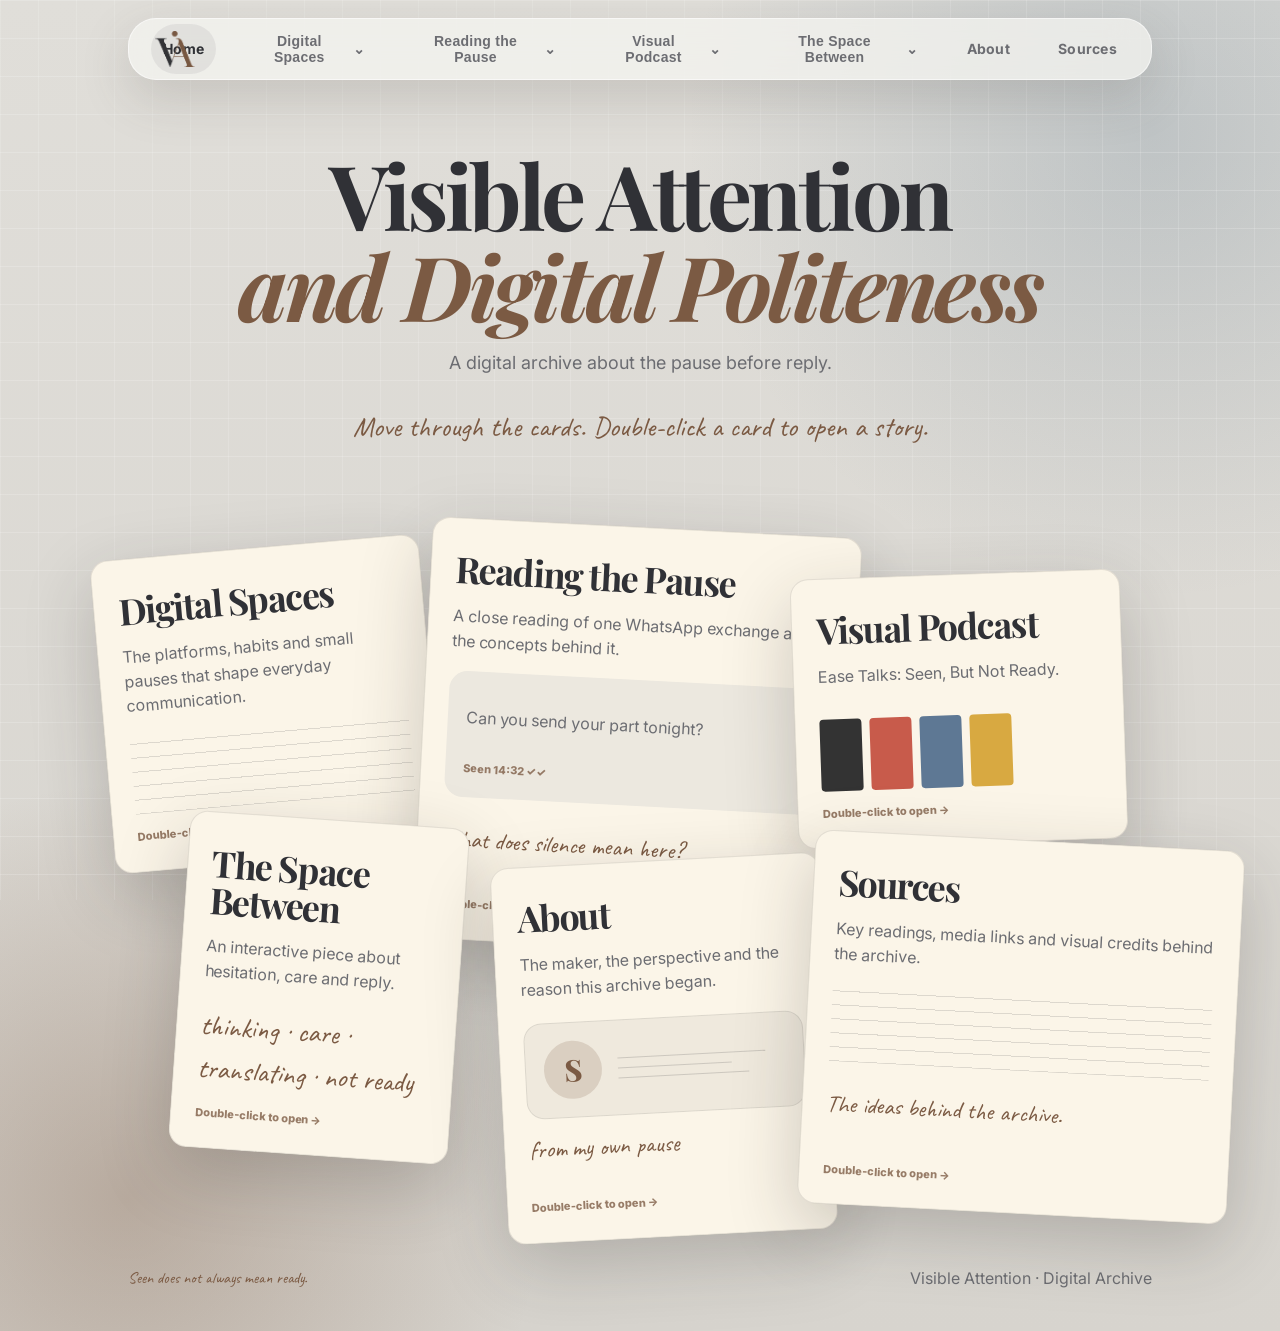
<file: index.html>
<!doctype html>
<html lang="en">
<head>
  <meta charset="utf-8" />
  <meta name="viewport" content="width=device-width, initial-scale=1" />
  <title>Home | Visible Attention</title>
  <link rel="preconnect" href="https://fonts.googleapis.com">
  <link rel="preconnect" href="https://fonts.gstatic.com" crossorigin>
  <link href="https://fonts.googleapis.com/css2?family=Caveat:wght@400;600;700&family=Inter:wght@300;400;500;600;700;800&family=Playfair+Display:ital,wght@0,600;0,700;1,600;1,700&display=swap" rel="stylesheet">
  <link rel="stylesheet" href="assets/css/styles.css" />
</head>
<body data-page="index.html">
  <header class="site-header">
    <nav class="capsule-nav" aria-label="Main navigation">
      <a class="mini-brand" href="index.html" aria-label="Visible Attention home"><img src="assets/img/va-logo.png" alt="Visible Attention logo"></a>
      <a class="nav-parent active" href="index.html">Home</a>
<div class="nav-group ">
                <button class="nav-parent" type="button" aria-expanded="false">Digital Spaces<span>⌄</span></button>
                <div class="dropdown"><a href="personal-map.html" class="drop-item ">Digital Map</a><a href="personal-logs.html" class="drop-item ">Everyday Moments</a><a href="personal-noticed.html" class="drop-item ">Lingering Thoughts</a></div>
              </div>
<div class="nav-group ">
                <button class="nav-parent" type="button" aria-expanded="false">Reading the Pause<span>⌄</span></button>
                <div class="dropdown"><a href="concept-analysis.html" class="drop-item ">Close Reading</a><a href="concept-cards.html" class="drop-item ">Concept Cards</a></div>
              </div>
<div class="nav-group ">
                <button class="nav-parent" type="button" aria-expanded="false">Visual Podcast<span>⌄</span></button>
                <div class="dropdown"><a href="group-video.html" class="drop-item ">Watch the Podcast</a><a href="group-process.html" class="drop-item ">Making the Podcast</a><a href="group-reflection.html" class="drop-item ">My Role & Reflection</a></div>
              </div>
<div class="nav-group ">
                <button class="nav-parent" type="button" aria-expanded="false">The Space Between<span>⌄</span></button>
                <div class="dropdown"><a href="interactive-space.html" class="drop-item ">Interactive Piece</a><a href="interactive-feedback.html" class="drop-item ">Leave a Thought</a></div>
              </div>
<a class="nav-parent " href="about.html">About</a>
<a class="nav-parent " href="references.html">Sources</a>
    </nav>
  </header>


<main class="home-desk">
  <section class="archive-hero">
    <h1>Visible Attention<br><em>and Digital Politeness</em></h1>
    <p class="hero-line">A digital archive about the pause before reply.</p>
    <p class="handwritten intro-note">Move through the cards. Double-click a card to open a story.</p>
  </section>

  <section class="postcard-stage home-six-cards" aria-label="Draggable postcard homepage">
    <article class="postcard title-card draggable" style="left: 8%; top: 9%; transform: rotate(-5deg);" data-link="personal-map.html" tabindex="0" role="link" aria-label="Open Digital Spaces">
      <h2>Digital Spaces</h2>
      <p>The platforms, habits and small pauses that shape everyday communication.</p>
      <div class="postcard-image lines"></div>
      <small>Double-click to open →</small>
    </article>

    <article class="postcard large draggable" style="left: 33%; top: 6%; transform: rotate(3deg);" data-link="concept-analysis.html" tabindex="0" role="link" aria-label="Open Reading the Pause">
      <h2>Reading the Pause</h2>
      <p>A close reading of one WhatsApp exchange and the concepts behind it.</p>
      <div class="chat-fragment">
        <p>Can you send your part tonight?</p>
        <small>Seen 14:32 ✓✓</small>
      </div>
      <p class="handwritten card-note">What does silence mean here?</p>
      <small>Double-click to open →</small>
    </article>

    <article class="postcard draggable" style="left: 62%; top: 13%; transform: rotate(-2deg);" data-link="group-video.html" tabindex="0" role="link" aria-label="Open Visual Podcast">
      <h2>Visual Podcast</h2>
      <p>Ease Talks: Seen, But Not Ready.</p>
      <div class="film-strip"><i></i><i></i><i></i><i></i></div>
      <small>Double-click to open →</small>
    </article>

    <article class="postcard small draggable" style="left: 14%; top: 49%; transform: rotate(4deg);" data-link="interactive-space.html" tabindex="0" role="link" aria-label="Open The Space Between">
      <h2>The Space Between</h2>
      <p>An interactive piece about hesitation, care and reply.</p>
      <div class="floating-words">thinking · care · translating · not ready</div>
      <small>Double-click to open →</small>
    </article>

    <article class="postcard draggable about-home-card" style="left: 39%; top: 55%; transform: rotate(-3deg);" data-link="about.html" tabindex="0" role="link" aria-label="Open About">
      <h2>About</h2>
      <p>The maker, the perspective and the reason this archive began.</p>
      <div class="about-sketch-card">
        <div class="about-avatar">S</div>
        <div class="about-lines">
          <i></i><i></i><i></i>
        </div>
      </div>
      <p class="handwritten card-note">from my own pause</p>
      <small>Double-click to open →</small>
    </article>

    <article class="postcard wide draggable" style="left: 63%; top: 52%; transform: rotate(3deg);" data-link="references.html" tabindex="0" role="link" aria-label="Open Sources">
      <h2>Sources</h2>
      <p>Key readings, media links and visual credits behind the archive.</p>
      <div class="reference-lines"></div>
      <p class="handwritten card-note">The ideas behind the archive.</p>
      <small>Double-click to open →</small>
    </article>
  </section>
</main>


  <footer class="site-footer">
    <span class="handwritten">Seen does not always mean ready.</span>
    <span>Visible Attention · Digital Archive</span>
  </footer>
  <script src="assets/js/main.js"></script>
</body>
</html>
</file>
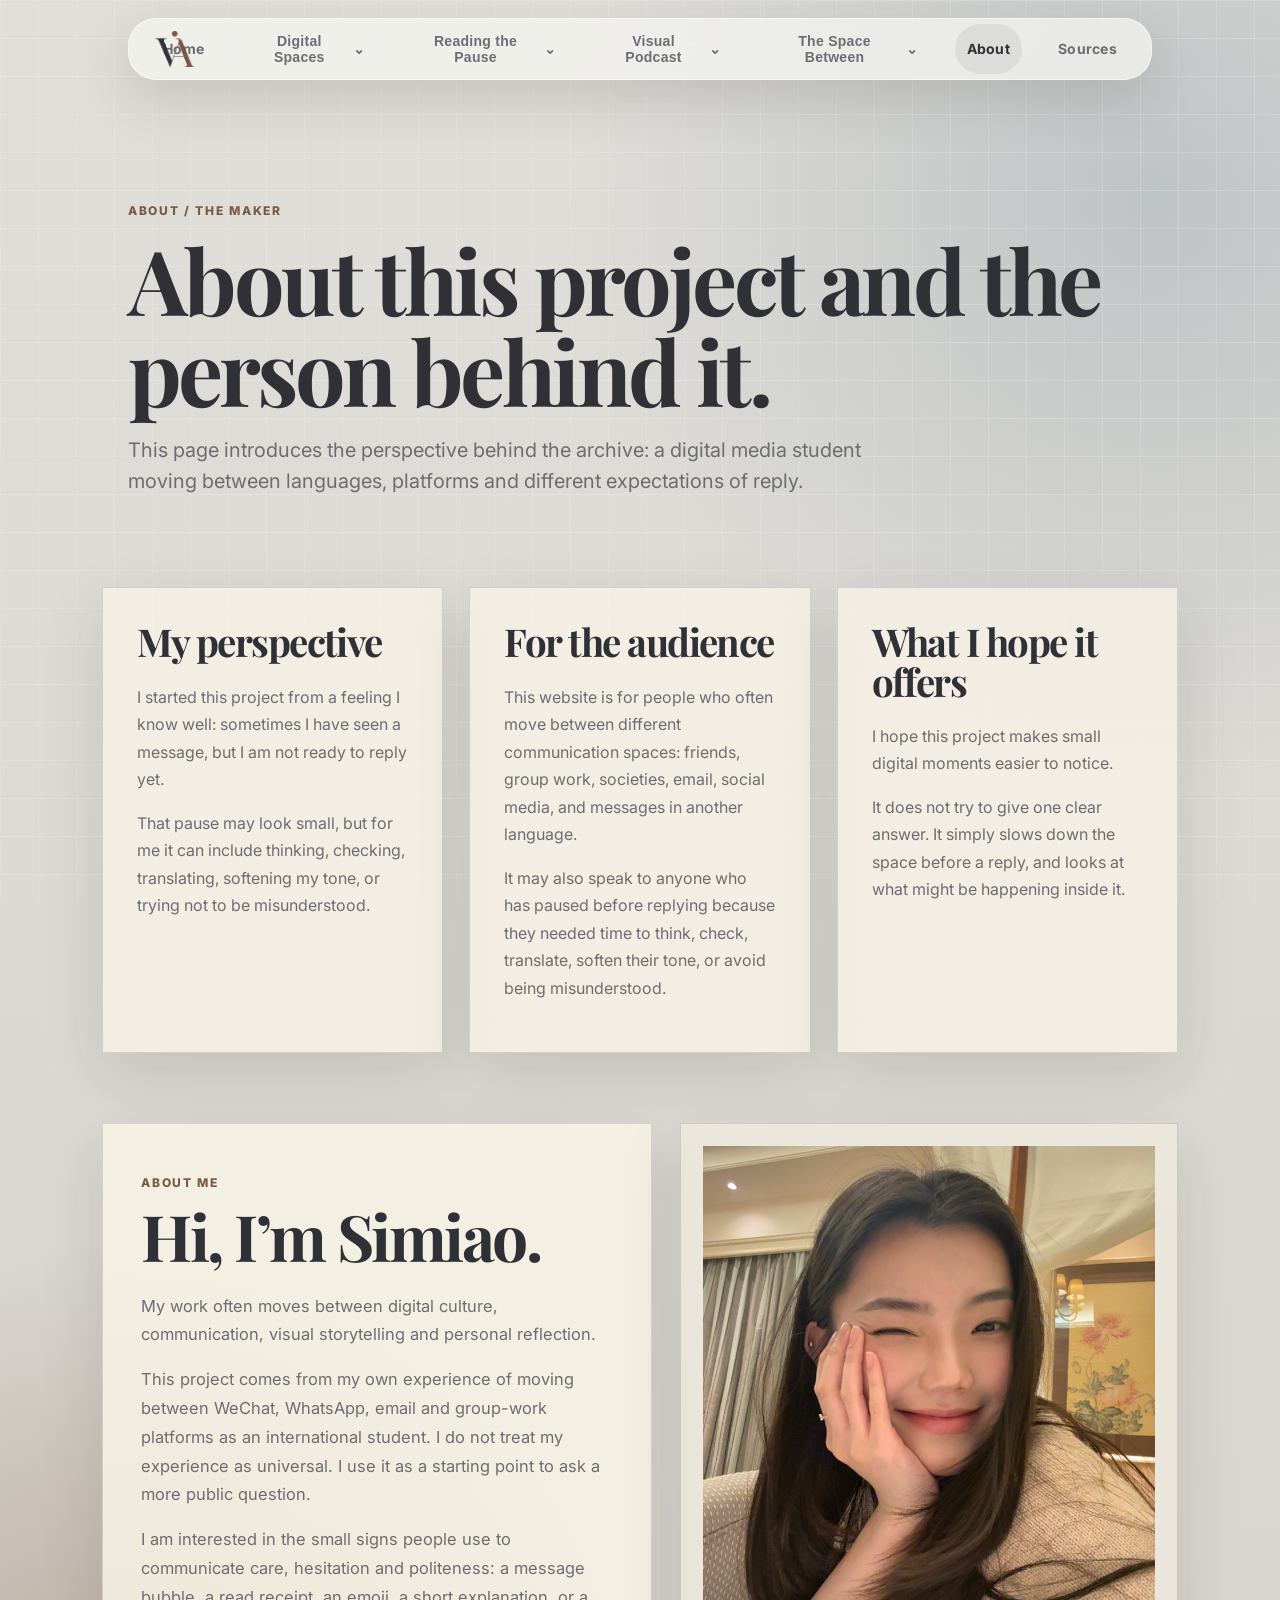
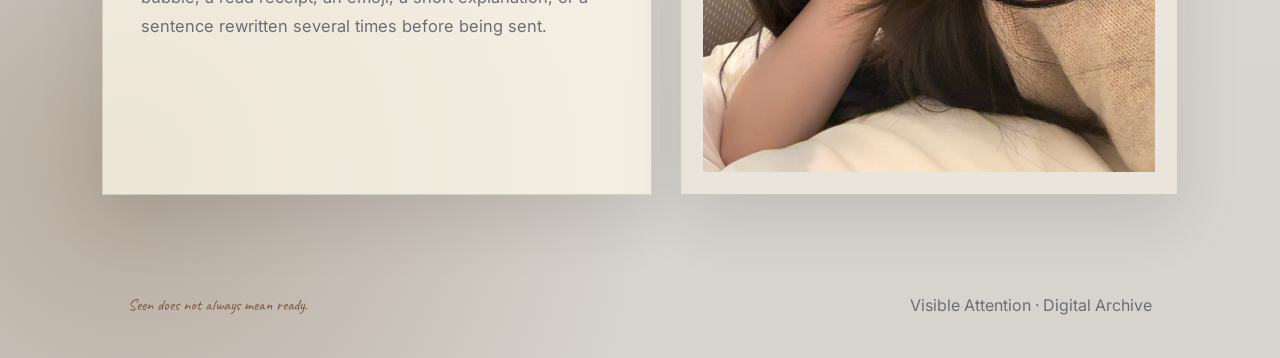
<file: about.html>
<!doctype html>
<html lang="en">
<head>
  <meta charset="utf-8" />
  <meta name="viewport" content="width=device-width, initial-scale=1" />
  <title>About | Visible Attention</title>
  <link rel="preconnect" href="https://fonts.googleapis.com">
  <link rel="preconnect" href="https://fonts.gstatic.com" crossorigin>
  <link href="https://fonts.googleapis.com/css2?family=Caveat:wght@400;600;700&family=Inter:wght@300;400;500;600;700;800&family=Playfair+Display:ital,wght@0,600;0,700;1,600;1,700&display=swap" rel="stylesheet">
  <link rel="stylesheet" href="assets/css/styles.css" />
</head>
<body data-page="references.html">
  <header class="site-header">
    <nav class="capsule-nav" aria-label="Main navigation">
      <a class="mini-brand" href="index.html" aria-label="Visible Attention home"><img src="assets/img/va-logo.png" alt="Visible Attention logo"></a>
      <a class="nav-parent " href="index.html">Home</a>
<div class="nav-group ">
                <button class="nav-parent" type="button" aria-expanded="false">Digital Spaces<span>⌄</span></button>
                <div class="dropdown"><a href="personal-map.html" class="drop-item ">Digital Map</a><a href="personal-logs.html" class="drop-item ">Everyday Moments</a><a href="personal-noticed.html" class="drop-item ">Lingering Thoughts</a></div>
              </div>
<div class="nav-group ">
                <button class="nav-parent" type="button" aria-expanded="false">Reading the Pause<span>⌄</span></button>
                <div class="dropdown"><a href="concept-analysis.html" class="drop-item ">Close Reading</a><a href="concept-cards.html" class="drop-item ">Concept Cards</a></div>
              </div>
<div class="nav-group ">
                <button class="nav-parent" type="button" aria-expanded="false">Visual Podcast<span>⌄</span></button>
                <div class="dropdown"><a href="group-video.html" class="drop-item ">Watch the Podcast</a><a href="group-process.html" class="drop-item ">Making the Podcast</a><a href="group-reflection.html" class="drop-item ">My Role & Reflection</a></div>
              </div>
<div class="nav-group ">
                <button class="nav-parent" type="button" aria-expanded="false">The Space Between<span>⌄</span></button>
                <div class="dropdown"><a href="interactive-space.html" class="drop-item ">Interactive Piece</a><a href="interactive-feedback.html" class="drop-item ">Leave a Thought</a></div>
              </div>
<a class="nav-parent active" href="about.html">About</a>
<a class="nav-parent " href="references.html">Sources</a>
    </nav>
  </header>



<main>
  <section class="subpage-cover about-cover">
    <p class="kicker">About / The Maker</p>
    <h1>About this project and the person behind it.</h1>
    <p class="cover-copy">This page introduces the perspective behind the archive: a digital media student moving between languages, platforms and different expectations of reply.</p>
  </section>

  <section class="about-card-row">
    <article class="about-mini-card">
      <h2>My perspective</h2>
      <p>I started this project from a feeling I know well: sometimes I have seen a message, but I am not ready to reply yet.</p>
      <p>That pause may look small, but for me it can include thinking, checking, translating, softening my tone, or trying not to be misunderstood.</p>
    </article>

    <article class="about-mini-card">
      <h2>For the audience</h2>
      <p>This website is for people who often move between different communication spaces: friends, group work, societies, email, social media, and messages in another language.</p>
      <p>It may also speak to anyone who has paused before replying because they needed time to think, check, translate, soften their tone, or avoid being misunderstood.</p>
    </article>

    <article class="about-mini-card">
      <h2>What I hope it offers</h2>
      <p>I hope this project makes small digital moments easier to notice.</p>
      <p>It does not try to give one clear answer. It simply slows down the space before a reply, and looks at what might be happening inside it.</p>
    </article>
  </section>

  <section class="about-me-feature">
    <article class="about-me-text">
      <p class="kicker">About me</p>
      <h2>Hi, I’m Simiao.</h2>
      <p>My work often moves between digital culture, communication, visual storytelling and personal reflection.</p>
      <p>This project comes from my own experience of moving between WeChat, WhatsApp, email and group-work platforms as an international student. I do not treat my experience as universal. I use it as a starting point to ask a more public question.</p>
      <p>I am interested in the small signs people use to communicate care, hesitation and politeness: a message bubble, a read receipt, an emoji, a short explanation, or a sentence rewritten several times before being sent.</p>
    </article>

<aside class="about-photo-placeholder">
  <img src="assets/img/m.png" alt="Portrait of Simiao" class="about-photo">
</aside>
  </section>

</main>



  <footer class="site-footer">
    <span class="handwritten">Seen does not always mean ready.</span>
    <span>Visible Attention · Digital Archive</span>
  </footer>
  <script src="assets/js/main.js"></script>
</body>
</html>
</file>
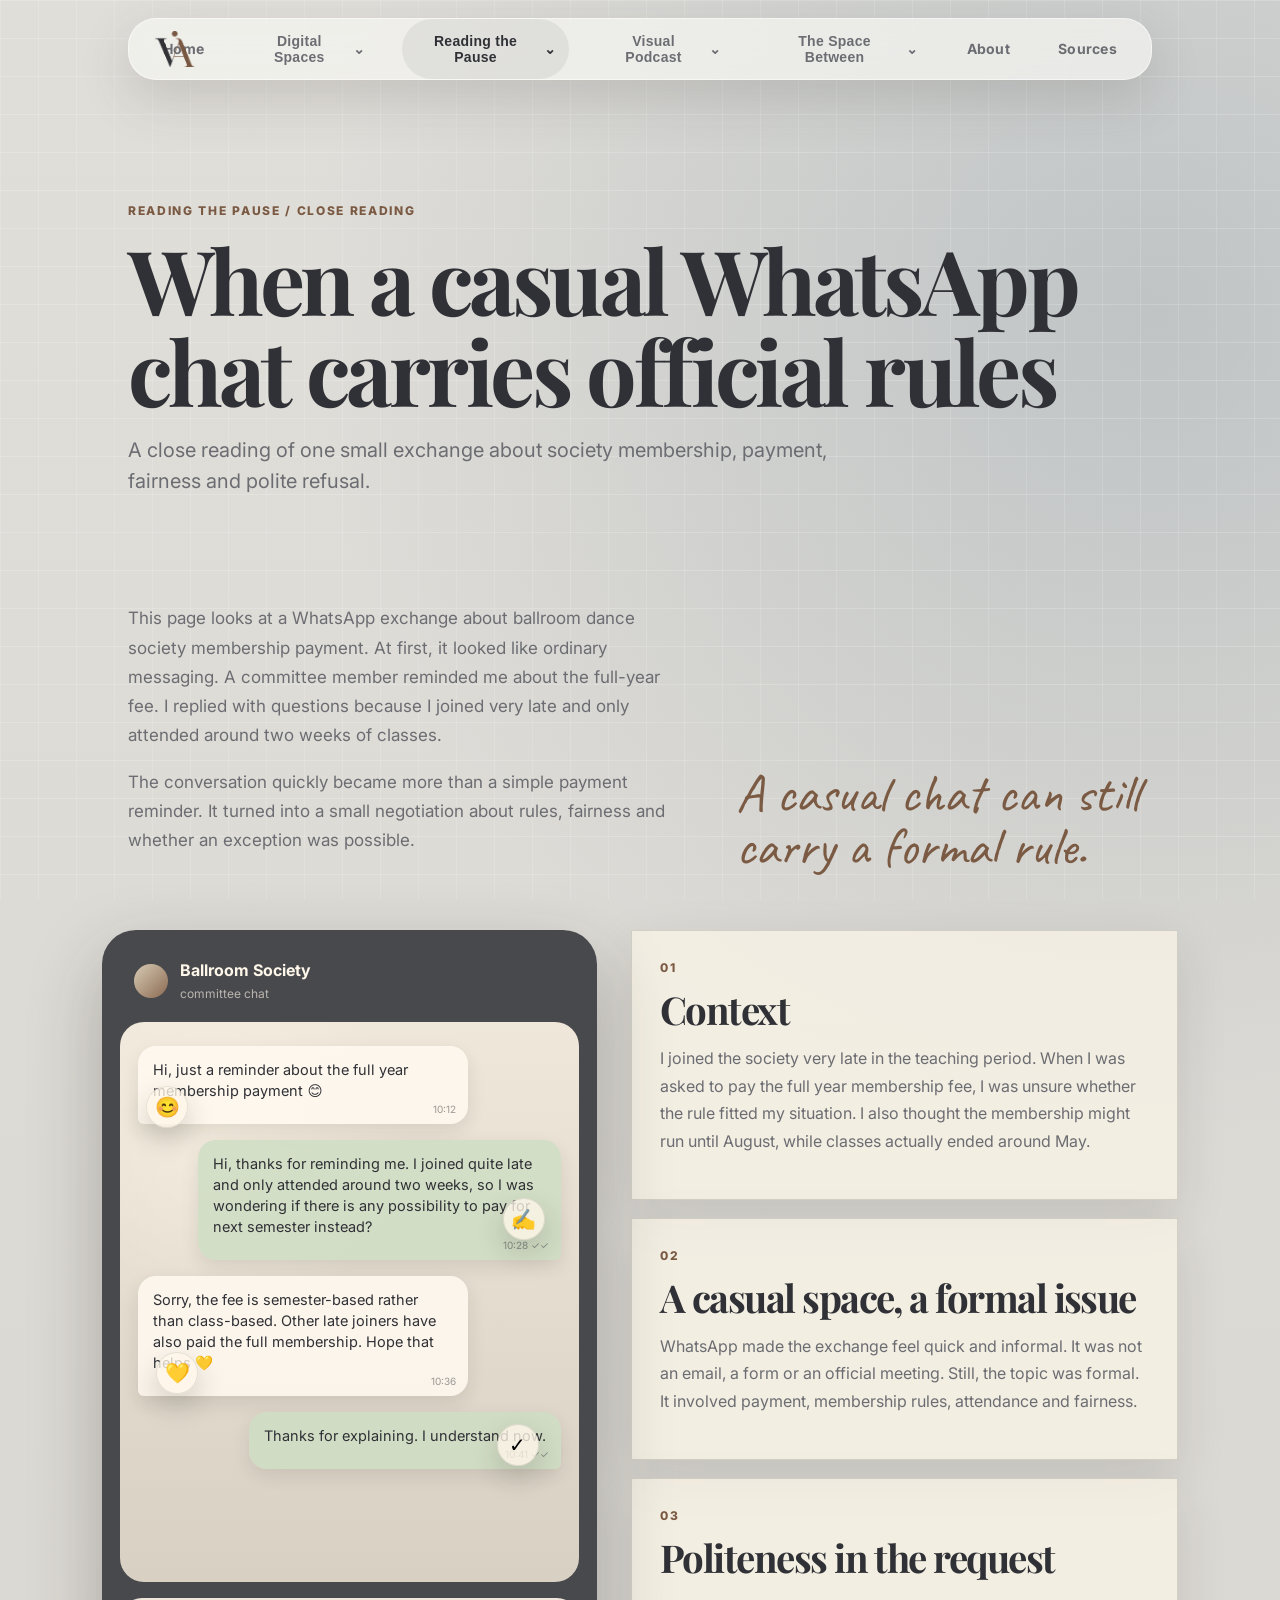
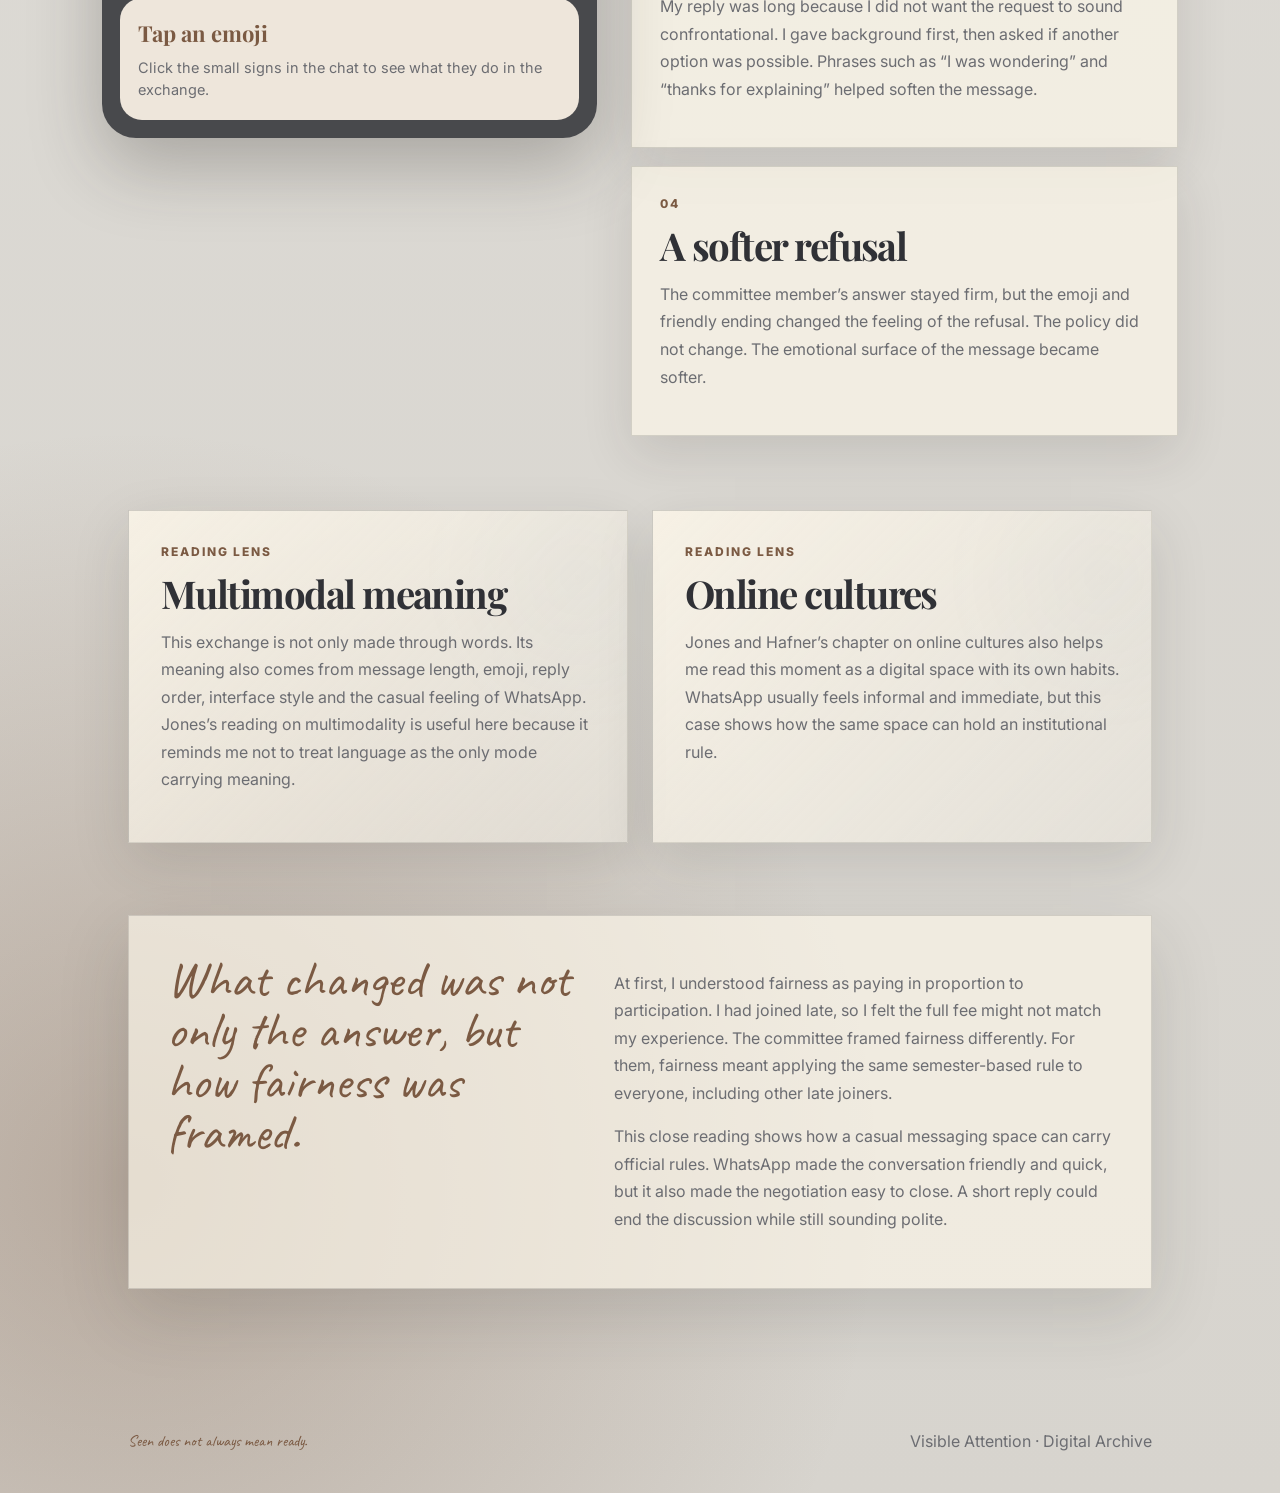
<file: concept-analysis.html>
<!doctype html>
<html lang="en">
<head>
  <meta charset="utf-8" />
  <meta name="viewport" content="width=device-width, initial-scale=1" />
  <title>Close Analysis | Visible Attention</title>
  <link rel="preconnect" href="https://fonts.googleapis.com">
  <link rel="preconnect" href="https://fonts.gstatic.com" crossorigin>
  <link href="https://fonts.googleapis.com/css2?family=Caveat:wght@400;600;700&family=Inter:wght@300;400;500;600;700;800&family=Playfair+Display:ital,wght@0,600;0,700;1,600;1,700&display=swap" rel="stylesheet">
  <link rel="stylesheet" href="assets/css/styles.css" />
</head>
<body data-page="concept-analysis.html">
  <header class="site-header">
    <nav class="capsule-nav" aria-label="Main navigation">
      <a class="mini-brand" href="index.html" aria-label="Visible Attention home"><img src="assets/img/va-logo.png" alt="Visible Attention logo"></a>
      <a class="nav-parent " href="index.html">Home</a>
<div class="nav-group ">
                <button class="nav-parent" type="button" aria-expanded="false">Digital Spaces<span>⌄</span></button>
                <div class="dropdown"><a href="personal-map.html" class="drop-item ">Digital Map</a><a href="personal-logs.html" class="drop-item ">Everyday Moments</a><a href="personal-noticed.html" class="drop-item ">Lingering Thoughts</a></div>
              </div>
<div class="nav-group active">
                <button class="nav-parent" type="button" aria-expanded="false">Reading the Pause<span>⌄</span></button>
                <div class="dropdown"><a href="concept-analysis.html" class="drop-item active">Close Reading</a><a href="concept-cards.html" class="drop-item ">Concept Cards</a></div>
              </div>
<div class="nav-group ">
                <button class="nav-parent" type="button" aria-expanded="false">Visual Podcast<span>⌄</span></button>
                <div class="dropdown"><a href="group-video.html" class="drop-item ">Watch the Podcast</a><a href="group-process.html" class="drop-item ">Making the Podcast</a><a href="group-reflection.html" class="drop-item ">My Role & Reflection</a></div>
              </div>
<div class="nav-group ">
                <button class="nav-parent" type="button" aria-expanded="false">The Space Between<span>⌄</span></button>
                <div class="dropdown"><a href="interactive-space.html" class="drop-item ">Interactive Piece</a><a href="interactive-feedback.html" class="drop-item ">Leave a Thought</a></div>
              </div>
<a class="nav-parent " href="about.html">About</a>
<a class="nav-parent " href="references.html">Sources</a>
    </nav>
  </header>


<main>
  <section class="subpage-cover close-reading-cover">
    <p class="kicker">Reading the Pause / Close Reading</p>
    <h1>When a casual WhatsApp chat carries official rules</h1>
    <p class="cover-copy">A close reading of one small exchange about society membership, payment, fairness and polite refusal.</p>
  </section>

  <section class="close-reading-intro">
    <div>
      <p>This page looks at a WhatsApp exchange about ballroom dance society membership payment. At first, it looked like ordinary messaging. A committee member reminded me about the full-year fee. I replied with questions because I joined very late and only attended around two weeks of classes.</p>
      <p>The conversation quickly became more than a simple payment reminder. It turned into a small negotiation about rules, fairness and whether an exception was possible.</p>
    </div>
    <p class="handwritten">A casual chat can still carry a formal rule.</p>
  </section>

  <section class="whatsapp-reading-board" aria-label="WhatsApp close reading board">
    <div class="phone-frame">
      <div class="phone-top">
        <span class="phone-dot"></span>
        <div>
          <strong>Ballroom Society</strong>
          <small>committee chat</small>
        </div>
      </div>

      <div class="chat-area">
        <div class="bubble other">
          Hi, just a reminder about the full year membership payment 😊
          <span class="bubble-time">10:12</span>
        </div>

        <div class="bubble me long">
          Hi, thanks for reminding me. I joined quite late and only attended around two weeks, so I was wondering if there is any possibility to pay for next semester instead?
          <span class="bubble-time">10:28 ✓✓</span>
        </div>

        <div class="bubble other">
          Sorry, the fee is semester-based rather than class-based. Other late joiners have also paid the full membership. Hope that helps 💛
          <span class="bubble-time">10:36</span>
        </div>

        <div class="bubble me">
          Thanks for explaining. I understand now.
          <span class="bubble-time">10:41 ✓✓</span>
        </div>

        <button class="emoji-pop e1" data-note="The emoji softens the reminder. The message still asks for payment, but the tone feels less cold.">😊</button>
        <button class="emoji-pop e2" data-note="The long reply shows that the request is careful. I give context first, then ask for another option.">✍️</button>
        <button class="emoji-pop e3" data-note="The heart emoji and friendly ending make the refusal feel polite, even though the rule does not change.">💛</button>
        <button class="emoji-pop e4" data-note="The final reply closes the negotiation without making the relationship awkward.">✓</button>
      </div>

      <div class="emoji-note" aria-live="polite">
        <strong>Tap an emoji</strong>
        <p>Click the small signs in the chat to see what they do in the exchange.</p>
      </div>
    </div>

    <aside class="reading-notes">
      <article>
        <span>01</span>
        <h2>Context</h2>
        <p>I joined the society very late in the teaching period. When I was asked to pay the full year membership fee, I was unsure whether the rule fitted my situation. I also thought the membership might run until August, while classes actually ended around May.</p>
      </article>

      <article>
        <span>02</span>
        <h2>A casual space, a formal issue</h2>
        <p>WhatsApp made the exchange feel quick and informal. It was not an email, a form or an official meeting. Still, the topic was formal. It involved payment, membership rules, attendance and fairness.</p>
      </article>

      <article>
        <span>03</span>
        <h2>Politeness in the request</h2>
        <p>My reply was long because I did not want the request to sound confrontational. I gave background first, then asked if another option was possible. Phrases such as “I was wondering” and “thanks for explaining” helped soften the message.</p>
      </article>

      <article>
        <span>04</span>
        <h2>A softer refusal</h2>
        <p>The committee member’s answer stayed firm, but the emoji and friendly ending changed the feeling of the refusal. The policy did not change. The emotional surface of the message became softer.</p>
      </article>
    </aside>
  </section>

  <section class="close-reading-theory">
    <div class="theory-card">
      <span>Reading lens</span>
      <h2>Multimodal meaning</h2>
      <p>This exchange is not only made through words. Its meaning also comes from message length, emoji, reply order, interface style and the casual feeling of WhatsApp. Jones’s reading on multimodality is useful here because it reminds me not to treat language as the only mode carrying meaning.</p>
    </div>

    <div class="theory-card">
      <span>Reading lens</span>
      <h2>Online cultures</h2>
      <p>Jones and Hafner’s chapter on online cultures also helps me read this moment as a digital space with its own habits. WhatsApp usually feels informal and immediate, but this case shows how the same space can hold an institutional rule.</p>
    </div>
  </section>

  <section class="close-reading-ending">
    <p class="handwritten">What changed was not only the answer, but how fairness was framed.</p>
    <div>
      <p>At first, I understood fairness as paying in proportion to participation. I had joined late, so I felt the full fee might not match my experience. The committee framed fairness differently. For them, fairness meant applying the same semester-based rule to everyone, including other late joiners.</p>
      <p>This close reading shows how a casual messaging space can carry official rules. WhatsApp made the conversation friendly and quick, but it also made the negotiation easy to close. A short reply could end the discussion while still sounding polite.</p>
    </div>
  </section>
</main>


  <footer class="site-footer">
    <span class="handwritten">Seen does not always mean ready.</span>
    <span>Visible Attention · Digital Archive</span>
  </footer>
  <script src="assets/js/main.js"></script>
</body>
</html>
</file>
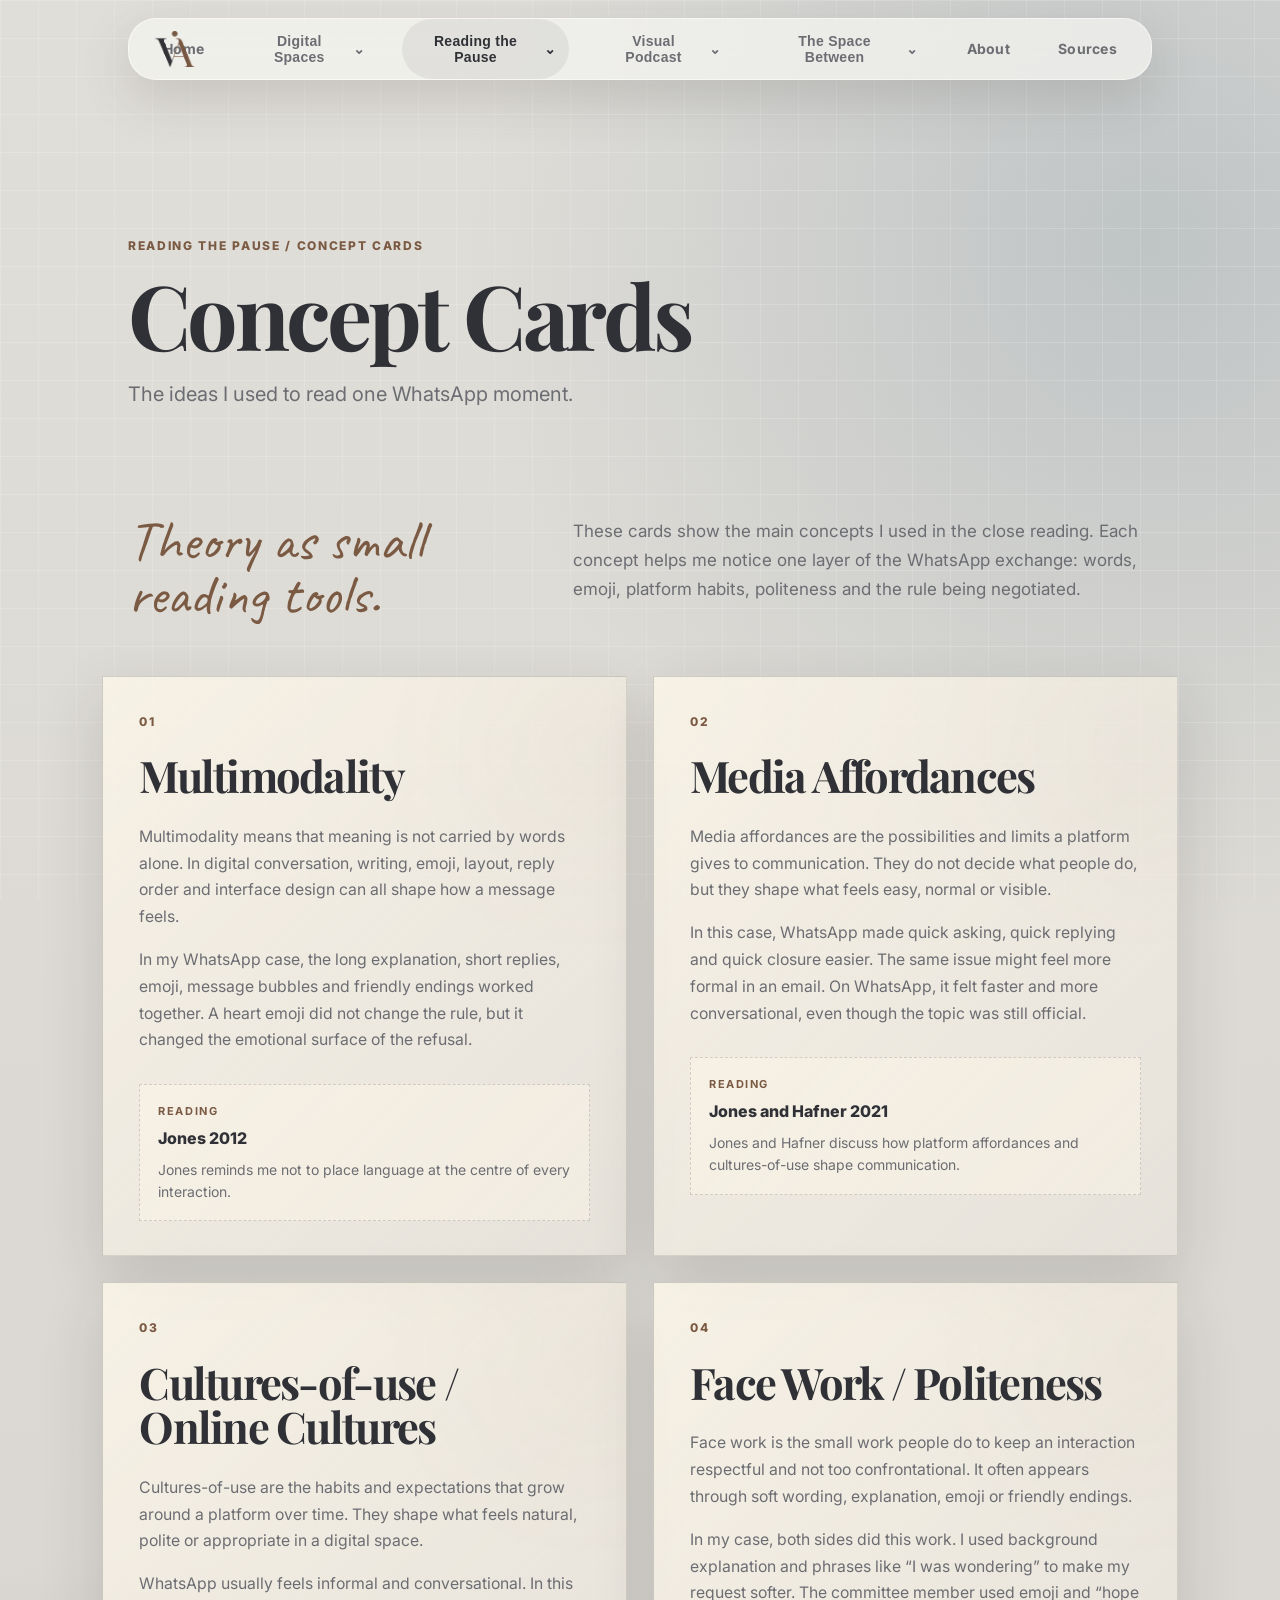
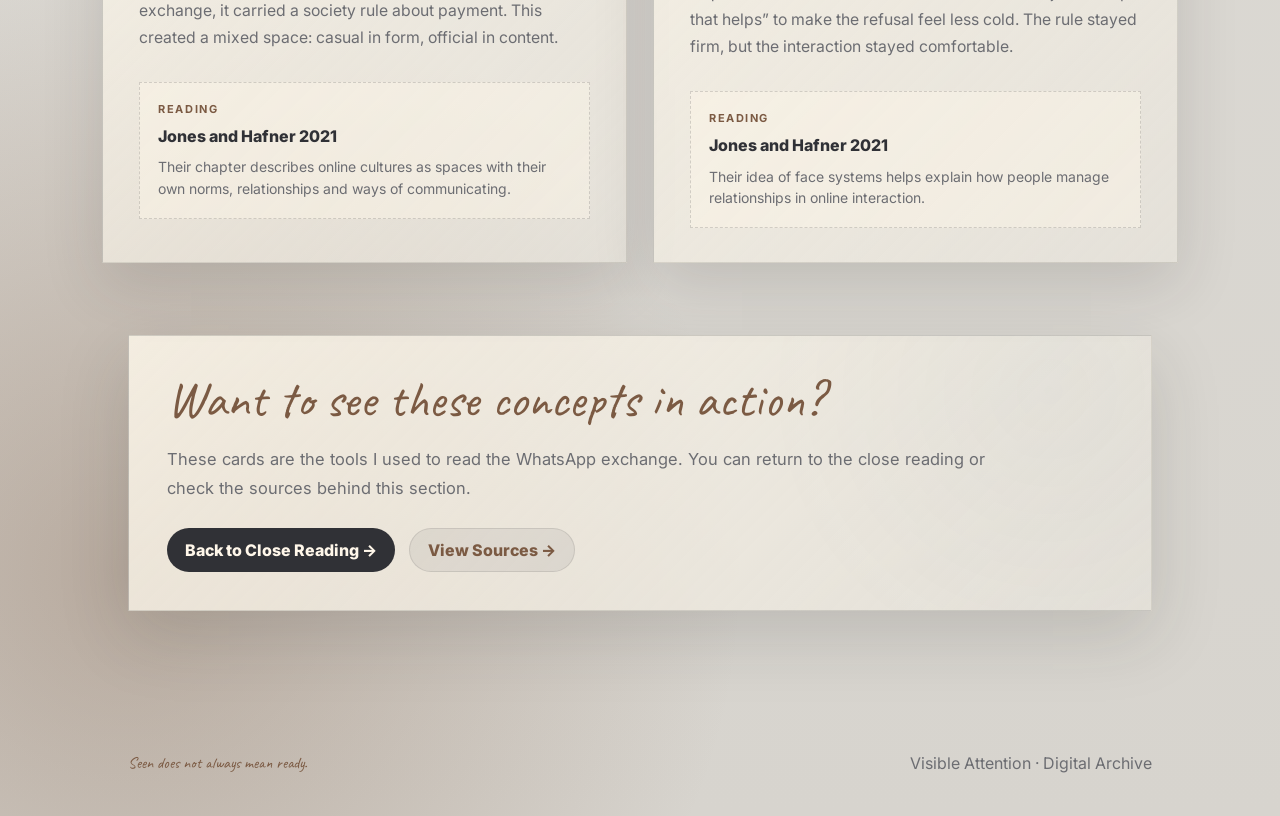
<file: concept-cards.html>
<!doctype html>
<html lang="en">
<head>
  <meta charset="utf-8" />
  <meta name="viewport" content="width=device-width, initial-scale=1" />
  <title>Concept Cards | Visible Attention</title>
  <link rel="preconnect" href="https://fonts.googleapis.com">
  <link rel="preconnect" href="https://fonts.gstatic.com" crossorigin>
  <link href="https://fonts.googleapis.com/css2?family=Caveat:wght@400;600;700&family=Inter:wght@300;400;500;600;700;800&family=Playfair+Display:ital,wght@0,600;0,700;1,600;1,700&display=swap" rel="stylesheet">
  <link rel="stylesheet" href="assets/css/styles.css" />
</head>
<body data-page="concept-cards.html">
  <header class="site-header">
    <nav class="capsule-nav" aria-label="Main navigation">
      <a class="mini-brand" href="index.html" aria-label="Visible Attention home"><img src="assets/img/va-logo.png" alt="Visible Attention logo"></a>
      <a class="nav-parent " href="index.html">Home</a>
<div class="nav-group ">
                <button class="nav-parent" type="button" aria-expanded="false">Digital Spaces<span>⌄</span></button>
                <div class="dropdown"><a href="personal-map.html" class="drop-item ">Digital Map</a><a href="personal-logs.html" class="drop-item ">Everyday Moments</a><a href="personal-noticed.html" class="drop-item ">Lingering Thoughts</a></div>
              </div>
<div class="nav-group active">
                <button class="nav-parent" type="button" aria-expanded="false">Reading the Pause<span>⌄</span></button>
                <div class="dropdown"><a href="concept-analysis.html" class="drop-item ">Close Reading</a><a href="concept-cards.html" class="drop-item active">Concept Cards</a></div>
              </div>
<div class="nav-group ">
                <button class="nav-parent" type="button" aria-expanded="false">Visual Podcast<span>⌄</span></button>
                <div class="dropdown"><a href="group-video.html" class="drop-item ">Watch the Podcast</a><a href="group-process.html" class="drop-item ">Making the Podcast</a><a href="group-reflection.html" class="drop-item ">My Role & Reflection</a></div>
              </div>
<div class="nav-group ">
                <button class="nav-parent" type="button" aria-expanded="false">The Space Between<span>⌄</span></button>
                <div class="dropdown"><a href="interactive-space.html" class="drop-item ">Interactive Piece</a><a href="interactive-feedback.html" class="drop-item ">Leave a Thought</a></div>
              </div>
<a class="nav-parent " href="about.html">About</a>
<a class="nav-parent " href="references.html">Sources</a>
    </nav>
  </header>


<main>
  <section class="subpage-cover concept-cards-cover">
    <p class="kicker">Reading the Pause / Concept Cards</p>
    <h1>Concept Cards</h1>
    <p class="cover-copy">The ideas I used to read one WhatsApp moment.</p>
  </section>

  <section class="cards-intro">
    <p class="handwritten">Theory as small reading tools.</p>
    <p>These cards show the main concepts I used in the close reading. Each concept helps me notice one layer of the WhatsApp exchange: words, emoji, platform habits, politeness and the rule being negotiated.</p>
  </section>

  <section class="concept-card-grid" aria-label="Concept cards">
    <article class="theory-note-card">
      <div class="card-topline">
        <span>01</span>
      </div>
      <h2>Multimodality</h2>
      <p>Multimodality means that meaning is not carried by words alone. In digital conversation, writing, emoji, layout, reply order and interface design can all shape how a message feels.</p>
      <p>In my WhatsApp case, the long explanation, short replies, emoji, message bubbles and friendly endings worked together. A heart emoji did not change the rule, but it changed the emotional surface of the refusal.</p>
      <div class="reading-label">
        <strong>Reading</strong>
        <span>Jones 2012</span>
        <p>Jones reminds me not to place language at the centre of every interaction.</p>
      </div>
    </article>

    <article class="theory-note-card">
      <div class="card-topline">
        <span>02</span>
      </div>
      <h2>Media Affordances</h2>
      <p>Media affordances are the possibilities and limits a platform gives to communication. They do not decide what people do, but they shape what feels easy, normal or visible.</p>
      <p>In this case, WhatsApp made quick asking, quick replying and quick closure easier. The same issue might feel more formal in an email. On WhatsApp, it felt faster and more conversational, even though the topic was still official.</p>
      <div class="reading-label">
        <strong>Reading</strong>
        <span>Jones and Hafner 2021</span>
        <p>Jones and Hafner discuss how platform affordances and cultures-of-use shape communication.</p>
      </div>
    </article>

    <article class="theory-note-card">
      <div class="card-topline">
        <span>03</span>
      </div>
      <h2>Cultures-of-use / Online Cultures</h2>
      <p>Cultures-of-use are the habits and expectations that grow around a platform over time. They shape what feels natural, polite or appropriate in a digital space.</p>
      <p>WhatsApp usually feels informal and conversational. In this exchange, it carried a society rule about payment. This created a mixed space: casual in form, official in content.</p>
      <div class="reading-label">
        <strong>Reading</strong>
        <span>Jones and Hafner 2021</span>
        <p>Their chapter describes online cultures as spaces with their own norms, relationships and ways of communicating.</p>
      </div>
    </article>

    <article class="theory-note-card">
      <div class="card-topline">
        <span>04</span>
      </div>
      <h2>Face Work / Politeness</h2>
      <p>Face work is the small work people do to keep an interaction respectful and not too confrontational. It often appears through soft wording, explanation, emoji or friendly endings.</p>
      <p>In my case, both sides did this work. I used background explanation and phrases like “I was wondering” to make my request softer. The committee member used emoji and “hope that helps” to make the refusal feel less cold. The rule stayed firm, but the interaction stayed comfortable.</p>
      <div class="reading-label">
        <strong>Reading</strong>
        <span>Jones and Hafner 2021</span>
        <p>Their idea of face systems helps explain how people manage relationships in online interaction.</p>
      </div>
    </article>
  </section>

  <section class="concept-next-links">
    <p class="handwritten">Want to see these concepts in action?</p>
    <p>These cards are the tools I used to read the WhatsApp exchange. You can return to the close reading or check the sources behind this section.</p>
    <div class="reading-actions">
      <a class="primary-link" href="concept-analysis.html">Back to Close Reading →</a>
      <a class="secondary-link" href="references.html">View Sources →</a>
    </div>
  </section>
</main>


  <footer class="site-footer">
    <span class="handwritten">Seen does not always mean ready.</span>
    <span>Visible Attention · Digital Archive</span>
  </footer>
  <script src="assets/js/main.js"></script>
</body>
</html>
</file>
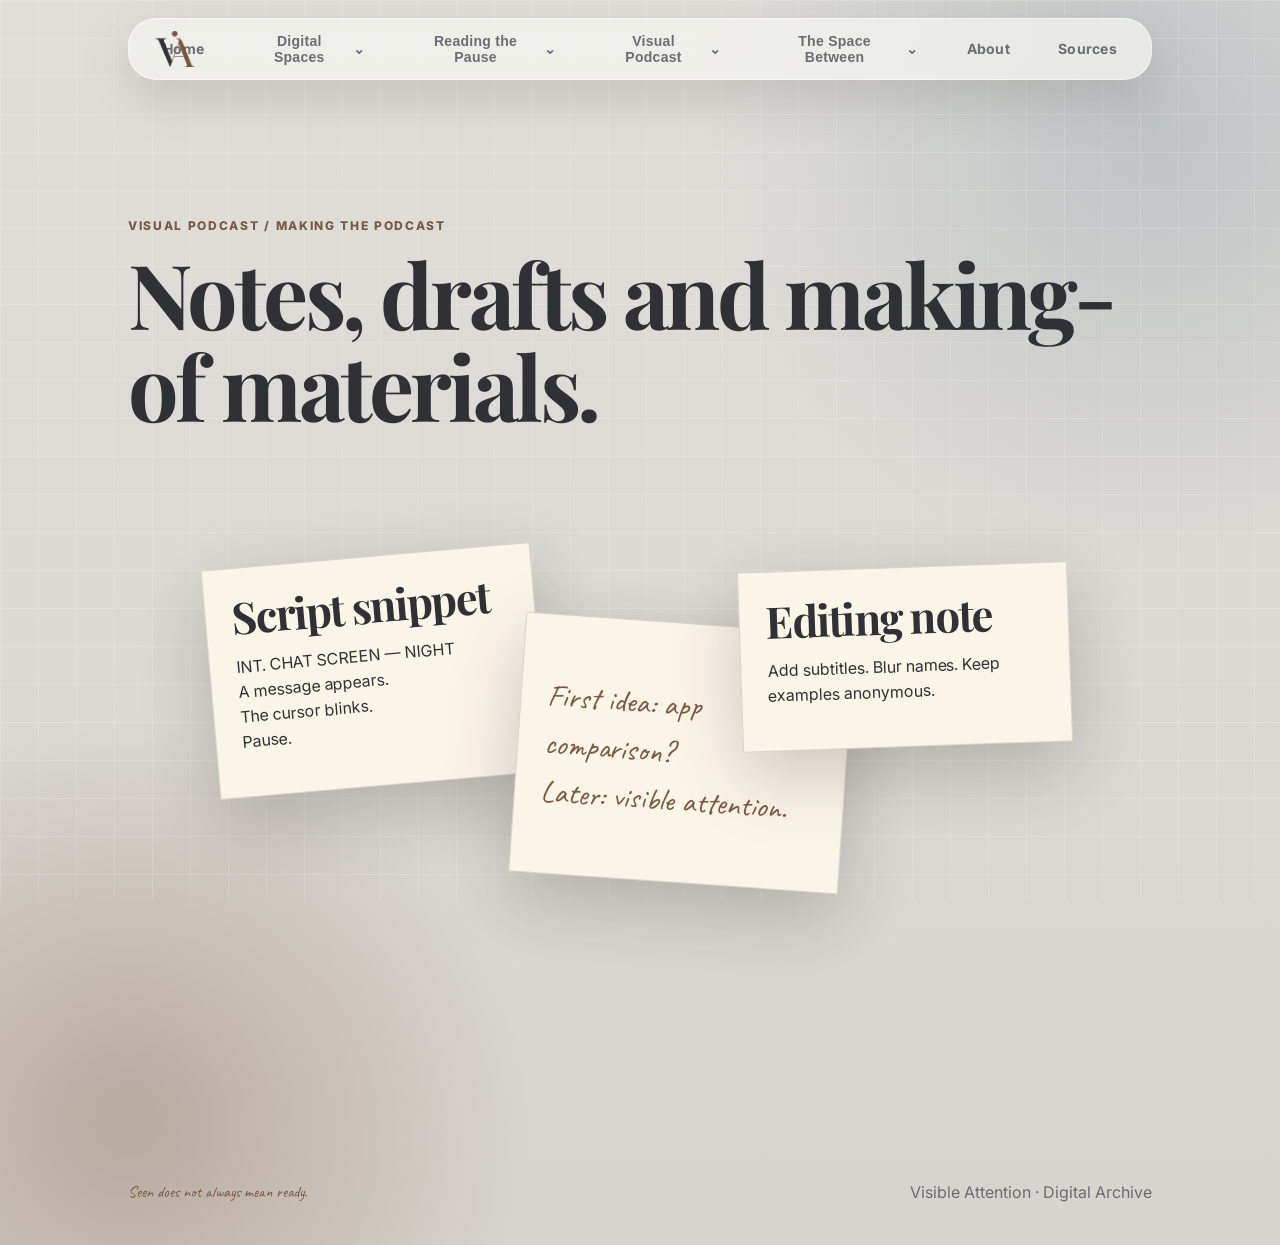
<file: group-behind.html>
<!doctype html>
<html lang="en">
<head>
  <meta charset="utf-8" />
  <meta name="viewport" content="width=device-width, initial-scale=1" />
  <title>Behind the Scenes | Visible Attention</title>
  <link rel="preconnect" href="https://fonts.googleapis.com">
  <link rel="preconnect" href="https://fonts.gstatic.com" crossorigin>
  <link href="https://fonts.googleapis.com/css2?family=Caveat:wght@400;600;700&family=Inter:wght@300;400;500;600;700;800&family=Playfair+Display:ital,wght@0,600;0,700;1,600;1,700&display=swap" rel="stylesheet">
  <link rel="stylesheet" href="assets/css/styles.css" />
</head>
<body data-page="group-behind.html">
  <header class="site-header">
    <nav class="capsule-nav" aria-label="Main navigation">
      <a class="mini-brand" href="index.html" aria-label="Visible Attention home"><img src="assets/img/va-logo.png" alt="Visible Attention logo"></a>
      <a class="nav-parent " href="index.html">Home</a>
<div class="nav-group ">
                <button class="nav-parent" type="button" aria-expanded="false">Digital Spaces<span>⌄</span></button>
                <div class="dropdown"><a href="personal-map.html" class="drop-item ">Digital Map</a><a href="personal-logs.html" class="drop-item ">Everyday Moments</a><a href="personal-noticed.html" class="drop-item ">Lingering Thoughts</a></div>
              </div>
<div class="nav-group ">
                <button class="nav-parent" type="button" aria-expanded="false">Reading the Pause<span>⌄</span></button>
                <div class="dropdown"><a href="concept-analysis.html" class="drop-item ">Close Reading</a><a href="concept-cards.html" class="drop-item ">Concept Cards</a></div>
              </div>
<div class="nav-group ">
                <button class="nav-parent" type="button" aria-expanded="false">Visual Podcast<span>⌄</span></button>
                <div class="dropdown"><a href="group-video.html" class="drop-item ">Watch the Podcast</a><a href="group-process.html" class="drop-item ">Making the Podcast</a><a href="group-reflection.html" class="drop-item ">My Role & Reflection</a></div>
              </div>
<div class="nav-group ">
                <button class="nav-parent" type="button" aria-expanded="false">The Space Between<span>⌄</span></button>
                <div class="dropdown"><a href="interactive-space.html" class="drop-item ">Interactive Piece</a><a href="interactive-feedback.html" class="drop-item ">Leave a Thought</a></div>
              </div>
<a class="nav-parent " href="about.html">About</a>
<a class="nav-parent " href="references.html">Sources</a>
    </nav>
  </header>

<main>
  <section class="subpage-cover">
    <p class="kicker">Visual Podcast / Making the Podcast</p>
    <h1>Notes, drafts and making-of materials.</h1>
  </section>
  <section class="scrap-desk">
    <div class="scrap s-a"><h2>Script snippet</h2><p>INT. CHAT SCREEN — NIGHT<br>A message appears.<br>The cursor blinks.<br>Pause.</p></div>
    <div class="scrap s-b"><p class="handwritten">First idea: app comparison?<br>Later: visible attention.</p></div>
    <div class="scrap s-c"><h2>Editing note</h2><p>Add subtitles. Blur names. Keep examples anonymous.</p></div>
  </section>
</main>

  <footer class="site-footer">
    <span class="handwritten">Seen does not always mean ready.</span>
    <span>Visible Attention · Digital Archive</span>
  </footer>
  <script src="assets/js/main.js"></script>
</body>
</html>
</file>
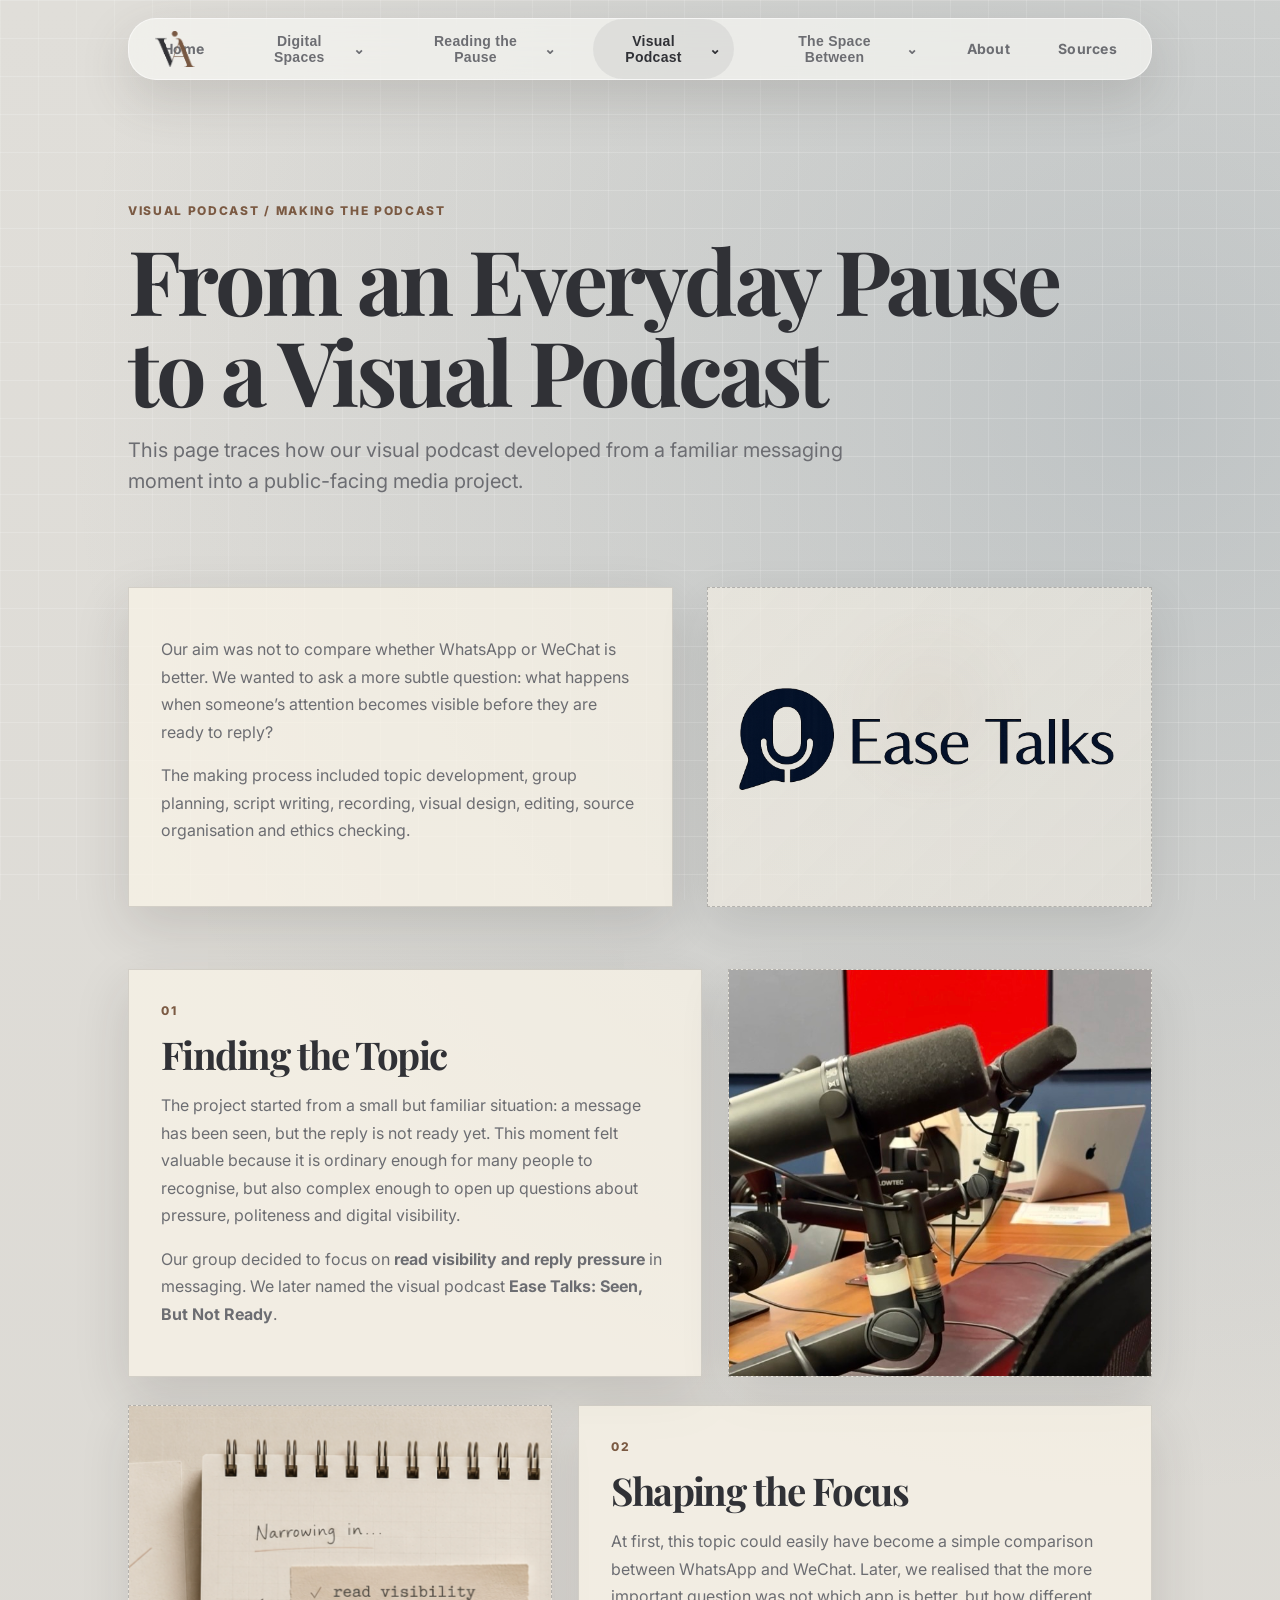
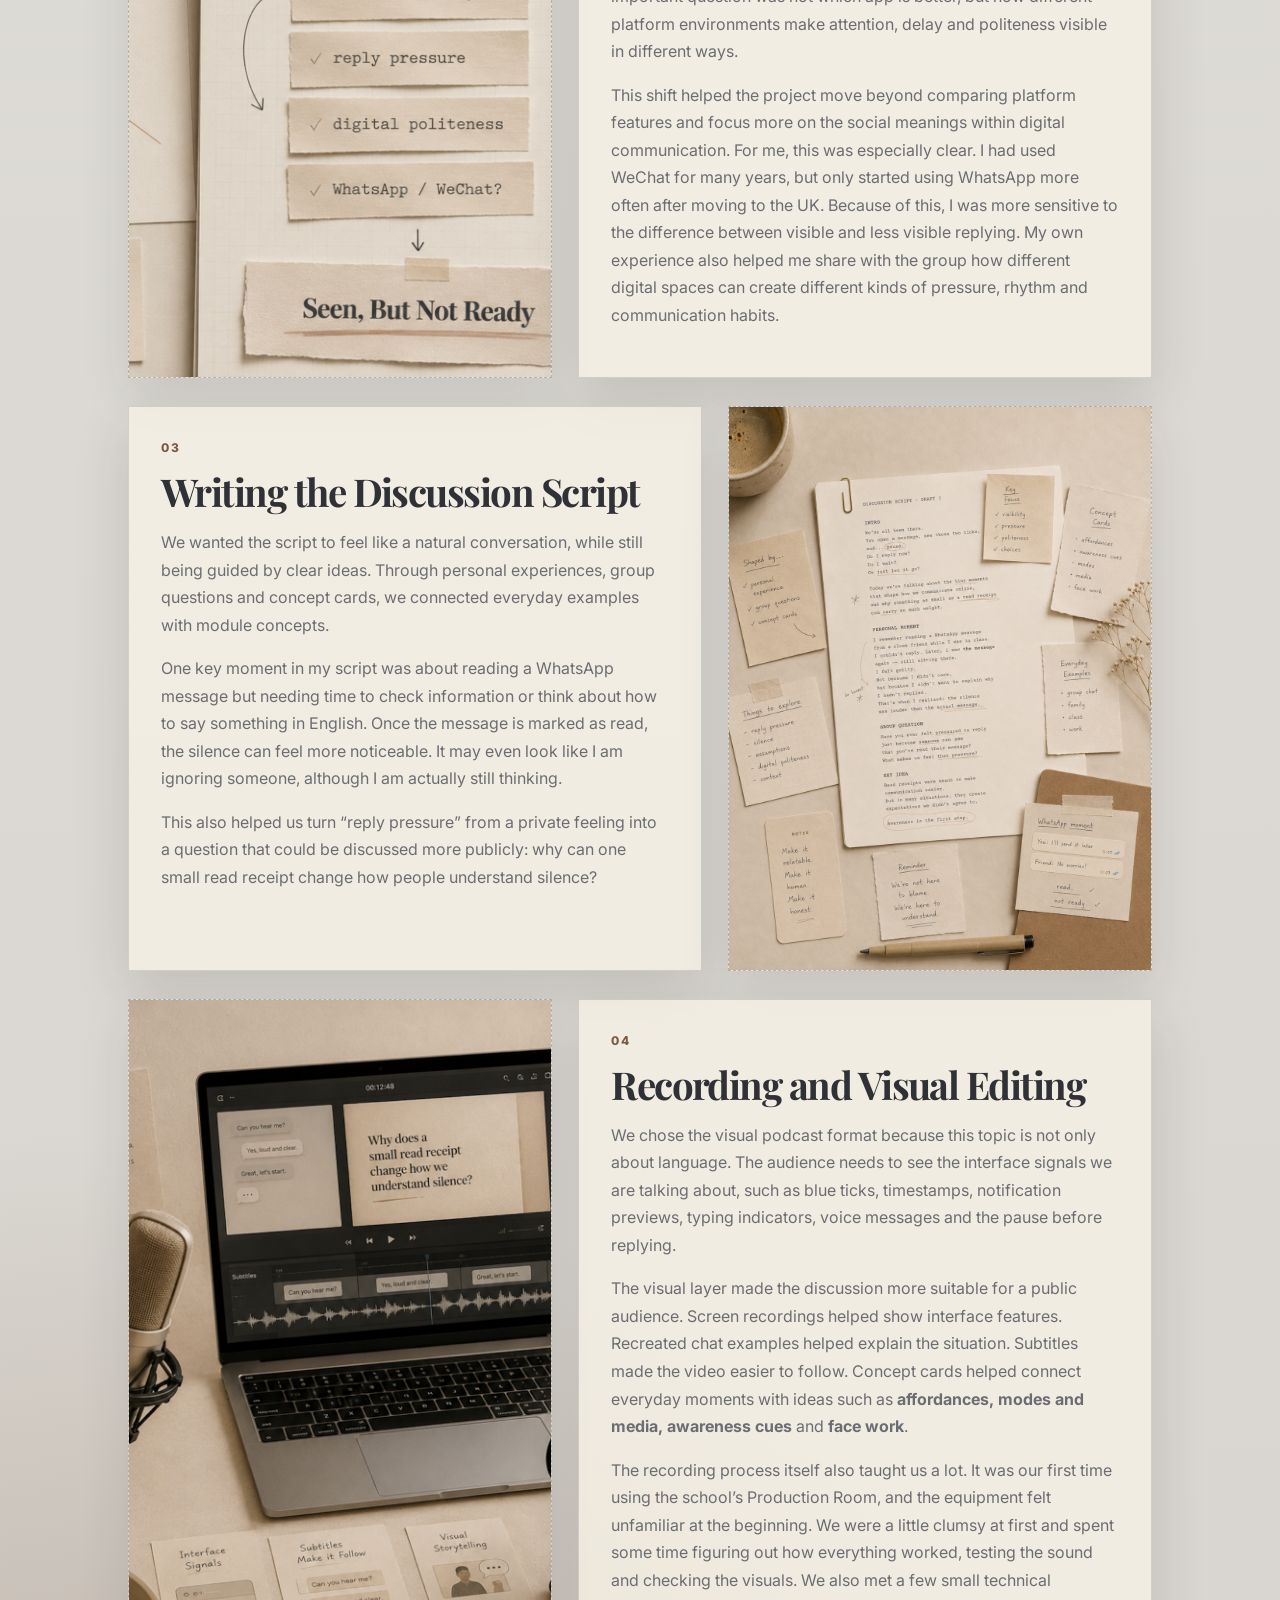
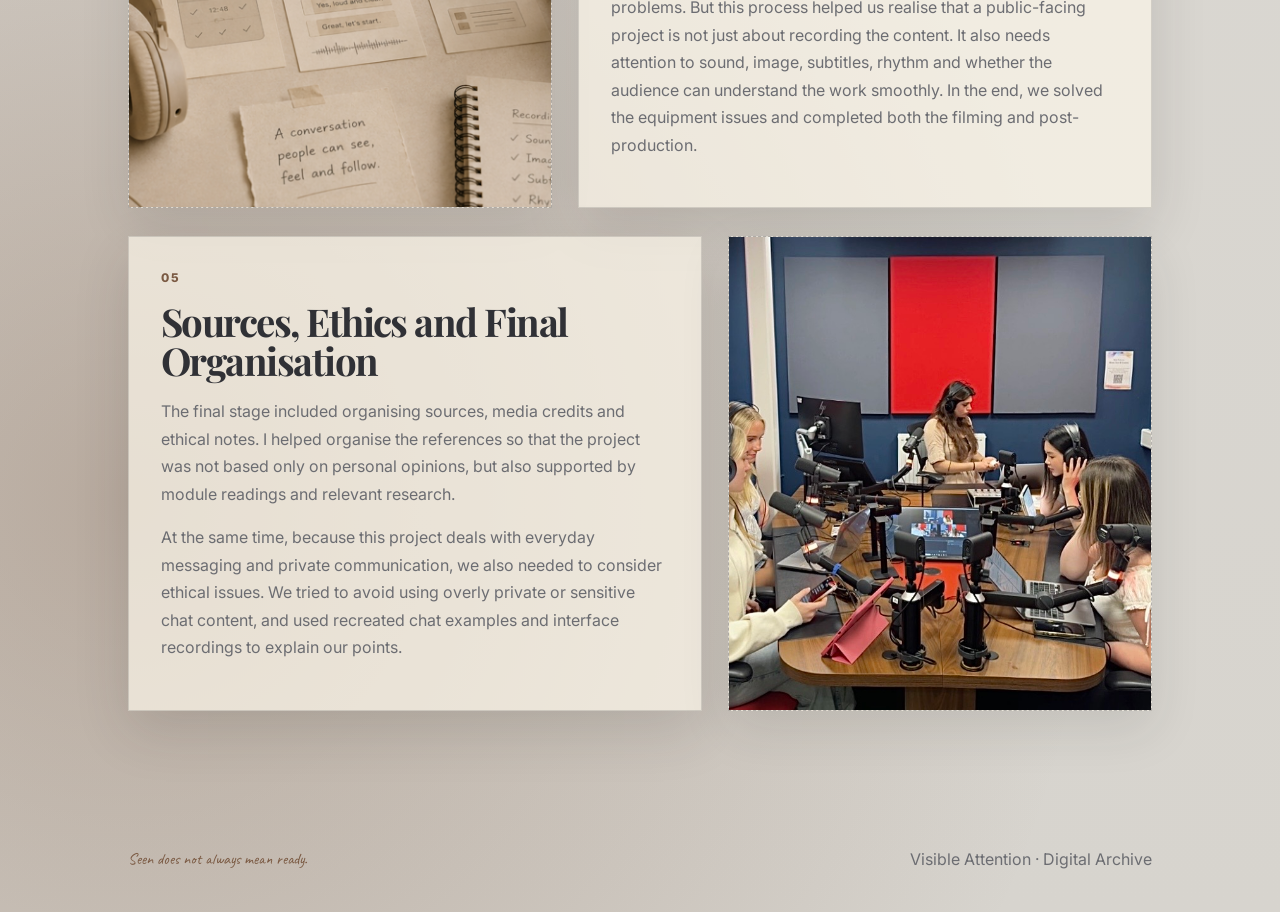
<file: group-process.html>
<!doctype html>
<html lang="en">
<head>
  <meta charset="utf-8" />
  <meta name="viewport" content="width=device-width, initial-scale=1" />
  <title>Process | Visible Attention</title>
  <link rel="preconnect" href="https://fonts.googleapis.com">
  <link rel="preconnect" href="https://fonts.gstatic.com" crossorigin>
  <link href="https://fonts.googleapis.com/css2?family=Caveat:wght@400;600;700&family=Inter:wght@300;400;500;600;700;800&family=Playfair+Display:ital,wght@0,600;0,700;1,600;1,700&display=swap" rel="stylesheet">
  <link rel="stylesheet" href="assets/css/styles.css" />
</head>
<body data-page="group-process.html">
  <header class="site-header">
    <nav class="capsule-nav" aria-label="Main navigation">
      <a class="mini-brand" href="index.html" aria-label="Visible Attention home"><img src="assets/img/va-logo.png" alt="Visible Attention logo"></a>
      <a class="nav-parent " href="index.html">Home</a>
<div class="nav-group ">
                <button class="nav-parent" type="button" aria-expanded="false">Digital Spaces<span>⌄</span></button>
                <div class="dropdown"><a href="personal-map.html" class="drop-item ">Digital Map</a><a href="personal-logs.html" class="drop-item ">Everyday Moments</a><a href="personal-noticed.html" class="drop-item ">Lingering Thoughts</a></div>
              </div>
<div class="nav-group ">
                <button class="nav-parent" type="button" aria-expanded="false">Reading the Pause<span>⌄</span></button>
                <div class="dropdown"><a href="concept-analysis.html" class="drop-item ">Close Reading</a><a href="concept-cards.html" class="drop-item ">Concept Cards</a></div>
              </div>
<div class="nav-group active">
                <button class="nav-parent" type="button" aria-expanded="false">Visual Podcast<span>⌄</span></button>
                <div class="dropdown"><a href="group-video.html" class="drop-item ">Watch the Podcast</a><a href="group-process.html" class="drop-item active">Making the Podcast</a><a href="group-reflection.html" class="drop-item ">My Role & Reflection</a></div>
              </div>
<div class="nav-group ">
                <button class="nav-parent" type="button" aria-expanded="false">The Space Between<span>⌄</span></button>
                <div class="dropdown"><a href="interactive-space.html" class="drop-item ">Interactive Piece</a><a href="interactive-feedback.html" class="drop-item ">Leave a Thought</a></div>
              </div>
<a class="nav-parent " href="about.html">About</a>
<a class="nav-parent " href="references.html">Sources</a>
    </nav>
  </header>


<main>
  <section class="subpage-cover making-cover">
    <p class="kicker">Visual Podcast / Making the Podcast</p>
    <h1>From an Everyday Pause to a Visual Podcast</h1>
    <p class="cover-copy">This page traces how our visual podcast developed from a familiar messaging moment into a public-facing media project.</p>
  </section>

  <section class="making-intro">
    <div>
      <p>Our aim was not to compare whether WhatsApp or WeChat is better. We wanted to ask a more subtle question: what happens when someone’s attention becomes visible before they are ready to reply?</p>
      <p>The making process included topic development, group planning, script writing, recording, visual design, editing, source organisation and ethics checking.</p>
    </div>
<aside class="image-frame filled">
  <img src="assets/img/1.png" alt="Topic planning screenshot">
</aside>
  </section>

  <section class="making-timeline">
    <article class="making-step">
      <div class="step-copy">
        <span class="step-number">01</span>
        <h2>Finding the Topic</h2>
        <p>The project started from a small but familiar situation: a message has been seen, but the reply is not ready yet. This moment felt valuable because it is ordinary enough for many people to recognise, but also complex enough to open up questions about pressure, politeness and digital visibility.</p>
        <p>Our group decided to focus on <strong>read visibility and reply pressure</strong> in messaging. We later named the visual podcast <strong>Ease Talks: Seen, But Not Ready</strong>.</p>
      </div>
<aside class="image-frame filled">
  <img src="assets/img/2.png" alt="Topic planning screenshot">
</aside>
    </article>

    <article class="making-step reverse">
      <div class="step-copy">
        <span class="step-number">02</span>
        <h2>Shaping the Focus</h2>
        <p>At first, this topic could easily have become a simple comparison between WhatsApp and WeChat. Later, we realised that the more important question was not which app is better, but how different platform environments make attention, delay and politeness visible in different ways.</p>
        <p>This shift helped the project move beyond comparing platform features and focus more on the social meanings within digital communication. For me, this was especially clear. I had used WeChat for many years, but only started using WhatsApp more often after moving to the UK. Because of this, I was more sensitive to the difference between visible and less visible replying. My own experience also helped me share with the group how different digital spaces can create different kinds of pressure, rhythm and communication habits.</p>
      </div>
<aside class="image-frame filled">
  <img src="assets/img/3.png" alt="Topic planning screenshot">
</aside>
    </article>

    <article class="making-step">
      <div class="step-copy">
        <span class="step-number">03</span>
        <h2>Writing the Discussion Script</h2>
        <p>We wanted the script to feel like a natural conversation, while still being guided by clear ideas. Through personal experiences, group questions and concept cards, we connected everyday examples with module concepts.</p>
        <p>One key moment in my script was about reading a WhatsApp message but needing time to check information or think about how to say something in English. Once the message is marked as read, the silence can feel more noticeable. It may even look like I am ignoring someone, although I am actually still thinking.</p>
        <p>This also helped us turn “reply pressure” from a private feeling into a question that could be discussed more publicly: why can one small read receipt change how people understand silence?</p>
      </div>
     <aside class="image-frame filled">
     <img src="assets/img/4.png" alt="Topic planning screenshot">
     </aside>
    </article>

    <article class="making-step reverse">
      <div class="step-copy">
        <span class="step-number">04</span>
        <h2>Recording and Visual Editing</h2>
        <p>We chose the visual podcast format because this topic is not only about language. The audience needs to see the interface signals we are talking about, such as blue ticks, timestamps, notification previews, typing indicators, voice messages and the pause before replying.</p>
        <p>The visual layer made the discussion more suitable for a public audience. Screen recordings helped show interface features. Recreated chat examples helped explain the situation. Subtitles made the video easier to follow. Concept cards helped connect everyday moments with ideas such as <strong>affordances, modes and media, awareness cues</strong> and <strong>face work</strong>.</p>
        <p>The recording process itself also taught us a lot. It was our first time using the school’s Production Room, and the equipment felt unfamiliar at the beginning. We were a little clumsy at first and spent some time figuring out how everything worked, testing the sound and checking the visuals. We also met a few small technical problems. But this process helped us realise that a public-facing project is not just about recording the content. It also needs attention to sound, image, subtitles, rhythm and whether the audience can understand the work smoothly. In the end, we solved the equipment issues and completed both the filming and post-production.</p>
      </div>
      <aside class="image-frame filled">
     <img src="assets/img/5.png" alt="Topic planning screenshot">
     </aside>
    </article>

    <article class="making-step">
      <div class="step-copy">
        <span class="step-number">05</span>
        <h2>Sources, Ethics and Final Organisation</h2>
        <p>The final stage included organising sources, media credits and ethical notes. I helped organise the references so that the project was not based only on personal opinions, but also supported by module readings and relevant research.</p>
        <p>At the same time, because this project deals with everyday messaging and private communication, we also needed to consider ethical issues. We tried to avoid using overly private or sensitive chat content, and used recreated chat examples and interface recordings to explain our points.</p>
      </div>
      <aside class="image-frame filled">
     <img src="assets/img/6.png" alt="Topic planning screenshot">
     </aside>
    </article>
  </section>
</main>


  <footer class="site-footer">
    <span class="handwritten">Seen does not always mean ready.</span>
    <span>Visible Attention · Digital Archive</span>
  </footer>
  <script src="assets/js/main.js"></script>
</body>
</html>
</file>
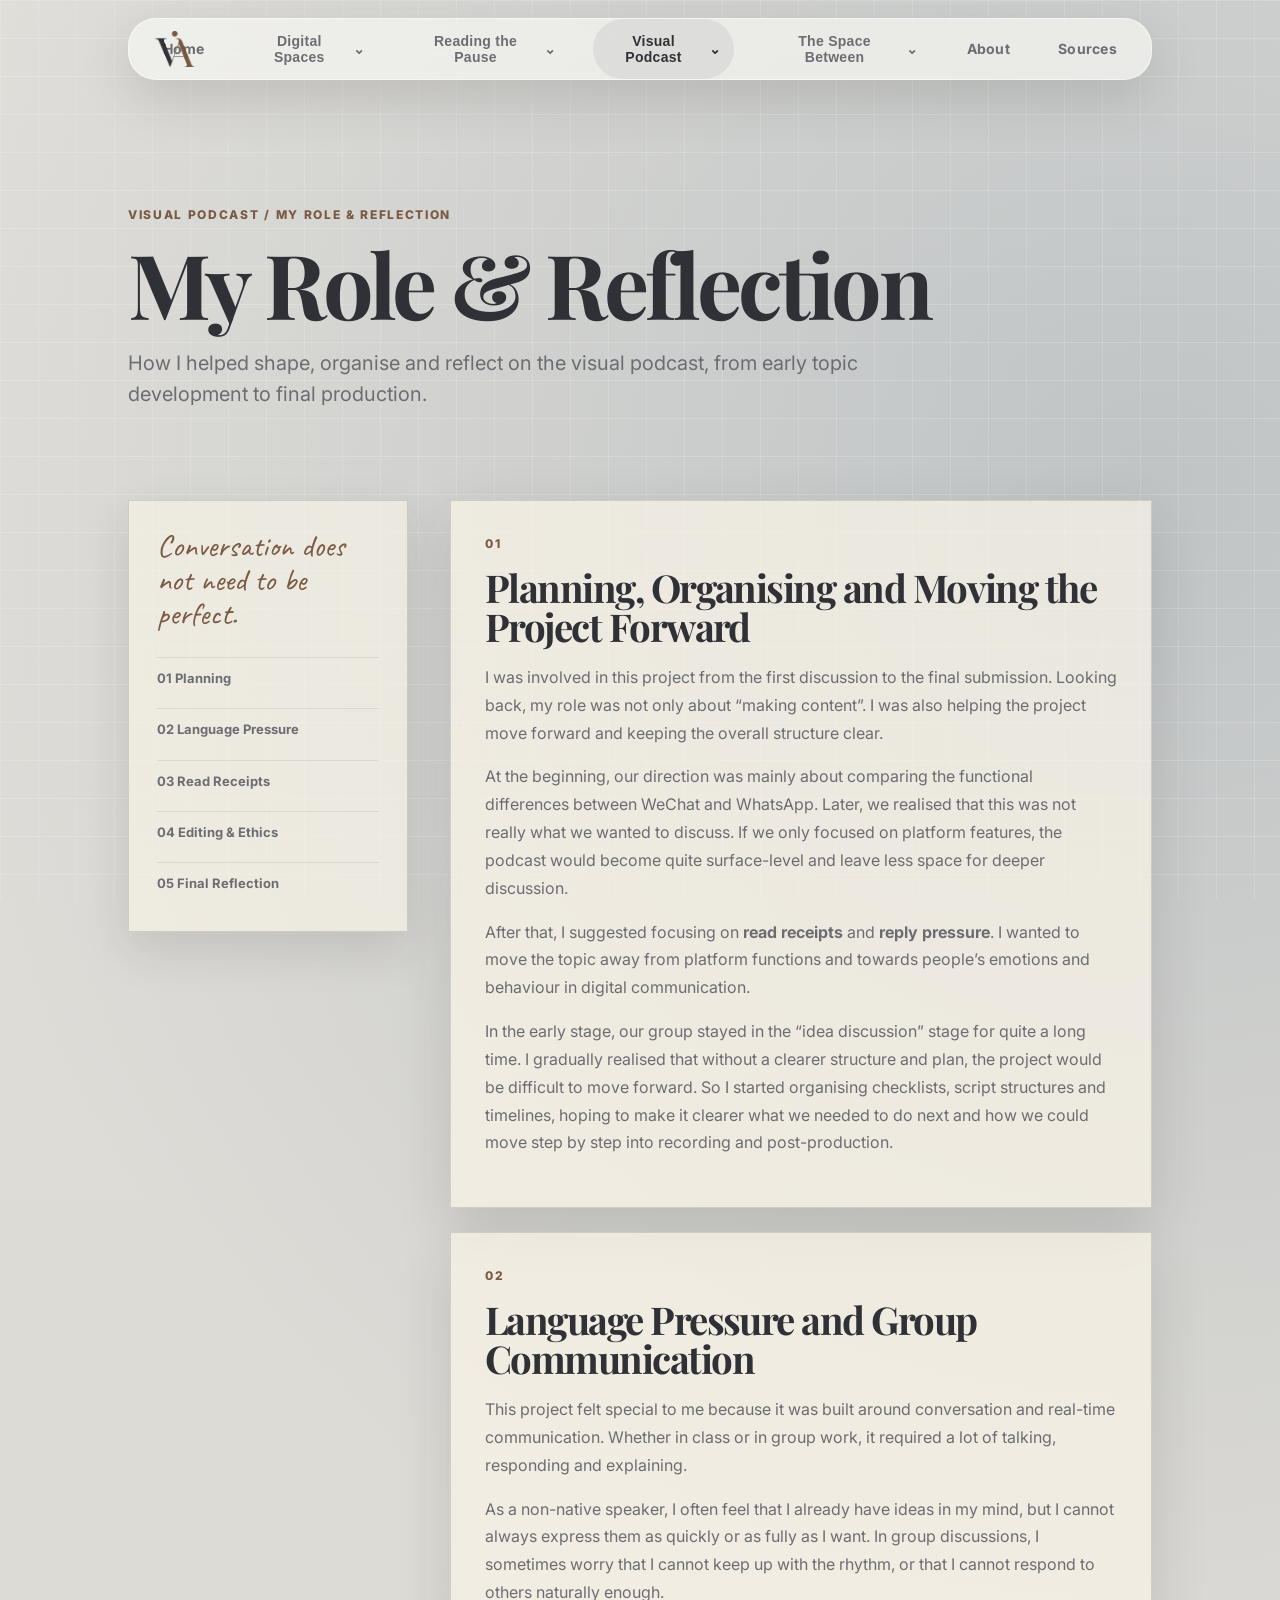
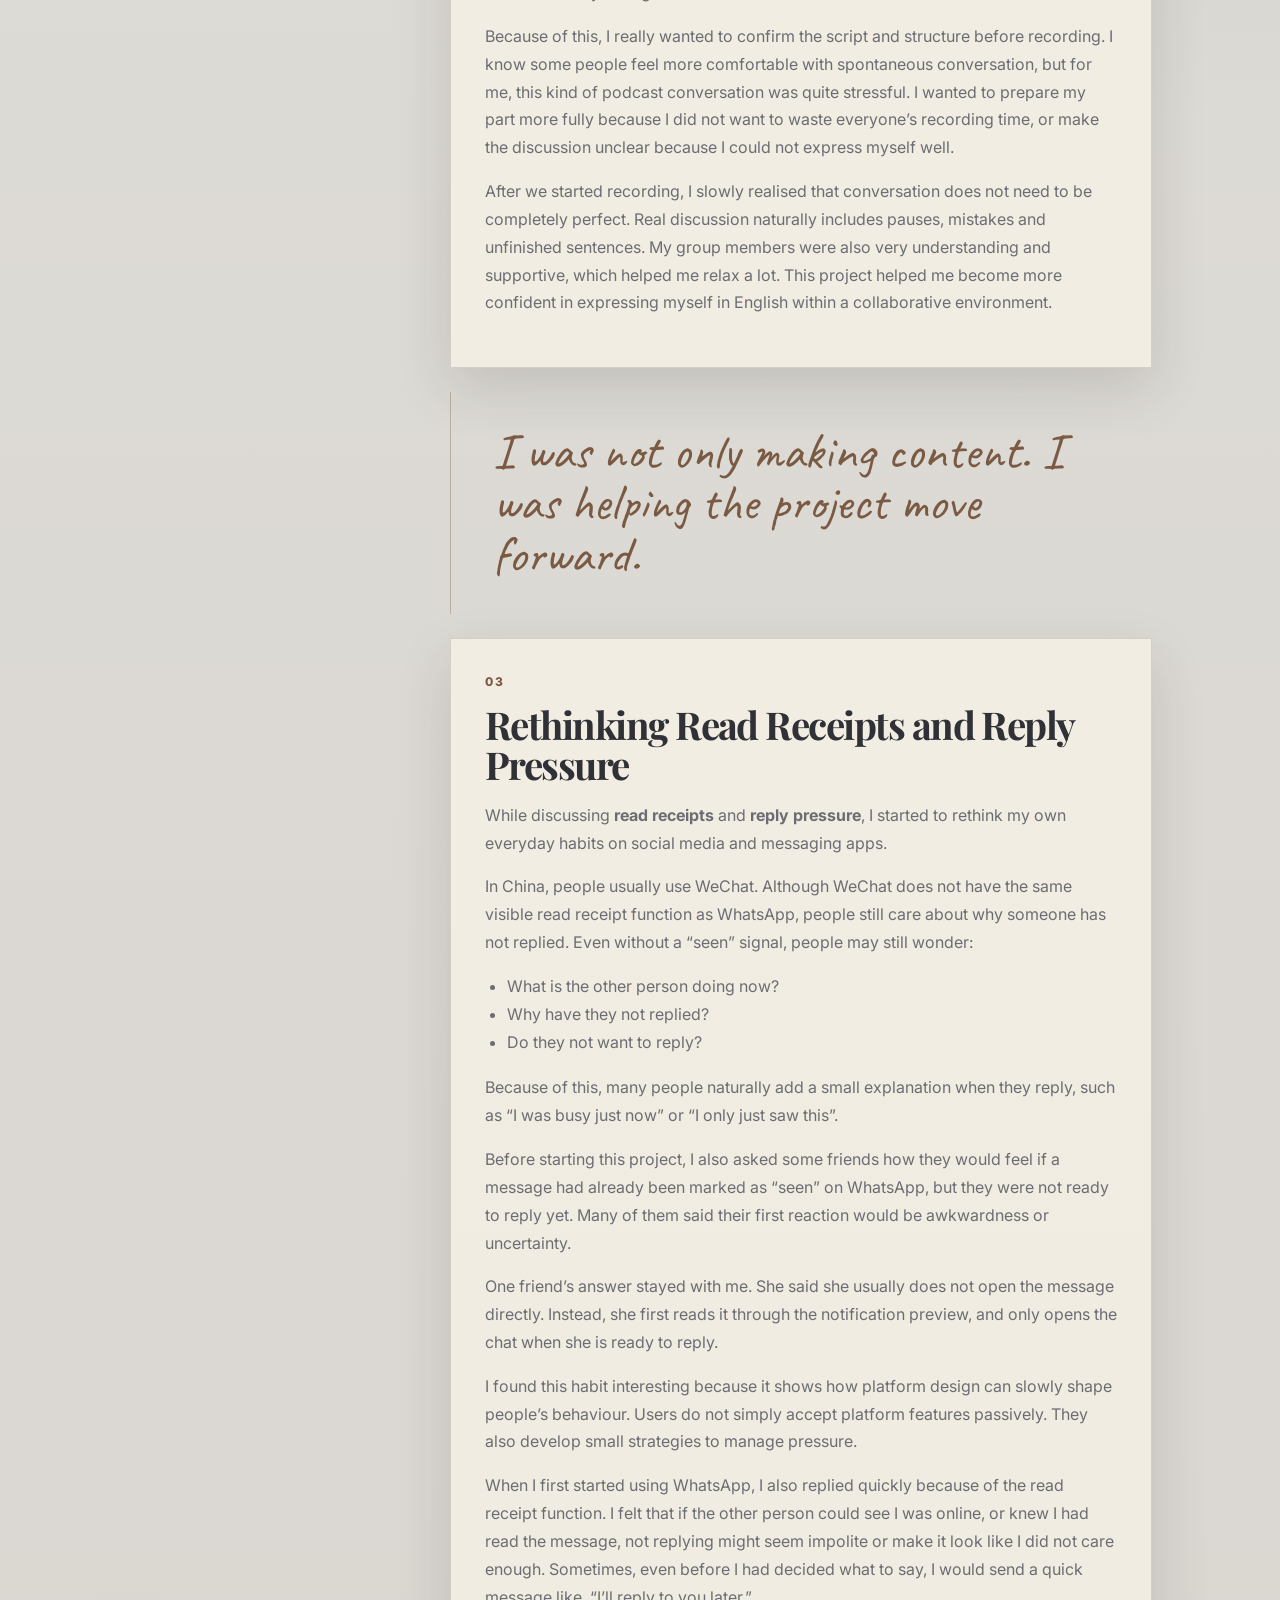
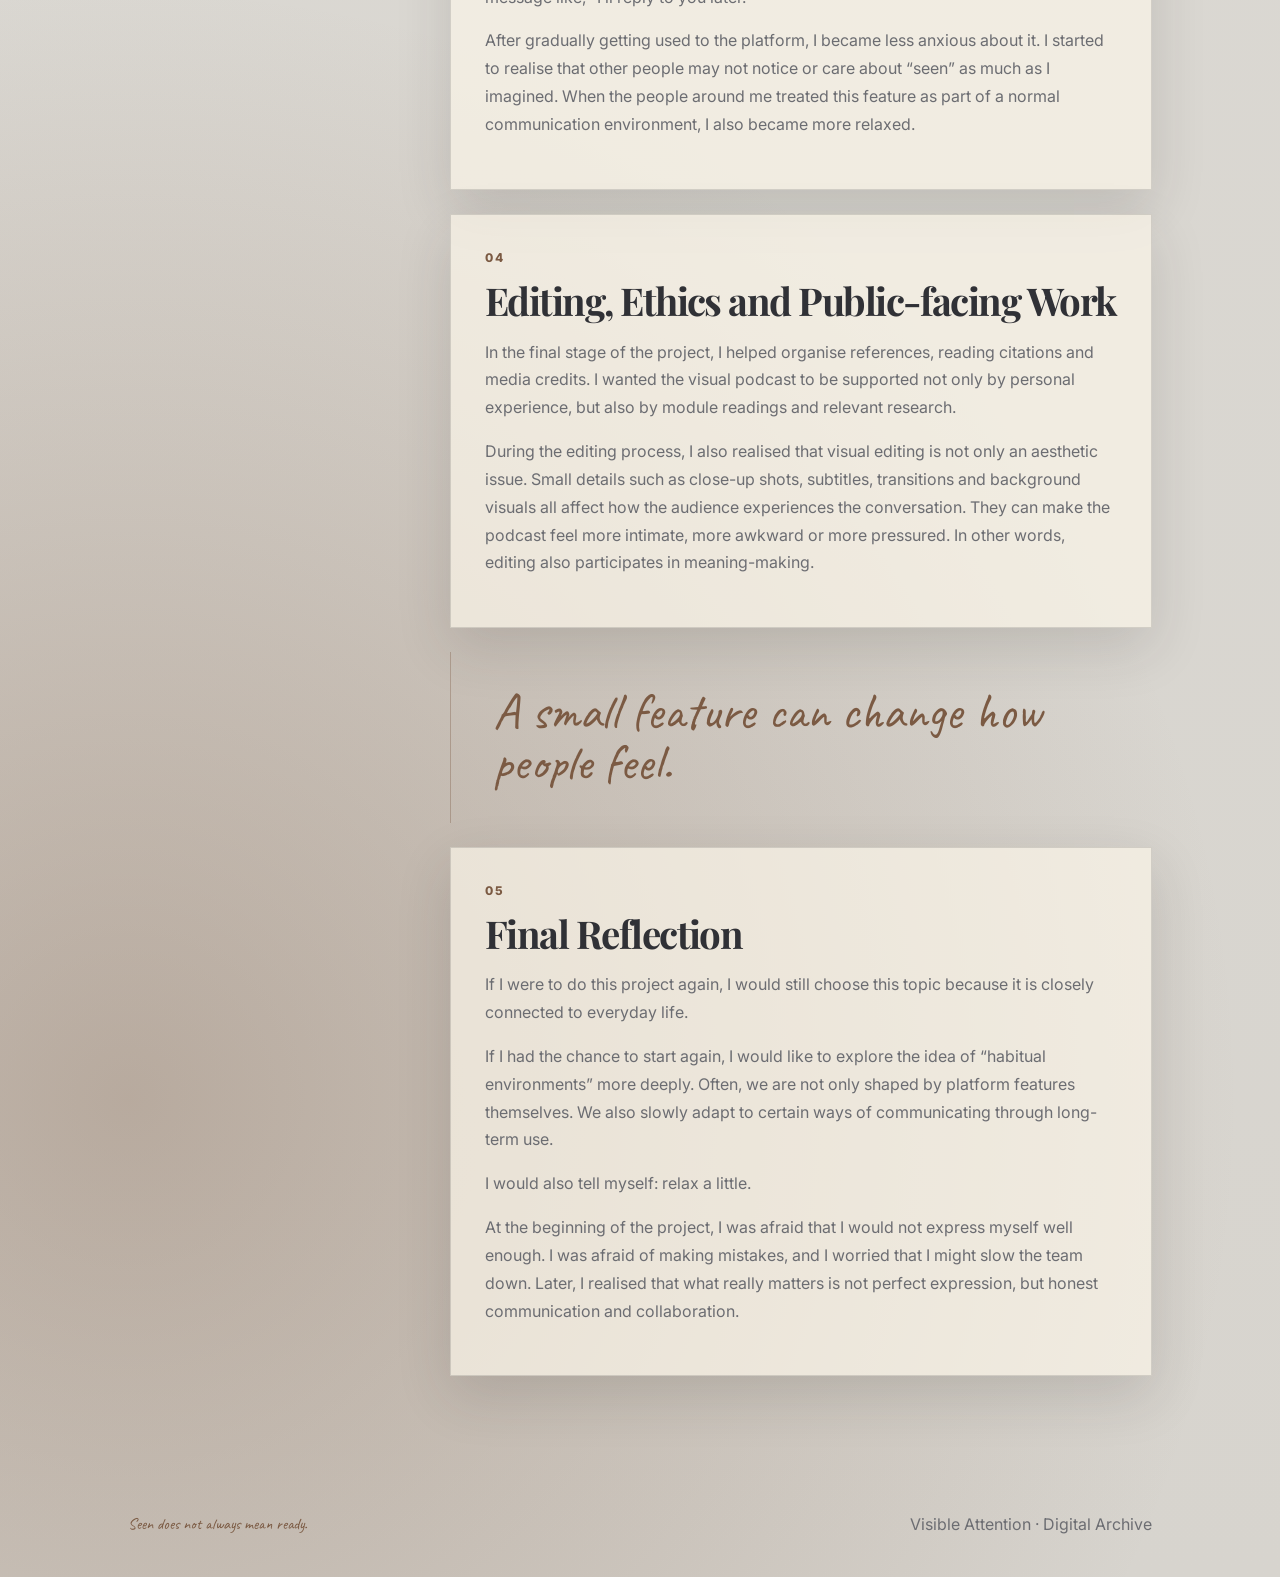
<file: group-reflection.html>
<!doctype html>
<html lang="en">
<head>
  <meta charset="utf-8" />
  <meta name="viewport" content="width=device-width, initial-scale=1" />
  <title>Reflection | Visible Attention</title>
  <link rel="preconnect" href="https://fonts.googleapis.com">
  <link rel="preconnect" href="https://fonts.gstatic.com" crossorigin>
  <link href="https://fonts.googleapis.com/css2?family=Caveat:wght@400;600;700&family=Inter:wght@300;400;500;600;700;800&family=Playfair+Display:ital,wght@0,600;0,700;1,600;1,700&display=swap" rel="stylesheet">
  <link rel="stylesheet" href="assets/css/styles.css" />
</head>
<body data-page="group-reflection.html">
  <header class="site-header">
    <nav class="capsule-nav" aria-label="Main navigation">
      <a class="mini-brand" href="index.html" aria-label="Visible Attention home"><img src="assets/img/va-logo.png" alt="Visible Attention logo"></a>
      <a class="nav-parent " href="index.html">Home</a>
<div class="nav-group ">
                <button class="nav-parent" type="button" aria-expanded="false">Digital Spaces<span>⌄</span></button>
                <div class="dropdown"><a href="personal-map.html" class="drop-item ">Digital Map</a><a href="personal-logs.html" class="drop-item ">Everyday Moments</a><a href="personal-noticed.html" class="drop-item ">Lingering Thoughts</a></div>
              </div>
<div class="nav-group ">
                <button class="nav-parent" type="button" aria-expanded="false">Reading the Pause<span>⌄</span></button>
                <div class="dropdown"><a href="concept-analysis.html" class="drop-item ">Close Reading</a><a href="concept-cards.html" class="drop-item ">Concept Cards</a></div>
              </div>
<div class="nav-group active">
                <button class="nav-parent" type="button" aria-expanded="false">Visual Podcast<span>⌄</span></button>
                <div class="dropdown"><a href="group-video.html" class="drop-item ">Watch the Podcast</a><a href="group-process.html" class="drop-item ">Making the Podcast</a><a href="group-reflection.html" class="drop-item active">My Role & Reflection</a></div>
              </div>
<div class="nav-group ">
                <button class="nav-parent" type="button" aria-expanded="false">The Space Between<span>⌄</span></button>
                <div class="dropdown"><a href="interactive-space.html" class="drop-item ">Interactive Piece</a><a href="interactive-feedback.html" class="drop-item ">Leave a Thought</a></div>
              </div>
<a class="nav-parent " href="about.html">About</a>
<a class="nav-parent " href="references.html">Sources</a>
    </nav>
  </header>


<main>
  <section class="subpage-cover role-cover">
    <p class="kicker">Visual Podcast / My Role & Reflection</p>
    <h1>My Role & Reflection</h1>
    <p class="cover-copy">How I helped shape, organise and reflect on the visual podcast, from early topic development to final production.</p>
  </section>

  <section class="role-reflection-layout">
    <aside class="role-side">
      <p class="handwritten">Conversation does not need to be perfect.</p>
      <nav class="role-section-list" aria-label="Reflection sections">
        <a href="#planning">01 Planning</a>
        <a href="#language">02 Language Pressure</a>
        <a href="#receipts">03 Read Receipts</a>
        <a href="#editing">04 Editing & Ethics</a>
        <a href="#final">05 Final Reflection</a>
      </nav>
    </aside>

    <div class="role-content">
      <article id="planning" class="role-section">
        <span class="step-number">01</span>
        <h2>Planning, Organising and Moving the Project Forward</h2>
        <p>I was involved in this project from the first discussion to the final submission. Looking back, my role was not only about “making content”. I was also helping the project move forward and keeping the overall structure clear.</p>
        <p>At the beginning, our direction was mainly about comparing the functional differences between WeChat and WhatsApp. Later, we realised that this was not really what we wanted to discuss. If we only focused on platform features, the podcast would become quite surface-level and leave less space for deeper discussion.</p>
        <p>After that, I suggested focusing on <strong>read receipts</strong> and <strong>reply pressure</strong>. I wanted to move the topic away from platform functions and towards people’s emotions and behaviour in digital communication.</p>
        <p>In the early stage, our group stayed in the “idea discussion” stage for quite a long time. I gradually realised that without a clearer structure and plan, the project would be difficult to move forward. So I started organising checklists, script structures and timelines, hoping to make it clearer what we needed to do next and how we could move step by step into recording and post-production.</p>
      </article>

      <article id="language" class="role-section">
        <span class="step-number">02</span>
        <h2>Language Pressure and Group Communication</h2>
        <p>This project felt special to me because it was built around conversation and real-time communication. Whether in class or in group work, it required a lot of talking, responding and explaining.</p>
        <p>As a non-native speaker, I often feel that I already have ideas in my mind, but I cannot always express them as quickly or as fully as I want. In group discussions, I sometimes worry that I cannot keep up with the rhythm, or that I cannot respond to others naturally enough.</p>
        <p>Because of this, I really wanted to confirm the script and structure before recording. I know some people feel more comfortable with spontaneous conversation, but for me, this kind of podcast conversation was quite stressful. I wanted to prepare my part more fully because I did not want to waste everyone’s recording time, or make the discussion unclear because I could not express myself well.</p>
        <p>After we started recording, I slowly realised that conversation does not need to be completely perfect. Real discussion naturally includes pauses, mistakes and unfinished sentences. My group members were also very understanding and supportive, which helped me relax a lot. This project helped me become more confident in expressing myself in English within a collaborative environment.</p>
      </article>

      <div class="pull-quote handwritten">I was not only making content. I was helping the project move forward.</div>

      <article id="receipts" class="role-section">
        <span class="step-number">03</span>
        <h2>Rethinking Read Receipts and Reply Pressure</h2>
        <p>While discussing <strong>read receipts</strong> and <strong>reply pressure</strong>, I started to rethink my own everyday habits on social media and messaging apps.</p>
        <p>In China, people usually use WeChat. Although WeChat does not have the same visible read receipt function as WhatsApp, people still care about why someone has not replied. Even without a “seen” signal, people may still wonder:</p>
        <ul>
          <li>What is the other person doing now?</li>
          <li>Why have they not replied?</li>
          <li>Do they not want to reply?</li>
        </ul>
        <p>Because of this, many people naturally add a small explanation when they reply, such as “I was busy just now” or “I only just saw this”.</p>
        <p>Before starting this project, I also asked some friends how they would feel if a message had already been marked as “seen” on WhatsApp, but they were not ready to reply yet. Many of them said their first reaction would be awkwardness or uncertainty.</p>
        <p>One friend’s answer stayed with me. She said she usually does not open the message directly. Instead, she first reads it through the notification preview, and only opens the chat when she is ready to reply.</p>
        <p>I found this habit interesting because it shows how platform design can slowly shape people’s behaviour. Users do not simply accept platform features passively. They also develop small strategies to manage pressure.</p>
        <p>When I first started using WhatsApp, I also replied quickly because of the read receipt function. I felt that if the other person could see I was online, or knew I had read the message, not replying might seem impolite or make it look like I did not care enough. Sometimes, even before I had decided what to say, I would send a quick message like, “I’ll reply to you later.”</p>
        <p>After gradually getting used to the platform, I became less anxious about it. I started to realise that other people may not notice or care about “seen” as much as I imagined. When the people around me treated this feature as part of a normal communication environment, I also became more relaxed.</p>
      </article>

      <article id="editing" class="role-section">
        <span class="step-number">04</span>
        <h2>Editing, Ethics and Public-facing Work</h2>
        <p>In the final stage of the project, I helped organise references, reading citations and media credits. I wanted the visual podcast to be supported not only by personal experience, but also by module readings and relevant research.</p>
        <p>During the editing process, I also realised that visual editing is not only an aesthetic issue. Small details such as close-up shots, subtitles, transitions and background visuals all affect how the audience experiences the conversation. They can make the podcast feel more intimate, more awkward or more pressured. In other words, editing also participates in meaning-making.</p>
      </article>

      <div class="pull-quote handwritten">A small feature can change how people feel.</div>

      <article id="final" class="role-section">
        <span class="step-number">05</span>
        <h2>Final Reflection</h2>
        <p>If I were to do this project again, I would still choose this topic because it is closely connected to everyday life.</p>
        <p>If I had the chance to start again, I would like to explore the idea of “habitual environments” more deeply. Often, we are not only shaped by platform features themselves. We also slowly adapt to certain ways of communicating through long-term use.</p>
        <p>I would also tell myself: relax a little.</p>
        <p>At the beginning of the project, I was afraid that I would not express myself well enough. I was afraid of making mistakes, and I worried that I might slow the team down. Later, I realised that what really matters is not perfect expression, but honest communication and collaboration.</p>
      </article>
    </div>
  </section>
</main>


  <footer class="site-footer">
    <span class="handwritten">Seen does not always mean ready.</span>
    <span>Visible Attention · Digital Archive</span>
  </footer>
  <script src="assets/js/main.js"></script>
</body>
</html>
</file>
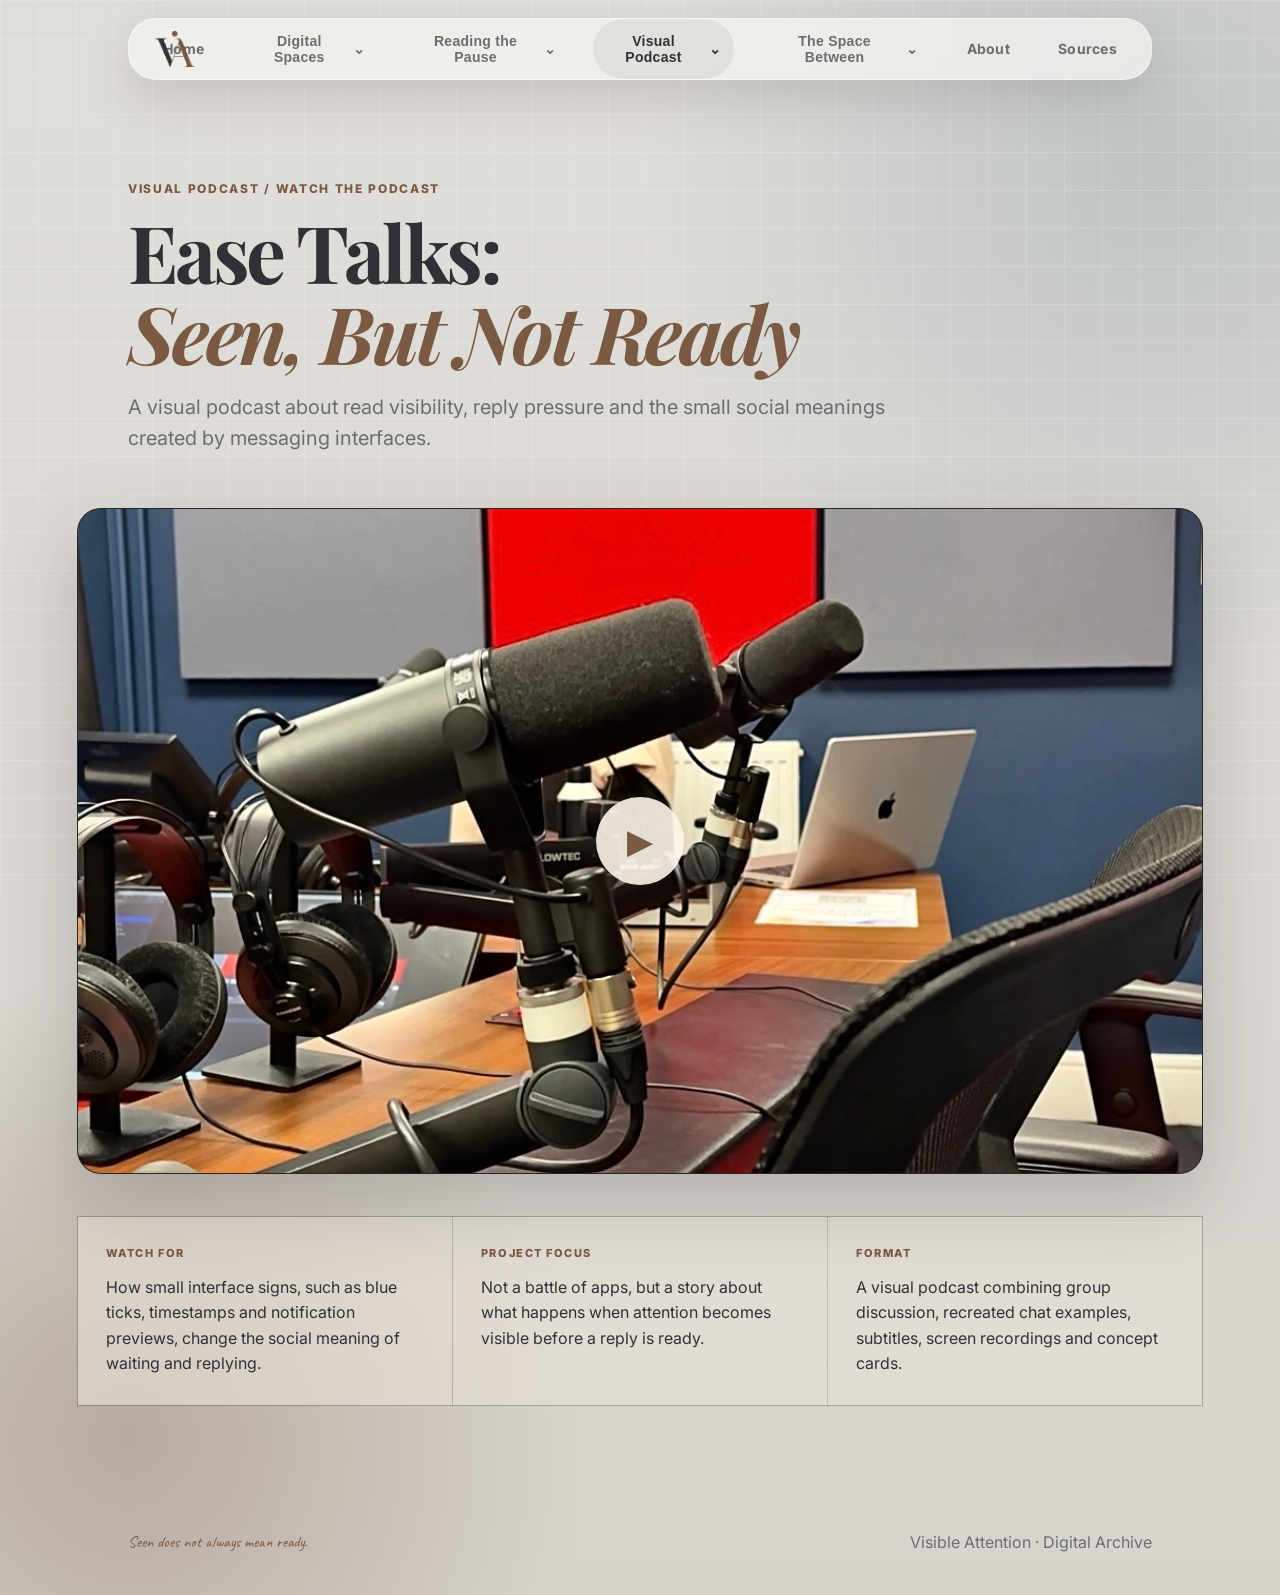
<file: group-video.html>
<!doctype html>
<html lang="en">
<head>
  <meta charset="utf-8" />
  <meta name="viewport" content="width=device-width, initial-scale=1" />
  <title>Final Video | Visible Attention</title>
  <link rel="preconnect" href="https://fonts.googleapis.com">
  <link rel="preconnect" href="https://fonts.gstatic.com" crossorigin>
  <link href="https://fonts.googleapis.com/css2?family=Caveat:wght@400;600;700&family=Inter:wght@300;400;500;600;700;800&family=Playfair+Display:ital,wght@0,600;0,700;1,600;1,700&display=swap" rel="stylesheet">
  <link rel="stylesheet" href="assets/css/styles.css" />
</head>

<body data-page="group-video.html">
  <header class="site-header">
    <nav class="capsule-nav" aria-label="Main navigation">
      <a class="mini-brand" href="index.html" aria-label="Visible Attention home">
        <img src="assets/img/va-logo.png" alt="Visible Attention logo">
      </a>

      <a class="nav-parent " href="index.html">Home</a>

      <div class="nav-group ">
        <button class="nav-parent" type="button" aria-expanded="false">Digital Spaces<span>⌄</span></button>
        <div class="dropdown">
          <a href="personal-map.html" class="drop-item ">Digital Map</a>
          <a href="personal-logs.html" class="drop-item ">Everyday Moments</a>
          <a href="personal-noticed.html" class="drop-item ">Lingering Thoughts</a>
        </div>
      </div>

      <div class="nav-group ">
        <button class="nav-parent" type="button" aria-expanded="false">Reading the Pause<span>⌄</span></button>
        <div class="dropdown">
          <a href="concept-analysis.html" class="drop-item ">Close Reading</a>
          <a href="concept-cards.html" class="drop-item ">Concept Cards</a>
        </div>
      </div>

      <div class="nav-group active">
        <button class="nav-parent" type="button" aria-expanded="false">Visual Podcast<span>⌄</span></button>
        <div class="dropdown">
          <a href="group-video.html" class="drop-item active">Watch the Podcast</a>
          <a href="group-process.html" class="drop-item ">Making the Podcast</a>
          <a href="group-reflection.html" class="drop-item ">My Role & Reflection</a>
        </div>
      </div>

      <div class="nav-group ">
        <button class="nav-parent" type="button" aria-expanded="false">The Space Between<span>⌄</span></button>
        <div class="dropdown">
          <a href="interactive-space.html" class="drop-item ">Interactive Piece</a>
          <a href="interactive-feedback.html" class="drop-item ">Leave a Thought</a>
        </div>
      </div>

      <a class="nav-parent " href="about.html">About</a>
      <a class="nav-parent " href="references.html">Sources</a>
    </nav>
  </header>

  <main class="visual-podcast-page">
    <section class="visual-podcast-cover">
      <p class="kicker">Visual Podcast / Watch the Podcast</p>
      <h1>Ease Talks:<br><em>Seen, But Not Ready</em></h1>
      <p class="cover-copy">
        A visual podcast about read visibility, reply pressure and the small social meanings created by messaging interfaces.
      </p>
    </section>

    <section class="visual-podcast-player">
      <div class="youtube-video-wrap video-cover-wrap" id="videoCover">
        <img src="assets/img/video-cover.png" alt="Ease Talks video cover" class="video-cover-img">

        <button class="video-play-button" type="button" aria-label="Play video">
          ▶
        </button>
      </div>
    </section>

    <section class="watch-note-strip">
      <div>
        <span class="mini-label">Watch for</span>
        <p>
          How small interface signs, such as blue ticks, timestamps and notification previews, change the social meaning of waiting and replying.
        </p>
      </div>

      <div>
        <span class="mini-label">Project focus</span>
        <p>
          Not a battle of apps, but a story about what happens when attention becomes visible before a reply is ready.
        </p>
      </div>

      <div>
        <span class="mini-label">Format</span>
        <p>
          A visual podcast combining group discussion, recreated chat examples, subtitles, screen recordings and concept cards.
        </p>
      </div>
    </section>
  </main>

  <footer class="site-footer">
    <span class="handwritten">Seen does not always mean ready.</span>
    <span>Visible Attention · Digital Archive</span>
  </footer>

  <script src="assets/js/main.js"></script>

  <script>
    const videoCover = document.getElementById("videoCover");

    if (videoCover) {
      videoCover.addEventListener("click", () => {
        videoCover.innerHTML = `
          <iframe
            src="https://www.youtube.com/embed/epCGT0QyqNs?autoplay=1"
            title="Ease Talks: Seen, But Not Ready"
            frameborder="0"
            allow="accelerometer; autoplay; clipboard-write; encrypted-media; gyroscope; picture-in-picture; web-share"
            referrerpolicy="strict-origin-when-cross-origin"
            allowfullscreen>
          </iframe>
        `;
      });
    }
  </script>
</body>
</html>
</file>
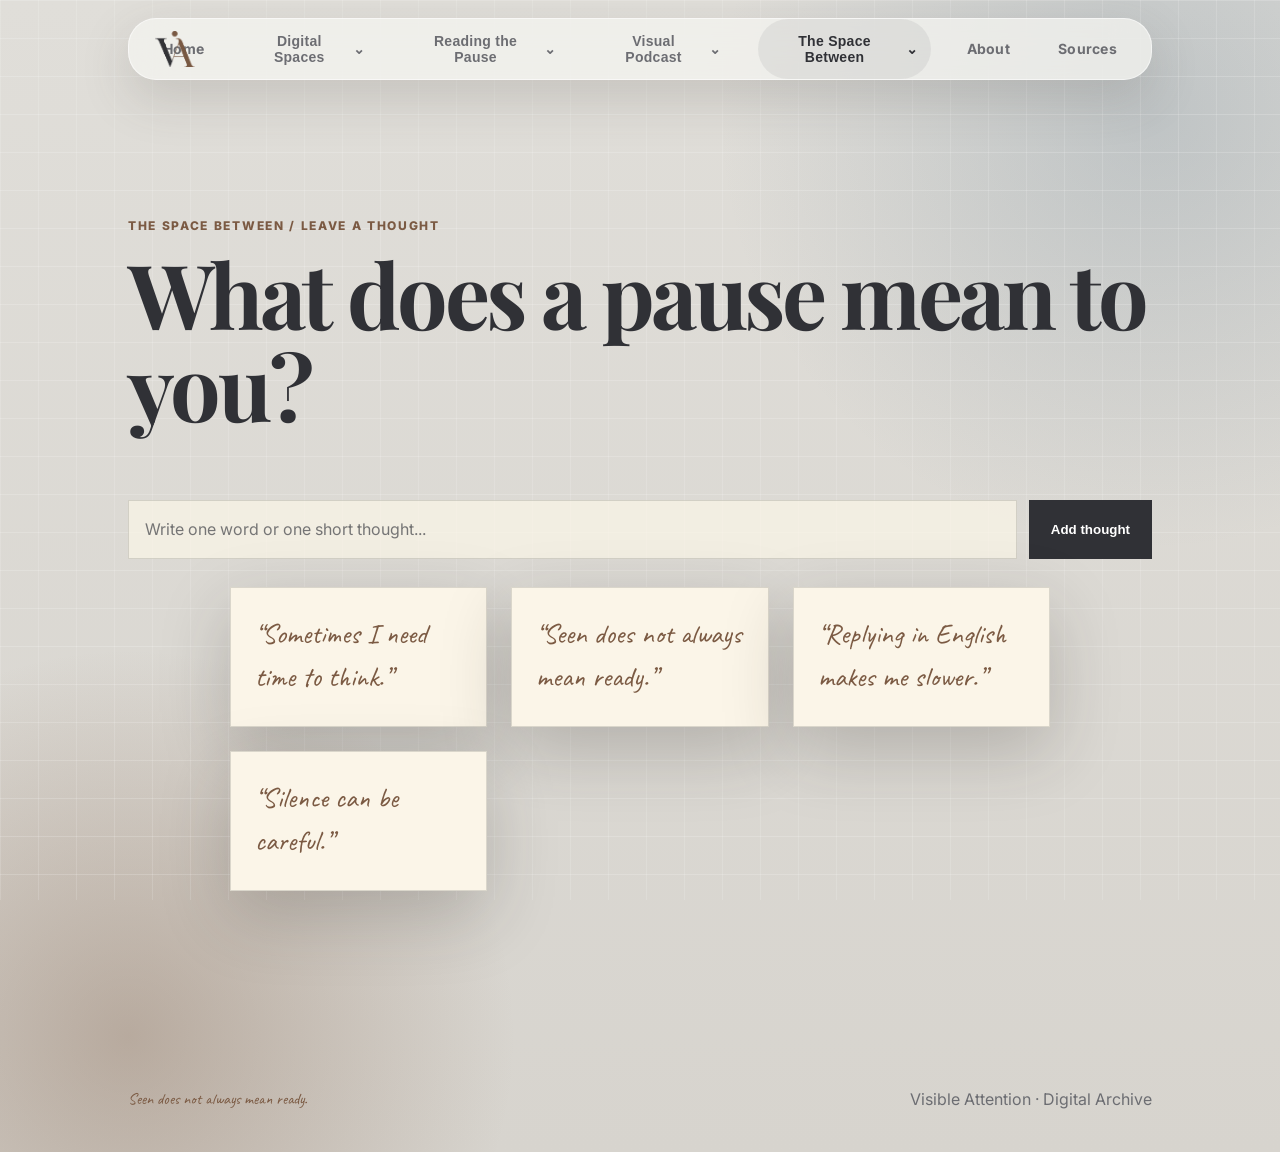
<file: interactive-feedback.html>
<!doctype html>
<html lang="en">
<head>
  <meta charset="utf-8" />
  <meta name="viewport" content="width=device-width, initial-scale=1" />
  <title>Leave a Thought | Visible Attention</title>
  <link rel="preconnect" href="https://fonts.googleapis.com">
  <link rel="preconnect" href="https://fonts.gstatic.com" crossorigin>
  <link href="https://fonts.googleapis.com/css2?family=Caveat:wght@400;600;700&family=Inter:wght@300;400;500;600;700;800&family=Playfair+Display:ital,wght@0,600;0,700;1,600;1,700&display=swap" rel="stylesheet">
  <link rel="stylesheet" href="assets/css/styles.css" />
</head>
<body data-page="interactive-feedback.html">
  <header class="site-header">
    <nav class="capsule-nav" aria-label="Main navigation">
      <a class="mini-brand" href="index.html" aria-label="Visible Attention home"><img src="assets/img/va-logo.png" alt="Visible Attention logo"></a>
      <a class="nav-parent " href="index.html">Home</a>
<div class="nav-group ">
                <button class="nav-parent" type="button" aria-expanded="false">Digital Spaces<span>⌄</span></button>
                <div class="dropdown"><a href="personal-map.html" class="drop-item ">Digital Map</a><a href="personal-logs.html" class="drop-item ">Everyday Moments</a><a href="personal-noticed.html" class="drop-item ">Lingering Thoughts</a></div>
              </div>
<div class="nav-group ">
                <button class="nav-parent" type="button" aria-expanded="false">Reading the Pause<span>⌄</span></button>
                <div class="dropdown"><a href="concept-analysis.html" class="drop-item ">Close Reading</a><a href="concept-cards.html" class="drop-item ">Concept Cards</a></div>
              </div>
<div class="nav-group ">
                <button class="nav-parent" type="button" aria-expanded="false">Visual Podcast<span>⌄</span></button>
                <div class="dropdown"><a href="group-video.html" class="drop-item ">Watch the Podcast</a><a href="group-process.html" class="drop-item ">Making the Podcast</a><a href="group-reflection.html" class="drop-item ">My Role & Reflection</a></div>
              </div>
<div class="nav-group active">
                <button class="nav-parent" type="button" aria-expanded="false">The Space Between<span>⌄</span></button>
                <div class="dropdown"><a href="interactive-space.html" class="drop-item ">Interactive Piece</a><a href="interactive-feedback.html" class="drop-item active">Leave a Thought</a></div>
              </div>
<a class="nav-parent " href="about.html">About</a>
<a class="nav-parent " href="references.html">Sources</a>
    </nav>
  </header>

<main>
  <section class="subpage-cover">
    <p class="kicker">The Space Between / Leave a Thought</p>
    <h1>What does a pause mean to you?</h1>
  </section>
  <section class="feedback-zone">
    <form class="feedback-form"><input type="text" placeholder="Write one word or one short thought..." /><button type="button">Add thought</button></form>
    <div class="thought-wall"><div>“Sometimes I need time to think.”</div><div>“Seen does not always mean ready.”</div><div>“Replying in English makes me slower.”</div><div>“Silence can be careful.”</div></div>
  </section>
</main>

  <footer class="site-footer">
    <span class="handwritten">Seen does not always mean ready.</span>
    <span>Visible Attention · Digital Archive</span>
  </footer>
  <script src="assets/js/main.js"></script>
</body>
</html>
</file>
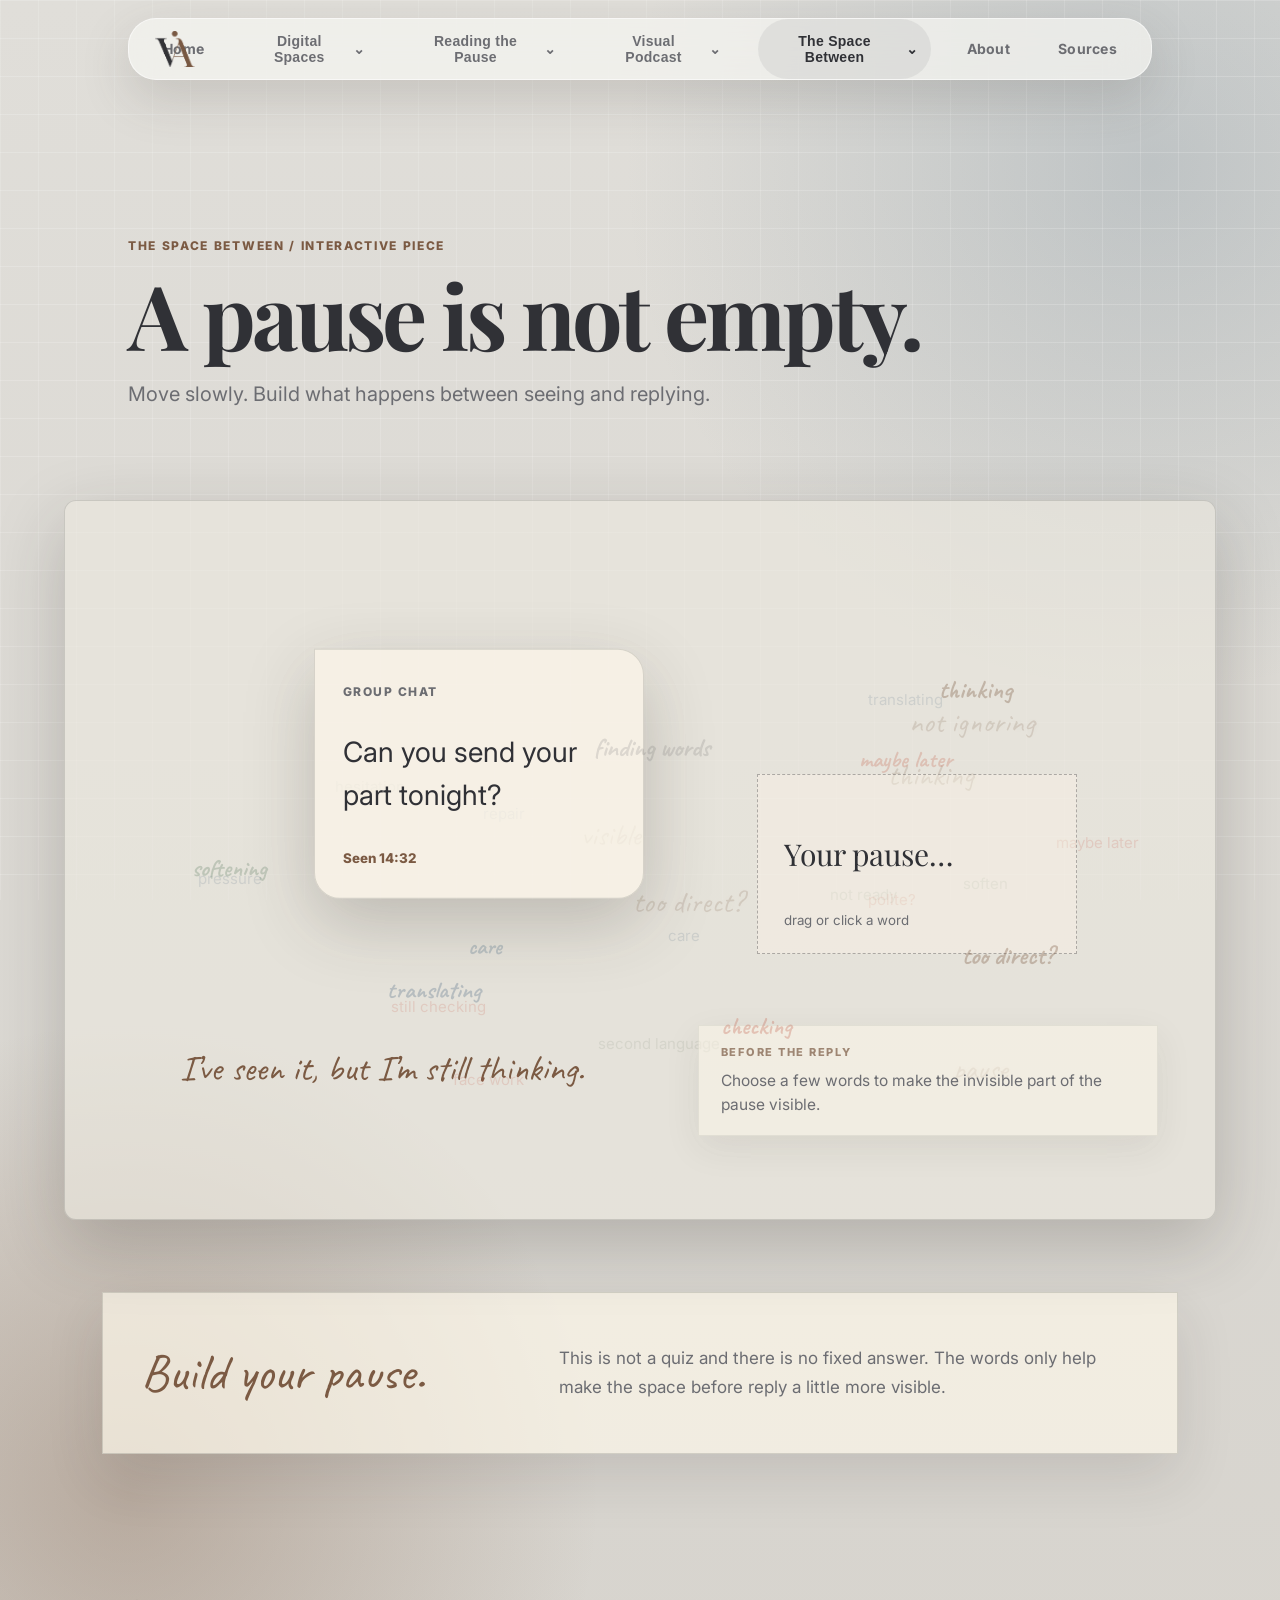
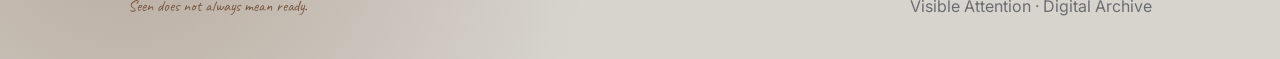
<file: interactive-space.html>
<!doctype html>
<html lang="en">
<head>
  <meta charset="utf-8" />
  <meta name="viewport" content="width=device-width, initial-scale=1" />
  <title>The Space Between | Visible Attention</title>
  <link rel="preconnect" href="https://fonts.googleapis.com">
  <link rel="preconnect" href="https://fonts.gstatic.com" crossorigin>
  <link href="https://fonts.googleapis.com/css2?family=Caveat:wght@400;600;700&family=Inter:wght@300;400;500;600;700;800&family=Playfair+Display:ital,wght@0,600;0,700;1,600;1,700&display=swap" rel="stylesheet">
  <link rel="stylesheet" href="assets/css/styles.css" />
</head>
<body data-page="interactive-space.html">
  <header class="site-header">
    <nav class="capsule-nav" aria-label="Main navigation">
      <a class="mini-brand" href="index.html" aria-label="Visible Attention home"><img src="assets/img/va-logo.png" alt="Visible Attention logo"></a>
      <a class="nav-parent " href="index.html">Home</a>
<div class="nav-group ">
                <button class="nav-parent" type="button" aria-expanded="false">Digital Spaces<span>⌄</span></button>
                <div class="dropdown"><a href="personal-map.html" class="drop-item ">Digital Map</a><a href="personal-logs.html" class="drop-item ">Everyday Moments</a><a href="personal-noticed.html" class="drop-item ">Lingering Thoughts</a></div>
              </div>
<div class="nav-group ">
                <button class="nav-parent" type="button" aria-expanded="false">Reading the Pause<span>⌄</span></button>
                <div class="dropdown"><a href="concept-analysis.html" class="drop-item ">Close Reading</a><a href="concept-cards.html" class="drop-item ">Concept Cards</a></div>
              </div>
<div class="nav-group ">
                <button class="nav-parent" type="button" aria-expanded="false">Visual Podcast<span>⌄</span></button>
                <div class="dropdown"><a href="group-video.html" class="drop-item ">Watch the Podcast</a><a href="group-process.html" class="drop-item ">Making the Podcast</a><a href="group-reflection.html" class="drop-item ">My Role & Reflection</a></div>
              </div>
<div class="nav-group active">
                <button class="nav-parent" type="button" aria-expanded="false">The Space Between<span>⌄</span></button>
                <div class="dropdown"><a href="interactive-space.html" class="drop-item active">Interactive Piece</a><a href="interactive-feedback.html" class="drop-item ">Leave a Thought</a></div>
              </div>
<a class="nav-parent " href="about.html">About</a>
<a class="nav-parent " href="references.html">Sources</a>
    </nav>
  </header>




<main>
  <section class="subpage-cover">
    <p class="kicker">The Space Between / Interactive Piece</p>
    <h1>A pause is not empty.</h1>
    <p class="cover-copy">Move slowly. Build what happens between seeing and replying.</p>
  </section>

  <section class="space-stage refined-pause-stage" aria-label="Build your pause interactive piece">
    <canvas id="thoughtCanvas"></canvas>

    <div class="central-message">
      <span>Group chat</span>
      <p>Can you send your part tonight?</p>
      <small>Seen 14:32</small>
    </div>

    <div class="reply-field refined-reply-field" id="dropArea">
      <p>Your pause…</p>
      <small>drag or click a word</small>
      <div class="chosen-words" id="chosenWords"></div>
    </div>

    <div class="quiet-word-bank" aria-label="Pause words">
      <button class="pause-word drift w1" draggable="true" data-word="thinking">thinking</button>
      <button class="pause-word drift w2" draggable="true" data-word="checking">checking</button>
      <button class="pause-word drift w3" draggable="true" data-word="translating">translating</button>
      <button class="pause-word drift w4" draggable="true" data-word="softening">softening</button>
      <button class="pause-word drift w5" draggable="true" data-word="still caring">care</button>
      <button class="pause-word drift w6" draggable="true" data-word="finding words">finding words</button>
      <button class="pause-word drift w7" draggable="true" data-word="too direct?">too direct?</button>
      <button class="pause-word drift w8" draggable="true" data-word="maybe later">maybe later</button>
    </div>

    <div class="pause-result" id="generatedReflection">
      <span>before the reply</span>
      <p>Choose a few words to make the invisible part of the pause visible.</p>
    </div>

    <p class="handwritten stage-note">I’ve seen it, but I’m still thinking.</p>
  </section>

  <section class="poetic-instruction refined-instruction">
    <p class="handwritten">Build your pause.</p>
    <p>This is not a quiz and there is no fixed answer. The words only help make the space before reply a little more visible.</p>
  </section>

  <script src="assets/js/space-between.js"></script>
  <script src="assets/js/build-pause.js"></script>
</main>




  <footer class="site-footer">
    <span class="handwritten">Seen does not always mean ready.</span>
    <span>Visible Attention · Digital Archive</span>
  </footer>
  <script src="assets/js/main.js"></script>
  <script src="assets/js/build-pause.js"></script>
</body>
</html>
</file>
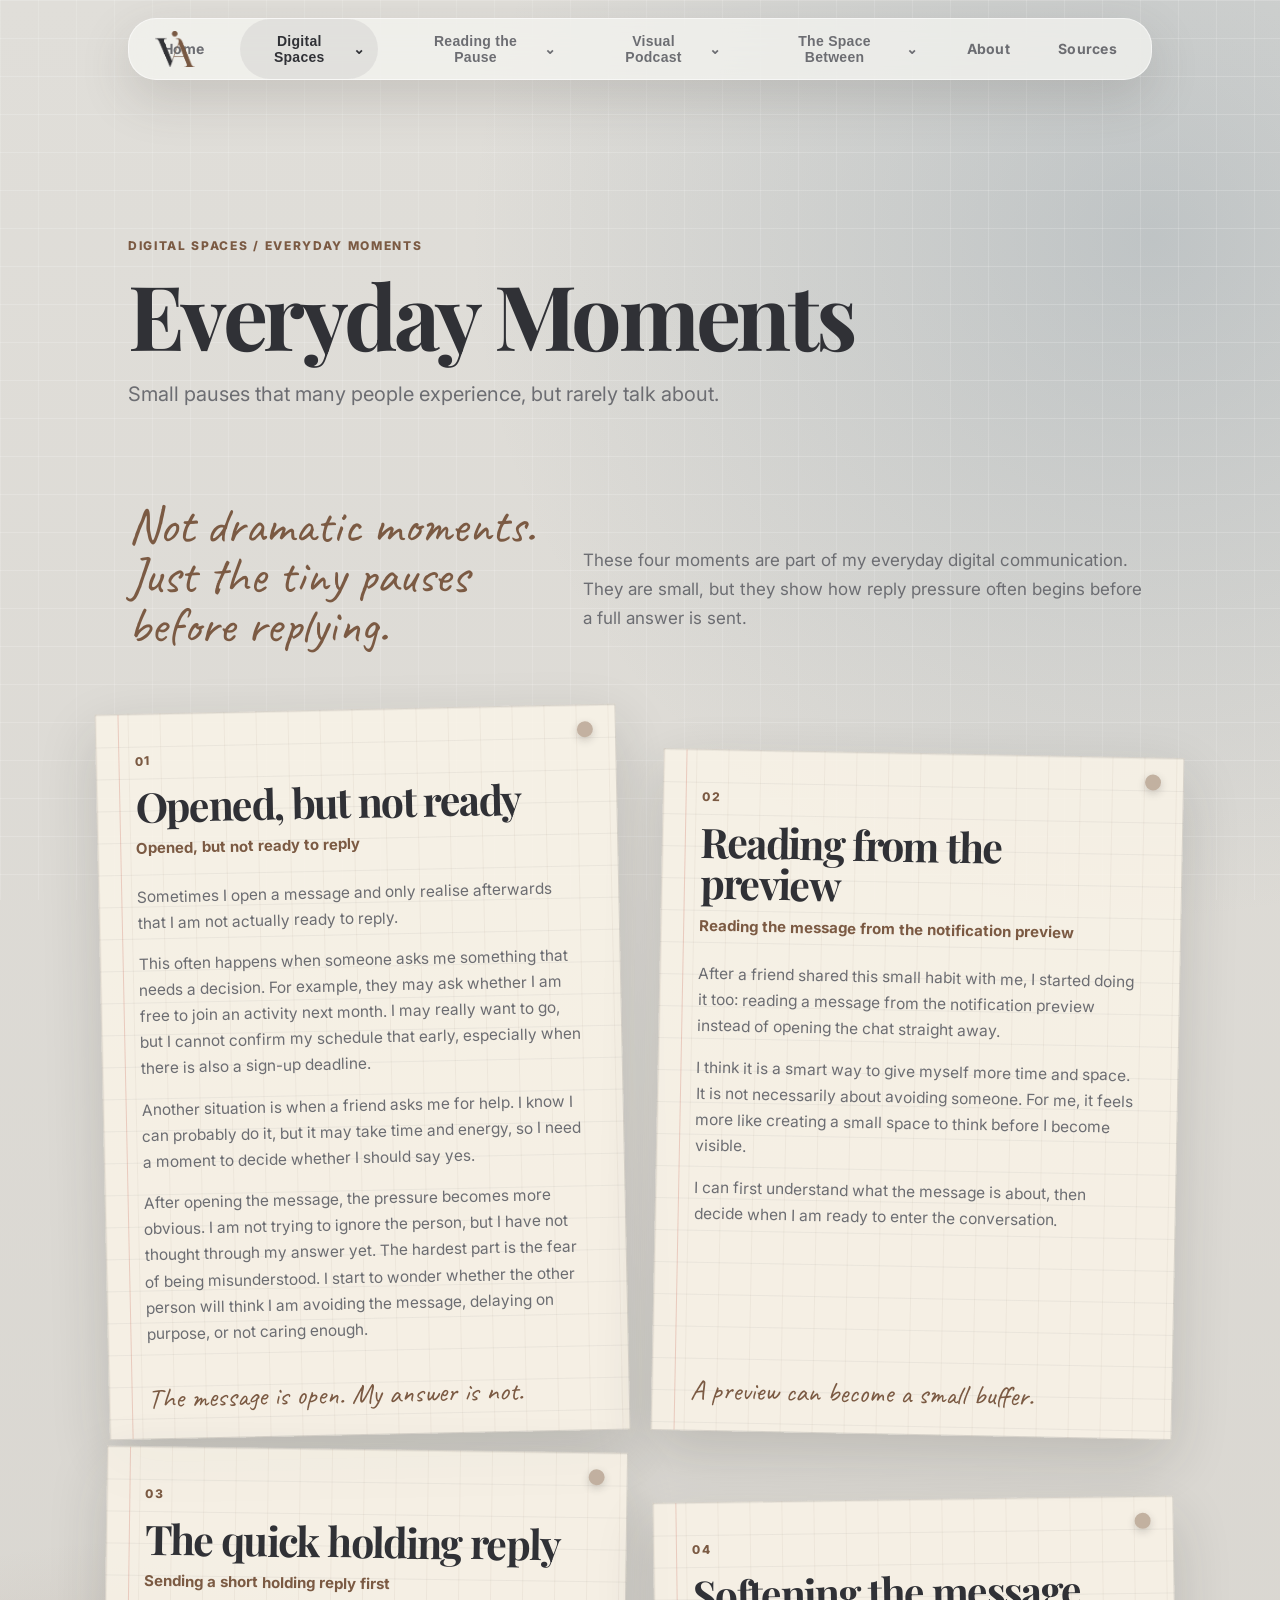
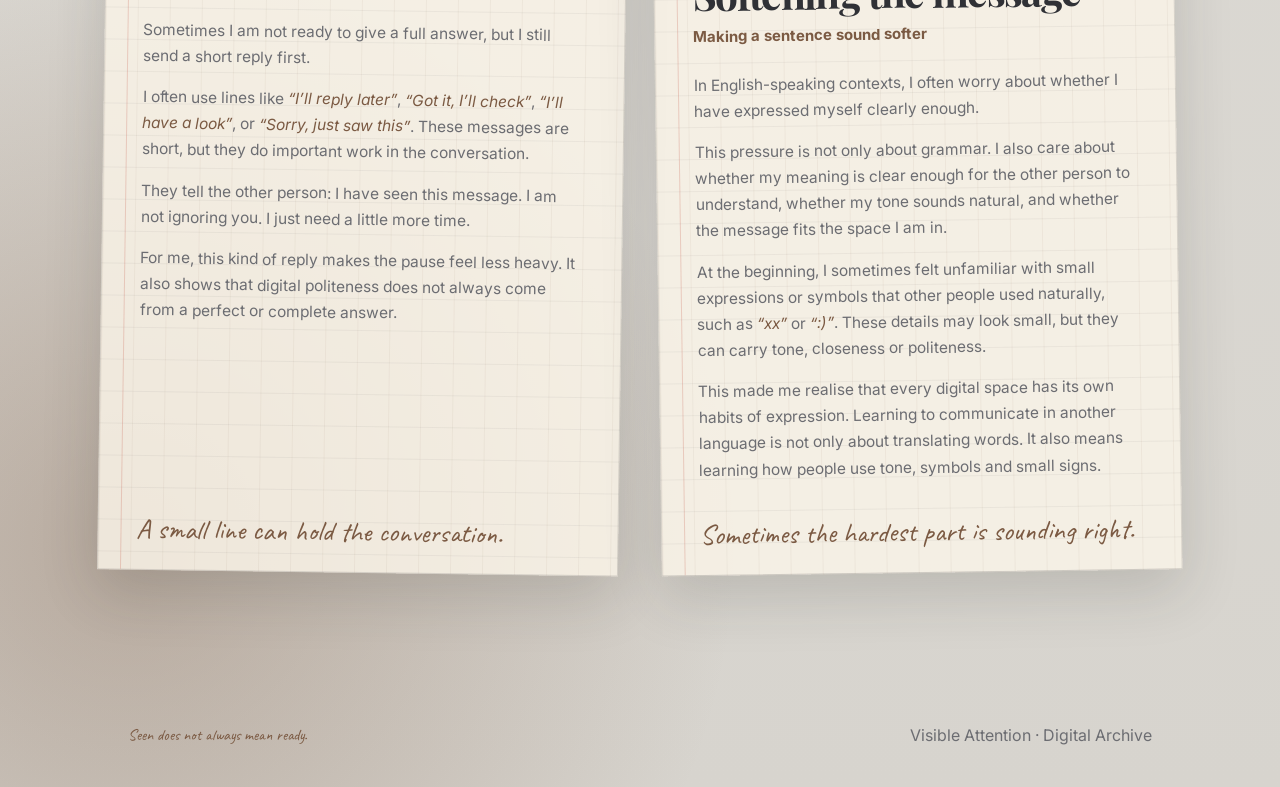
<file: personal-logs.html>
<!doctype html>
<html lang="en">
<head>
  <meta charset="utf-8" />
  <meta name="viewport" content="width=device-width, initial-scale=1" />
  <title>Log Moments | Visible Attention</title>
  <link rel="preconnect" href="https://fonts.googleapis.com">
  <link rel="preconnect" href="https://fonts.gstatic.com" crossorigin>
  <link href="https://fonts.googleapis.com/css2?family=Caveat:wght@400;600;700&family=Inter:wght@300;400;500;600;700;800&family=Playfair+Display:ital,wght@0,600;0,700;1,600;1,700&display=swap" rel="stylesheet">
  <link rel="stylesheet" href="assets/css/styles.css" />
</head>
<body data-page="personal-logs.html">
  <header class="site-header">
    <nav class="capsule-nav" aria-label="Main navigation">
      <a class="mini-brand" href="index.html" aria-label="Visible Attention home"><img src="assets/img/va-logo.png" alt="Visible Attention logo"></a>
      <a class="nav-parent " href="index.html">Home</a>
<div class="nav-group active">
                <button class="nav-parent" type="button" aria-expanded="false">Digital Spaces<span>⌄</span></button>
                <div class="dropdown"><a href="personal-map.html" class="drop-item ">Digital Map</a><a href="personal-logs.html" class="drop-item active">Everyday Moments</a><a href="personal-noticed.html" class="drop-item ">Lingering Thoughts</a></div>
              </div>
<div class="nav-group ">
                <button class="nav-parent" type="button" aria-expanded="false">Reading the Pause<span>⌄</span></button>
                <div class="dropdown"><a href="concept-analysis.html" class="drop-item ">Close Reading</a><a href="concept-cards.html" class="drop-item ">Concept Cards</a></div>
              </div>
<div class="nav-group ">
                <button class="nav-parent" type="button" aria-expanded="false">Visual Podcast<span>⌄</span></button>
                <div class="dropdown"><a href="group-video.html" class="drop-item ">Watch the Podcast</a><a href="group-process.html" class="drop-item ">Making the Podcast</a><a href="group-reflection.html" class="drop-item ">My Role & Reflection</a></div>
              </div>
<div class="nav-group ">
                <button class="nav-parent" type="button" aria-expanded="false">The Space Between<span>⌄</span></button>
                <div class="dropdown"><a href="interactive-space.html" class="drop-item ">Interactive Piece</a><a href="interactive-feedback.html" class="drop-item ">Leave a Thought</a></div>
              </div>
<a class="nav-parent " href="about.html">About</a>
<a class="nav-parent " href="references.html">Sources</a>
    </nav>
  </header>


<main>
  <section class="subpage-cover moments-cover">
    <p class="kicker">Digital Spaces / Everyday Moments</p>
    <h1>Everyday Moments</h1>
    <p class="cover-copy">Small pauses that many people experience, but rarely talk about.</p>
  </section>

  <section class="journal-intro">
    <p class="handwritten">Not dramatic moments. Just the tiny pauses before replying.</p>
    <p>These four moments are part of my everyday digital communication. They are small, but they show how reply pressure often begins before a full answer is sent.</p>
  </section>

  <section class="journal-desk" aria-label="Everyday communication moments">
    <article class="journal-card">
      <div class="journal-pin"></div>
      <span class="moment-number">01</span>
      <h2>Opened, but not ready</h2>
      <h3>Opened, but not ready to reply</h3>
      <p>Sometimes I open a message and only realise afterwards that I am not actually ready to reply.</p>
      <p>This often happens when someone asks me something that needs a decision. For example, they may ask whether I am free to join an activity next month. I may really want to go, but I cannot confirm my schedule that early, especially when there is also a sign-up deadline.</p>
      <p>Another situation is when a friend asks me for help. I know I can probably do it, but it may take time and energy, so I need a moment to decide whether I should say yes.</p>
      <p>After opening the message, the pressure becomes more obvious. I am not trying to ignore the person, but I have not thought through my answer yet. The hardest part is the fear of being misunderstood. I start to wonder whether the other person will think I am avoiding the message, delaying on purpose, or not caring enough.</p>
      <p class="handwritten margin-note">The message is open. My answer is not.</p>
    </article>

    <article class="journal-card">
      <div class="journal-pin"></div>
      <span class="moment-number">02</span>
      <h2>Reading from the preview</h2>
      <h3>Reading the message from the notification preview</h3>
      <p>After a friend shared this small habit with me, I started doing it too: reading a message from the notification preview instead of opening the chat straight away.</p>
      <p>I think it is a smart way to give myself more time and space. It is not necessarily about avoiding someone. For me, it feels more like creating a small space to think before I become visible.</p>
      <p>I can first understand what the message is about, then decide when I am ready to enter the conversation.</p>
      <p class="handwritten margin-note">A preview can become a small buffer.</p>
    </article>

    <article class="journal-card">
      <div class="journal-pin"></div>
      <span class="moment-number">03</span>
      <h2>The quick holding reply</h2>
      <h3>Sending a short holding reply first</h3>
      <p>Sometimes I am not ready to give a full answer, but I still send a short reply first.</p>
      <p>I often use lines like <em>“I’ll reply later”</em>, <em>“Got it, I’ll check”</em>, <em>“I’ll have a look”</em>, or <em>“Sorry, just saw this”</em>. These messages are short, but they do important work in the conversation.</p>
      <p>They tell the other person: I have seen this message. I am not ignoring you. I just need a little more time.</p>
      <p>For me, this kind of reply makes the pause feel less heavy. It also shows that digital politeness does not always come from a perfect or complete answer.</p>
      <p class="handwritten margin-note">A small line can hold the conversation.</p>
    </article>

    <article class="journal-card">
      <div class="journal-pin"></div>
      <span class="moment-number">04</span>
      <h2>Softening the message</h2>
      <h3>Making a sentence sound softer</h3>
      <p>In English-speaking contexts, I often worry about whether I have expressed myself clearly enough.</p>
      <p>This pressure is not only about grammar. I also care about whether my meaning is clear enough for the other person to understand, whether my tone sounds natural, and whether the message fits the space I am in.</p>
      <p>At the beginning, I sometimes felt unfamiliar with small expressions or symbols that other people used naturally, such as <em>“xx”</em> or <em>“:)”</em>. These details may look small, but they can carry tone, closeness or politeness.</p>
      <p>This made me realise that every digital space has its own habits of expression. Learning to communicate in another language is not only about translating words. It also means learning how people use tone, symbols and small signs.</p>
      <p class="handwritten margin-note">Sometimes the hardest part is sounding right.</p>
    </article>
  </section>
</main>


  <footer class="site-footer">
    <span class="handwritten">Seen does not always mean ready.</span>
    <span>Visible Attention · Digital Archive</span>
  </footer>
  <script src="assets/js/main.js"></script>
</body>
</html>
</file>
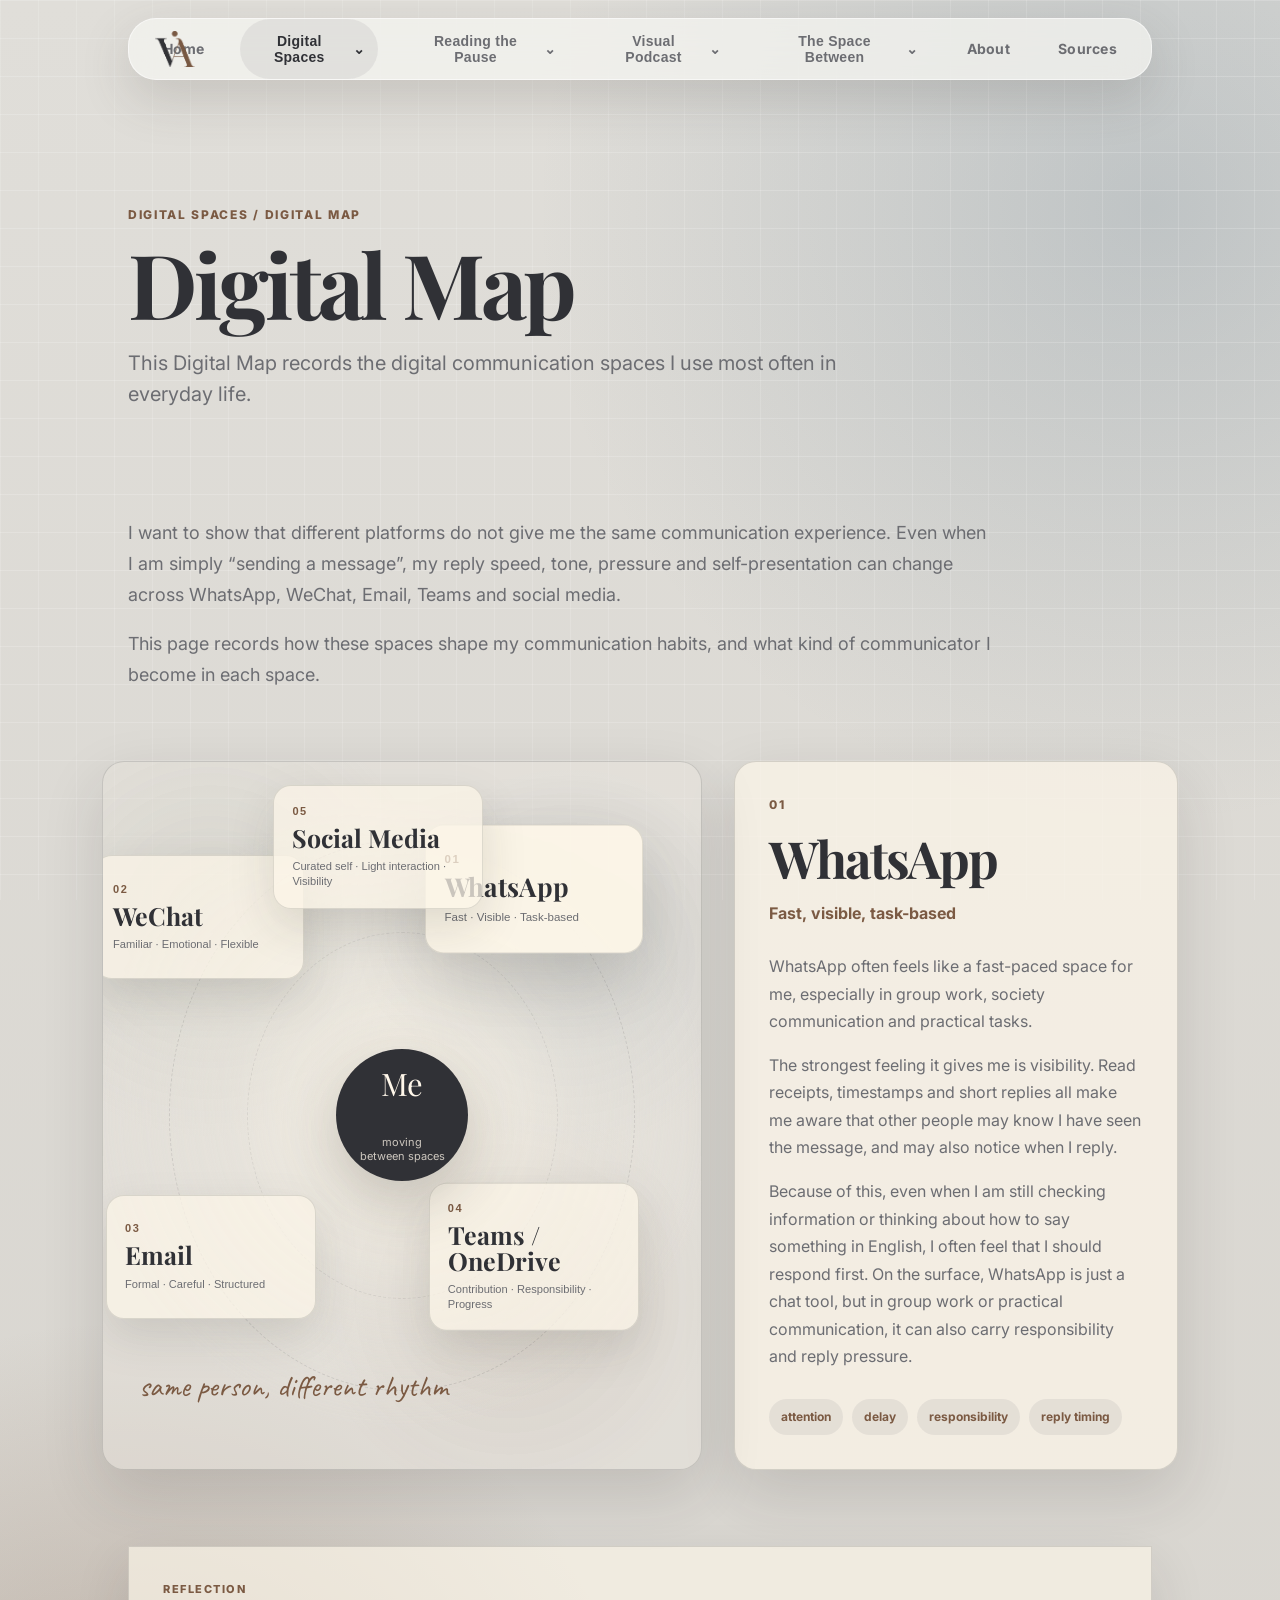
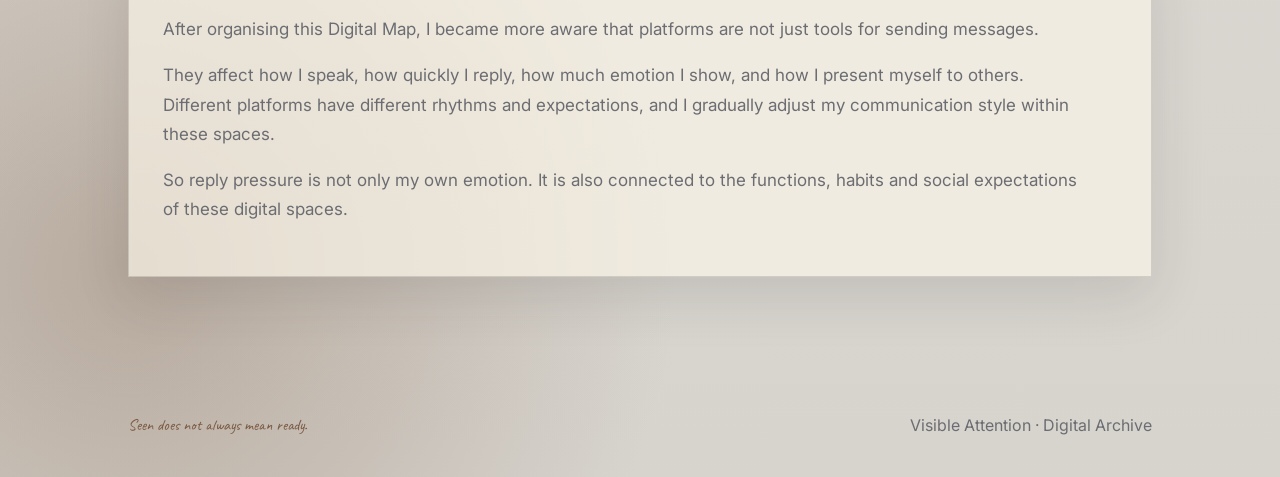
<file: personal-map.html>
<!doctype html>
<html lang="en">
<head>
  <meta charset="utf-8" />
  <meta name="viewport" content="width=device-width, initial-scale=1" />
  <title>Digital Map | Visible Attention</title>
  <link rel="preconnect" href="https://fonts.googleapis.com">
  <link rel="preconnect" href="https://fonts.gstatic.com" crossorigin>
  <link href="https://fonts.googleapis.com/css2?family=Caveat:wght@400;600;700&family=Inter:wght@300;400;500;600;700;800&family=Playfair+Display:ital,wght@0,600;0,700;1,600;1,700&display=swap" rel="stylesheet">
  <link rel="stylesheet" href="assets/css/styles.css" />
</head>
<body data-page="personal-map.html">
  <header class="site-header">
    <nav class="capsule-nav" aria-label="Main navigation">
      <a class="mini-brand" href="index.html" aria-label="Visible Attention home"><img src="assets/img/va-logo.png" alt="Visible Attention logo"></a>
      <a class="nav-parent " href="index.html">Home</a>
<div class="nav-group active">
                <button class="nav-parent" type="button" aria-expanded="false">Digital Spaces<span>⌄</span></button>
                <div class="dropdown"><a href="personal-map.html" class="drop-item active">Digital Map</a><a href="personal-logs.html" class="drop-item ">Everyday Moments</a><a href="personal-noticed.html" class="drop-item ">Lingering Thoughts</a></div>
              </div>
<div class="nav-group ">
                <button class="nav-parent" type="button" aria-expanded="false">Reading the Pause<span>⌄</span></button>
                <div class="dropdown"><a href="concept-analysis.html" class="drop-item ">Close Reading</a><a href="concept-cards.html" class="drop-item ">Concept Cards</a></div>
              </div>
<div class="nav-group ">
                <button class="nav-parent" type="button" aria-expanded="false">Visual Podcast<span>⌄</span></button>
                <div class="dropdown"><a href="group-video.html" class="drop-item ">Watch the Podcast</a><a href="group-process.html" class="drop-item ">Making the Podcast</a><a href="group-reflection.html" class="drop-item ">My Role & Reflection</a></div>
              </div>
<div class="nav-group ">
                <button class="nav-parent" type="button" aria-expanded="false">The Space Between<span>⌄</span></button>
                <div class="dropdown"><a href="interactive-space.html" class="drop-item ">Interactive Piece</a><a href="interactive-feedback.html" class="drop-item ">Leave a Thought</a></div>
              </div>
<a class="nav-parent " href="about.html">About</a>
<a class="nav-parent " href="references.html">Sources</a>
    </nav>
  </header>


<main>
  <section class="subpage-cover digital-map-cover">
    <p class="kicker">Digital Spaces / Digital Map</p>
    <h1>Digital Map</h1>
    <p class="cover-copy">This Digital Map records the digital communication spaces I use most often in everyday life.</p>
  </section>

  <section class="digital-map-intro">
    <p>I want to show that different platforms do not give me the same communication experience. Even when I am simply “sending a message”, my reply speed, tone, pressure and self-presentation can change across WhatsApp, WeChat, Email, Teams and social media.</p>
    <p>This page records how these spaces shape my communication habits, and what kind of communicator I become in each space.</p>
  </section>

  <section class="digital-map-explorer" aria-label="Digital communication map">
    <div class="map-board">
      <button class="map-node active" data-space="whatsapp" style="--x:72%; --y:18%;">
        <span>01</span><strong>WhatsApp</strong><small>Fast · Visible · Task-based</small>
      </button>
      <button class="map-node" data-space="wechat" style="--x:16%; --y:22%;">
        <span>02</span><strong>WeChat</strong><small>Familiar · Emotional · Flexible</small>
      </button>
      <button class="map-node" data-space="email" style="--x:18%; --y:70%;">
        <span>03</span><strong>Email</strong><small>Formal · Careful · Structured</small>
      </button>
      <button class="map-node" data-space="teams" style="--x:72%; --y:70%;">
        <span>04</span><strong>Teams / OneDrive</strong><small>Contribution · Responsibility · Progress</small>
      </button>
      <button class="map-node" data-space="social" style="--x:46%; --y:12%;">
        <span>05</span><strong>Social Media</strong><small>Curated self · Light interaction · Visibility</small>
      </button>
      <div class="me-node"><span>Me</span><small>moving between spaces</small></div>
      <p class="handwritten map-hand-note">same person, different rhythm</p>
    </div>

    <aside class="map-info-panel" aria-live="polite">
      <span class="panel-number">01</span>
      <h2>WhatsApp</h2>
      <p class="panel-subtitle">Fast, visible, task-based</p>
      <div class="panel-body">
        <p>WhatsApp often feels like a fast-paced space for me, especially in group work, society communication and practical tasks.</p>
        <p>The strongest feeling it gives me is visibility. Read receipts, timestamps and short replies all make me aware that other people may know I have seen the message, and may also notice when I reply.</p>
        <p>Because of this, even when I am still checking information or thinking about how to say something in English, I often feel that I should respond first. On the surface, WhatsApp is just a chat tool, but in group work or practical communication, it can also carry responsibility and reply pressure.</p>
      </div>
      <div class="visible-tags">
        <span>attention</span><span>delay</span><span>responsibility</span><span>reply timing</span>
      </div>
    </aside>
  </section>

  <section class="map-reflection">
    <span class="mini-label">Reflection</span>
    <p>After organising this Digital Map, I became more aware that platforms are not just tools for sending messages.</p>
    <p>They affect how I speak, how quickly I reply, how much emotion I show, and how I present myself to others. Different platforms have different rhythms and expectations, and I gradually adjust my communication style within these spaces.</p>
    <p>So reply pressure is not only my own emotion. It is also connected to the functions, habits and social expectations of these digital spaces.</p>
  </section>
</main>


  <footer class="site-footer">
    <span class="handwritten">Seen does not always mean ready.</span>
    <span>Visible Attention · Digital Archive</span>
  </footer>
  <script src="assets/js/main.js"></script>
</body>
</html>
</file>
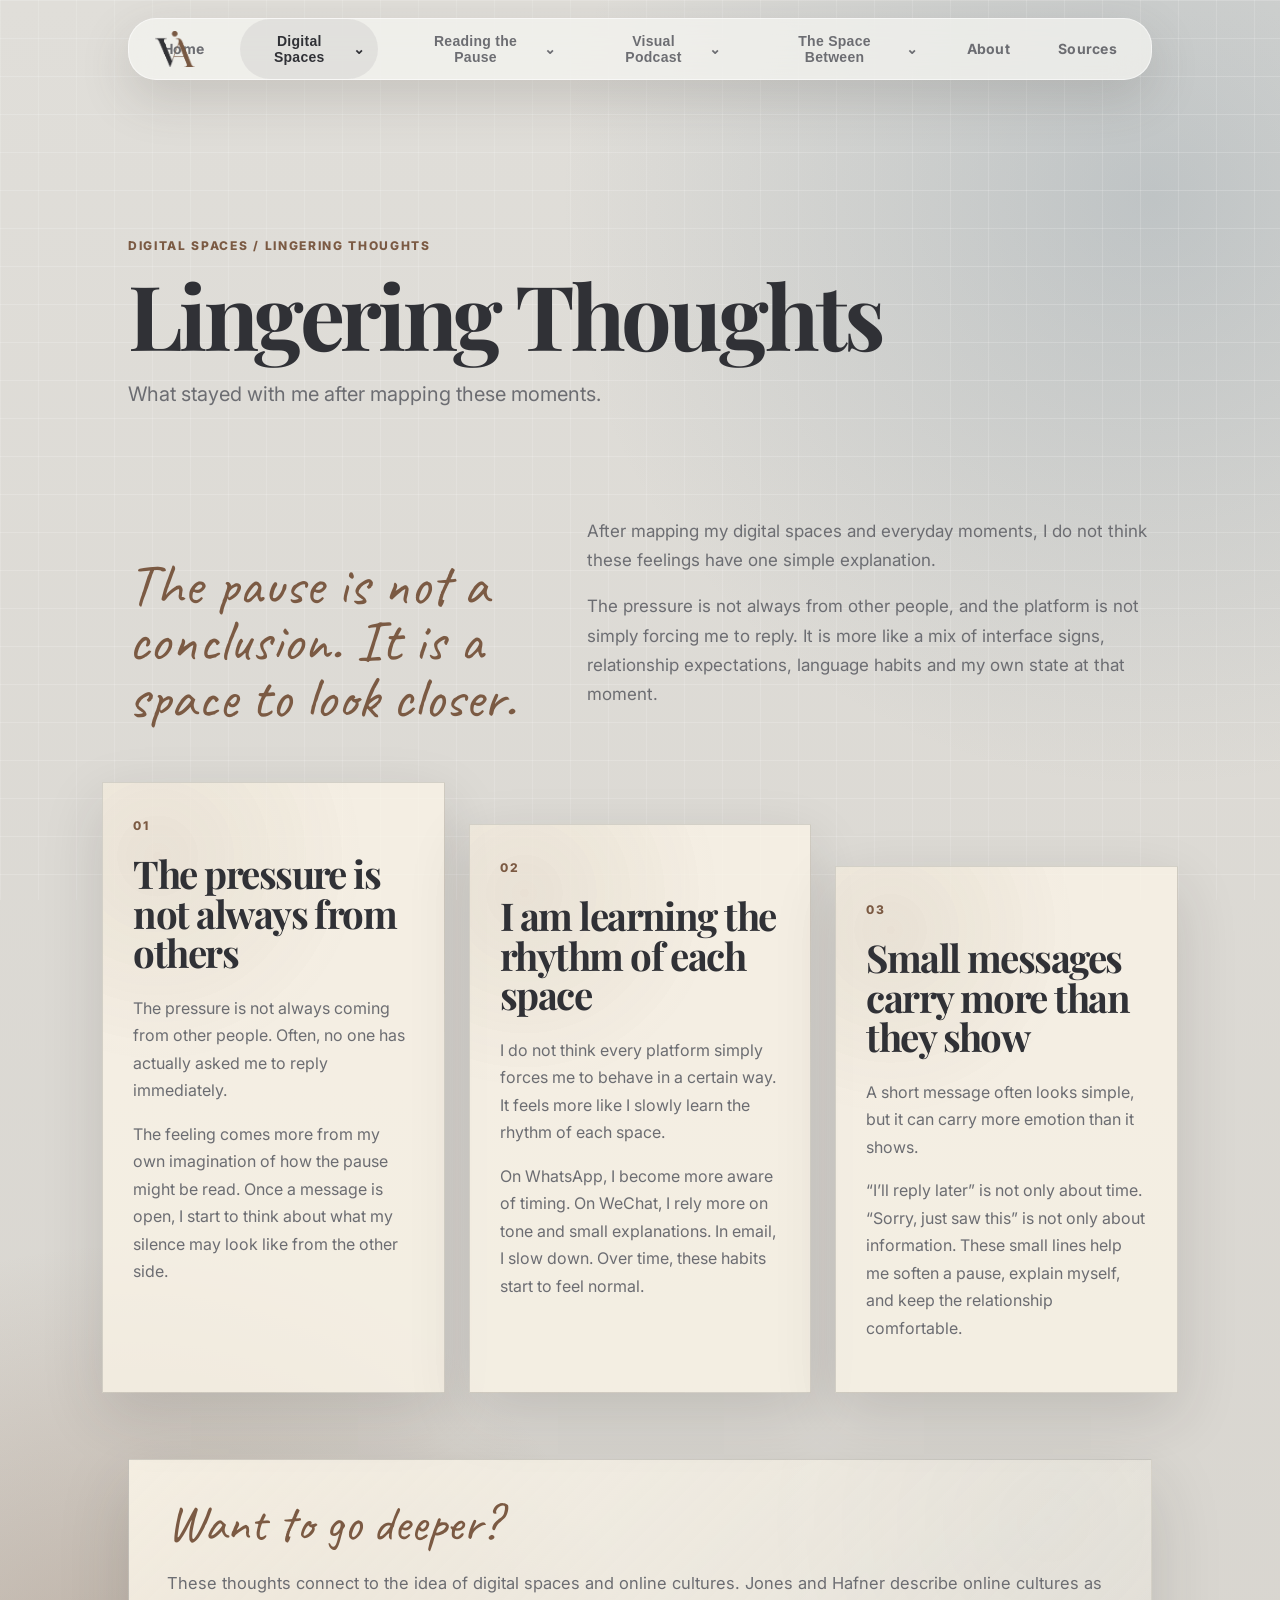
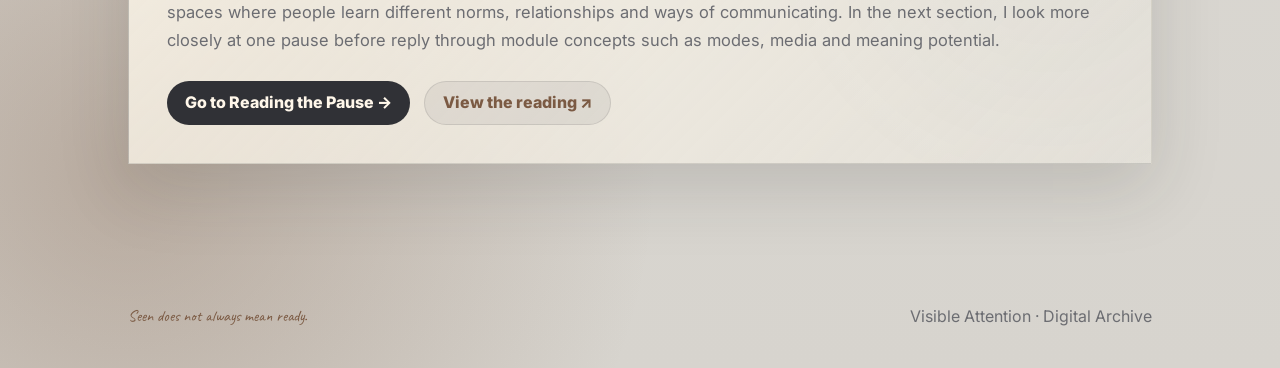
<file: personal-noticed.html>
<!doctype html>
<html lang="en">
<head>
  <meta charset="utf-8" />
  <meta name="viewport" content="width=device-width, initial-scale=1" />
  <title>What I Noticed | Visible Attention</title>
  <link rel="preconnect" href="https://fonts.googleapis.com">
  <link rel="preconnect" href="https://fonts.gstatic.com" crossorigin>
  <link href="https://fonts.googleapis.com/css2?family=Caveat:wght@400;600;700&family=Inter:wght@300;400;500;600;700;800&family=Playfair+Display:ital,wght@0,600;0,700;1,600;1,700&display=swap" rel="stylesheet">
  <link rel="stylesheet" href="assets/css/styles.css" />
</head>
<body data-page="personal-noticed.html">
  <header class="site-header">
    <nav class="capsule-nav" aria-label="Main navigation">
      <a class="mini-brand" href="index.html" aria-label="Visible Attention home"><img src="assets/img/va-logo.png" alt="Visible Attention logo"></a>
      <a class="nav-parent " href="index.html">Home</a>
<div class="nav-group active">
                <button class="nav-parent" type="button" aria-expanded="false">Digital Spaces<span>⌄</span></button>
                <div class="dropdown"><a href="personal-map.html" class="drop-item ">Digital Map</a><a href="personal-logs.html" class="drop-item ">Everyday Moments</a><a href="personal-noticed.html" class="drop-item active">Lingering Thoughts</a></div>
              </div>
<div class="nav-group ">
                <button class="nav-parent" type="button" aria-expanded="false">Reading the Pause<span>⌄</span></button>
                <div class="dropdown"><a href="concept-analysis.html" class="drop-item ">Close Reading</a><a href="concept-cards.html" class="drop-item ">Concept Cards</a></div>
              </div>
<div class="nav-group ">
                <button class="nav-parent" type="button" aria-expanded="false">Visual Podcast<span>⌄</span></button>
                <div class="dropdown"><a href="group-video.html" class="drop-item ">Watch the Podcast</a><a href="group-process.html" class="drop-item ">Making the Podcast</a><a href="group-reflection.html" class="drop-item ">My Role & Reflection</a></div>
              </div>
<div class="nav-group ">
                <button class="nav-parent" type="button" aria-expanded="false">The Space Between<span>⌄</span></button>
                <div class="dropdown"><a href="interactive-space.html" class="drop-item ">Interactive Piece</a><a href="interactive-feedback.html" class="drop-item ">Leave a Thought</a></div>
              </div>
<a class="nav-parent " href="about.html">About</a>
<a class="nav-parent " href="references.html">Sources</a>
    </nav>
  </header>


<main>
  <section class="subpage-cover lingering-cover">
    <p class="kicker">Digital Spaces / Lingering Thoughts</p>
    <h1>Lingering Thoughts</h1>
    <p class="cover-copy">What stayed with me after mapping these moments.</p>
  </section>

  <section class="lingering-opening">
    <p class="handwritten">The pause is not a conclusion. It is a space to look closer.</p>
    <div>
      <p>After mapping my digital spaces and everyday moments, I do not think these feelings have one simple explanation.</p>
      <p>The pressure is not always from other people, and the platform is not simply forcing me to reply. It is more like a mix of interface signs, relationship expectations, language habits and my own state at that moment.</p>
    </div>
  </section>

  <section class="thought-wall" aria-label="Lingering thoughts">
    <article class="thought-card">
      <span class="thought-number">01</span>
      <h2>The pressure is not always from others</h2>
      <p>The pressure is not always coming from other people. Often, no one has actually asked me to reply immediately.</p>
      <p>The feeling comes more from my own imagination of how the pause might be read. Once a message is open, I start to think about what my silence may look like from the other side.</p>
    </article>

    <article class="thought-card">
      <span class="thought-number">02</span>
      <h2>I am learning the rhythm of each space</h2>
      <p>I do not think every platform simply forces me to behave in a certain way. It feels more like I slowly learn the rhythm of each space.</p>
      <p>On WhatsApp, I become more aware of timing. On WeChat, I rely more on tone and small explanations. In email, I slow down. Over time, these habits start to feel normal.</p>
    </article>

    <article class="thought-card">
      <span class="thought-number">03</span>
      <h2>Small messages carry more than they show</h2>
      <p>A short message often looks simple, but it can carry more emotion than it shows.</p>
      <p>“I’ll reply later” is not only about time. “Sorry, just saw this” is not only about information. These small lines help me soften a pause, explain myself, and keep the relationship comfortable.</p>
    </article>
  </section>

  <section class="next-reading-link">
    <p class="handwritten">Want to go deeper?</p>
    <p>These thoughts connect to the idea of digital spaces and online cultures. Jones and Hafner describe online cultures as spaces where people learn different norms, relationships and ways of communicating. In the next section, I look more closely at one pause before reply through module concepts such as modes, media and meaning potential.</p>
    <div class="reading-actions">
      <a class="primary-link" href="concept-analysis.html">Go to Reading the Pause →</a>
      <a class="secondary-link" href="https://ebookcentral.proquest.com/lib/leeds/detail.action?docID=6610881" target="_blank" rel="noopener">View the reading ↗</a>
    </div>
  </section>
</main>


  <footer class="site-footer">
    <span class="handwritten">Seen does not always mean ready.</span>
    <span>Visible Attention · Digital Archive</span>
  </footer>
  <script src="assets/js/main.js"></script>
</body>
</html>
</file>
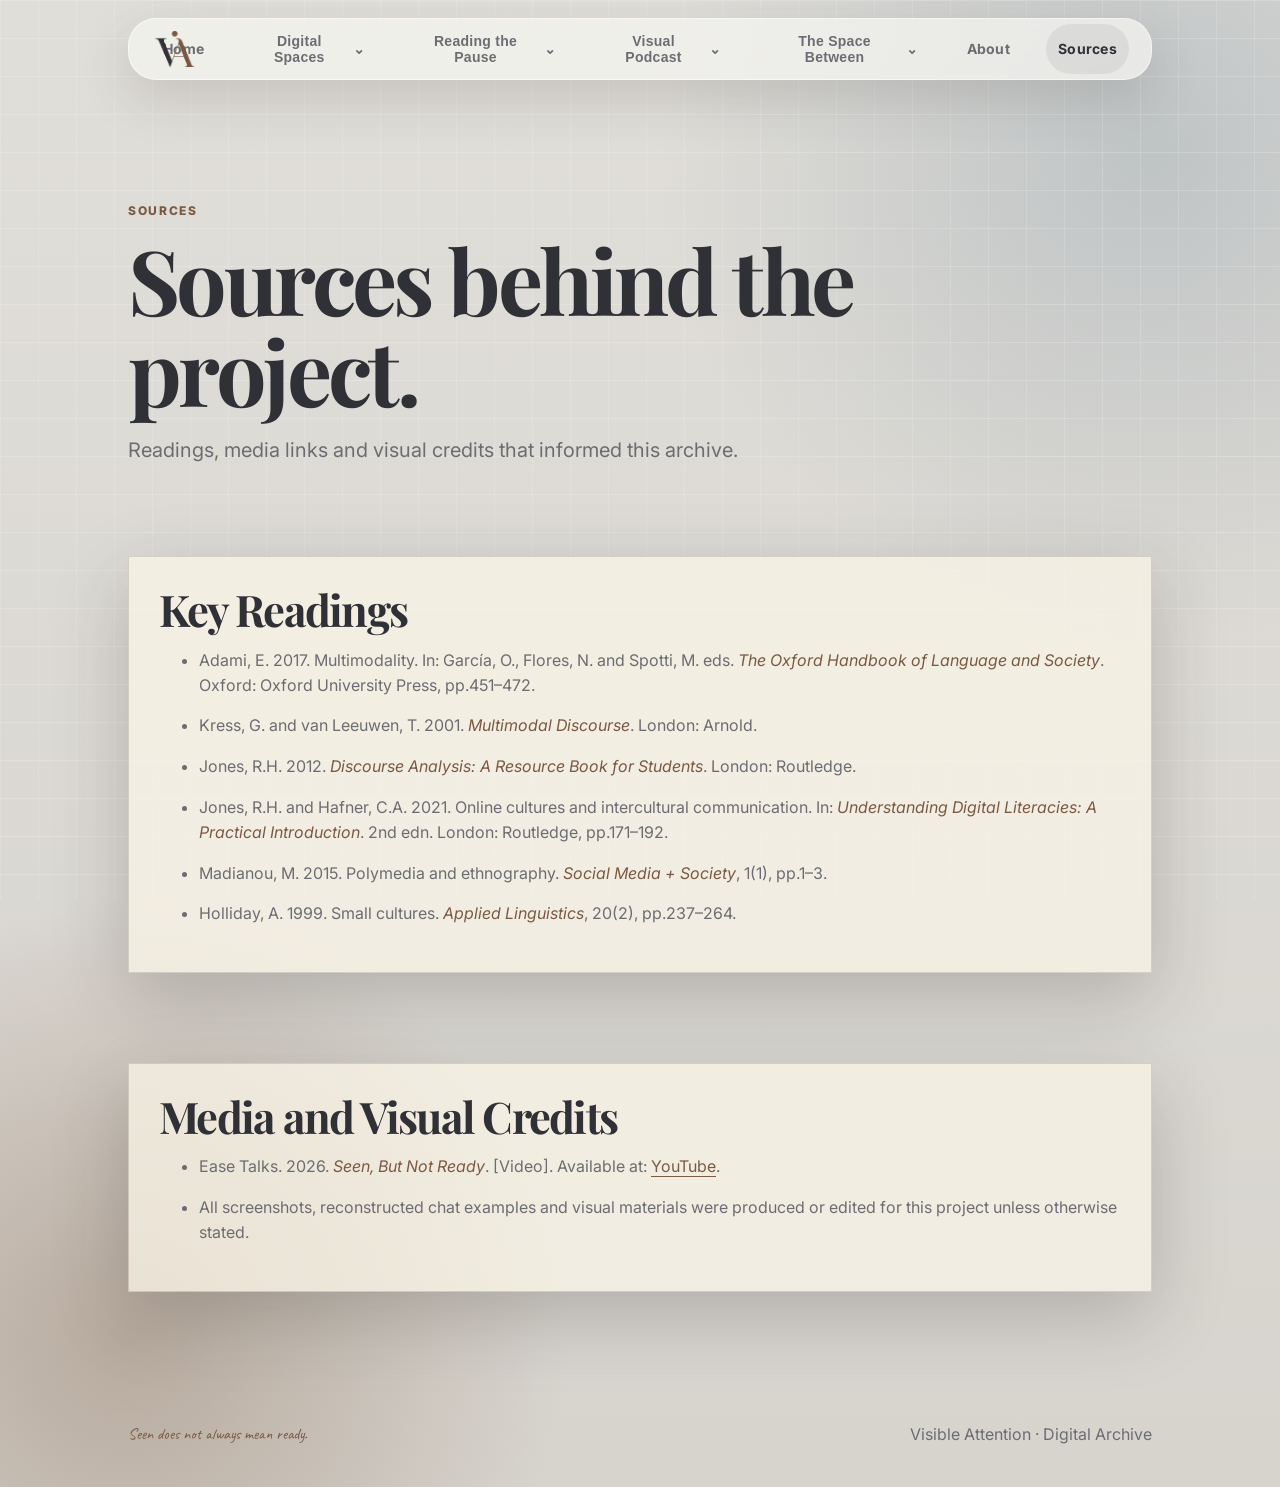
<file: references.html>
<!doctype html>
<html lang="en">
<head>
  <meta charset="utf-8" />
  <meta name="viewport" content="width=device-width, initial-scale=1" />
  <title>Sources | Visible Attention</title>
  <link rel="preconnect" href="https://fonts.googleapis.com">
  <link rel="preconnect" href="https://fonts.gstatic.com" crossorigin>
  <link href="https://fonts.googleapis.com/css2?family=Caveat:wght@400;600;700&family=Inter:wght@300;400;500;600;700;800&family=Playfair+Display:ital,wght@0,600;0,700;1,600;1,700&display=swap" rel="stylesheet">
  <link rel="stylesheet" href="assets/css/styles.css" />
</head>
<body data-page="references.html">
  <header class="site-header">
    <nav class="capsule-nav" aria-label="Main navigation">
      <a class="mini-brand" href="index.html" aria-label="Visible Attention home"><img src="assets/img/va-logo.png" alt="Visible Attention logo"></a>
      <a class="nav-parent " href="index.html">Home</a>
<div class="nav-group ">
                <button class="nav-parent" type="button" aria-expanded="false">Digital Spaces<span>⌄</span></button>
                <div class="dropdown"><a href="personal-map.html" class="drop-item ">Digital Map</a><a href="personal-logs.html" class="drop-item ">Everyday Moments</a><a href="personal-noticed.html" class="drop-item ">Lingering Thoughts</a></div>
              </div>
<div class="nav-group ">
                <button class="nav-parent" type="button" aria-expanded="false">Reading the Pause<span>⌄</span></button>
                <div class="dropdown"><a href="concept-analysis.html" class="drop-item ">Close Reading</a><a href="concept-cards.html" class="drop-item ">Concept Cards</a></div>
              </div>
<div class="nav-group ">
                <button class="nav-parent" type="button" aria-expanded="false">Visual Podcast<span>⌄</span></button>
                <div class="dropdown"><a href="group-video.html" class="drop-item ">Watch the Podcast</a><a href="group-process.html" class="drop-item ">Making the Podcast</a><a href="group-reflection.html" class="drop-item ">My Role & Reflection</a></div>
              </div>
<div class="nav-group ">
                <button class="nav-parent" type="button" aria-expanded="false">The Space Between<span>⌄</span></button>
                <div class="dropdown"><a href="interactive-space.html" class="drop-item ">Interactive Piece</a><a href="interactive-feedback.html" class="drop-item ">Leave a Thought</a></div>
              </div>
<a class="nav-parent " href="about.html">About</a>
<a class="nav-parent active" href="references.html">Sources</a>
    </nav>
  </header>


<main>
  <section class="subpage-cover">
    <p class="kicker">Sources</p>
    <h1>Sources behind the project.</h1>
    <p class="cover-copy">Readings, media links and visual credits that informed this archive.</p>
  </section>

<section class="references-list">
  <h2>Key Readings</h2>
  <ul>
    <li>Adami, E. 2017. Multimodality. In: García, O., Flores, N. and Spotti, M. eds. <em>The Oxford Handbook of Language and Society</em>. Oxford: Oxford University Press, pp.451–472.</li>

    <li>Kress, G. and van Leeuwen, T. 2001. <em>Multimodal Discourse</em>. London: Arnold.</li>

    <li>Jones, R.H. 2012. <em>Discourse Analysis: A Resource Book for Students</em>. London: Routledge.</li>

    <li>Jones, R.H. and Hafner, C.A. 2021. Online cultures and intercultural communication. In: <em>Understanding Digital Literacies: A Practical Introduction</em>. 2nd edn. London: Routledge, pp.171–192.</li>

    <li>Madianou, M. 2015. Polymedia and ethnography. <em>Social Media + Society</em>, 1(1), pp.1–3.</li>

    <li>Holliday, A. 1999. Small cultures. <em>Applied Linguistics</em>, 20(2), pp.237–264.</li>
  </ul>
</section>

  <section class="references-list">
    <h2>Media and Visual Credits</h2>
    <ul>
      <li>Ease Talks. 2026. <em>Seen, But Not Ready</em>. [Video]. Available at: <a href="https://www.youtube.com/watch?v=epCGT0QyqNs" target="_blank" rel="noopener">YouTube</a>.</li>
      <li>All screenshots, reconstructed chat examples and visual materials were produced or edited for this project unless otherwise stated.</li>
    </ul>
  </section>
</main>


  <footer class="site-footer">
    <span class="handwritten">Seen does not always mean ready.</span>
    <span>Visible Attention · Digital Archive</span>
  </footer>
  <script src="assets/js/main.js"></script>
</body>
</html>
</file>
<file: assets/css/styles.css>
:root{
  --bg:#d7d4ce;
  --surface:#ece8df;
  --card:#fbf5e8;
  --ink:#303136;
  --muted:#6c6d72;
  --line:rgba(48,49,54,.16);
  --shadow:0 24px 70px rgba(39,37,34,.22);
  --brown:#7b5a43;
  --sage:#8f9887;
  --blue:#5e7894;
  --red:#c85b4b;
  --yellow:#d8a941;
}
*{box-sizing:border-box}
html,body{margin:0;min-height:100%}
body{
  font-family:Inter, system-ui, sans-serif;
  color:var(--ink);
  background:
    radial-gradient(circle at 10% 90%, rgba(123,90,67,.35), transparent 25%),
    radial-gradient(circle at 90% 10%, rgba(95,120,140,.25), transparent 28%),
    linear-gradient(180deg,#e0ded9,var(--bg));
  line-height:1.55;
}
body:before{
  content:""; position:fixed; inset:0; z-index:-1;
  background-image:linear-gradient(rgba(255,255,255,.18) 1px, transparent 1px),linear-gradient(90deg,rgba(255,255,255,.15) 1px, transparent 1px);
  background-size:38px 38px;
}
a{text-decoration:none;color:inherit}
.site-header{position:sticky;top:0;z-index:100;padding:18px 10vw 0}
.capsule-nav{
  position:relative;
  min-height:56px;
  background:rgba(245,244,240,.74);
  border:1px solid rgba(255,255,255,.55);
  border-radius:28px;
  box-shadow:0 18px 50px rgba(75,72,68,.18);
  backdrop-filter:blur(18px);
  display:flex;align-items:center;justify-content:center;gap:24px;padding:0 22px;
}
.mini-brand{position:absolute;left:20px;font-weight:800;color:var(--ink)}
.nav-parent{
  border:0;background:transparent;color:var(--muted);
  font-size:14px;font-weight:700;letter-spacing:.02em;
  padding:14px 12px;border-radius:999px;cursor:pointer;
  display:inline-flex;align-items:center;gap:7px;
}
.nav-parent.active,.nav-parent:hover,.nav-group.active>.nav-parent{color:var(--ink);background:rgba(48,49,54,.07)}
.nav-group{position:relative}
.dropdown{
  position:absolute;top:54px;left:50%;transform:translateX(-50%) translateY(-8px);
  min-width:260px;padding:18px;background:rgba(250,250,247,.92);border:1px solid rgba(48,49,54,.12);
  border-radius:24px;box-shadow:0 24px 70px rgba(39,37,34,.18);backdrop-filter:blur(20px);
  display:none;flex-direction:column;gap:6px;
}
.nav-group.open .dropdown,.nav-group:hover .dropdown{display:flex}
.drop-item{padding:12px 16px;border-radius:14px;color:var(--muted);font-weight:700}
.drop-item:hover,.drop-item.active{background:rgba(48,49,54,.07);color:var(--ink)}
.site-footer{display:flex;justify-content:space-between;gap:20px;padding:40px 10vw;color:var(--muted)}
.handwritten{font-family:Caveat,cursive;color:var(--brown)}
.kicker{text-transform:uppercase;letter-spacing:.14em;color:var(--brown);font-size:12px;font-weight:800}
h1,h2{font-family:"Playfair Display",serif;margin:0;color:var(--ink);line-height:1.02;letter-spacing:-.04em}
h1{font-size:clamp(48px,7vw,98px)}
h2{font-size:clamp(28px,3.4vw,48px)}
em{font-style:italic;color:var(--brown)}
.home-desk{min-height:calc(100vh - 80px)}
.archive-hero{text-align:center;padding:68px 6vw 10px}
.hero-line{font-size:18px;color:var(--muted)}
.intro-note{font-size:28px}
.postcard-stage{position:relative;height:680px;max-width:1280px;margin:0 auto 60px}
.postcard{
  position:absolute;width:330px;min-height:265px;background:var(--card);
  border:1px solid rgba(48,49,54,.12);border-radius:18px;box-shadow:var(--shadow);
  padding:24px;cursor:grab;user-select:none;transition:box-shadow .2s, scale .2s;
}
.postcard:active{cursor:grabbing;scale:1.01}
.postcard.large{width:430px;min-height:300px}.postcard.small{width:280px}.postcard.wide{width:430px;min-height:230px}
.stamp{font-size:12px;color:var(--blue);font-weight:800}
.postcard h2{font-size:36px;margin:8px 0 12px}
.postcard p{color:var(--muted)}
.postcard small{color:var(--muted);font-size:11px}
.postcard-image.lines,.reference-lines{
  height:80px;margin-top:16px;background:repeating-linear-gradient(0deg, rgba(48,49,54,.15), rgba(48,49,54,.15) 1px, transparent 1px, transparent 14px);
}
.chat-fragment{margin-top:18px;background:#ece8df;padding:18px;border-radius:18px}
.chat-fragment small{display:block;text-align:right;color:var(--brown);font-weight:800}
.card-note{font-size:24px!important;color:var(--brown)!important}
.film-strip{display:flex;gap:8px;margin-top:30px}.film-strip i{width:42px;height:72px;background:#333;border-radius:4px}.film-strip i:nth-child(2){background:var(--red)}.film-strip i:nth-child(3){background:var(--blue)}.film-strip i:nth-child(4){background:var(--yellow)}
.floating-words{font-family:Caveat;font-size:28px;color:var(--brown);margin-top:20px}
.subpage-cover{padding:110px 10vw 70px;min-height:420px;display:flex;flex-direction:column;justify-content:end}
.cover-copy{max-width:760px;color:var(--muted);font-size:20px}
.freeform-board,.space-stage{position:relative;margin:0 8vw 70px;min-height:700px;background:rgba(236,232,223,.62);border:1px solid var(--line);box-shadow:var(--shadow);border-radius:12px;overflow:hidden}
.paper-piece{position:absolute;background:var(--card);box-shadow:var(--shadow);border:1px solid var(--line);padding:24px;width:330px;transform:rotate(-3deg)}
.paper-piece p{color:var(--muted)}.main-piece{left:12%;top:14%;width:420px}.p2{right:14%;top:12%;transform:rotate(4deg)}.p3{left:32%;top:40%;transform:rotate(2deg)}.p4{right:12%;bottom:10%;transform:rotate(-5deg)}.p5{left:9%;bottom:9%;transform:rotate(5deg)}
.board-note{position:absolute;left:38%;bottom:8%;font-size:32px}
.log-stack,.concept-postcards,.process-cards{padding:0 10vw 80px;display:grid;gap:24px}
.log-stack article,.concept-postcards article,.process-cards article,.references-list,.essay-block{background:rgba(251,245,232,.72);border:1px solid var(--line);box-shadow:var(--shadow);padding:30px}
.log-stack article:nth-child(even){margin-left:15%;transform:rotate(1deg)}.log-stack article:nth-child(odd){margin-right:15%;transform:rotate(-1deg)}
.log-stack span,.concept-postcards span,.process-cards span{color:var(--brown);font-weight:800;text-transform:uppercase;letter-spacing:.12em;font-size:12px}
.noticing-grid{padding:0 10vw 90px;display:grid;grid-template-columns:.9fr 1.1fr;gap:60px;align-items:center}
.big-handwritten{font-family:Caveat;font-size:54px;color:var(--brown)}
.noticing-grid div{font-family:"Playfair Display";font-size:34px;line-height:1.25}
.analysis-scene,.film-page{padding:0 10vw 80px;display:grid;grid-template-columns:1.1fr .9fr;gap:50px;align-items:center}
.big-message,.film-placeholder{background:var(--card);box-shadow:var(--shadow);border:1px solid var(--line);padding:38px;border-radius:18px}
.big-message span,.central-message span{text-transform:uppercase;color:var(--muted);font-weight:800;letter-spacing:.12em;font-size:12px}
.big-message p,.central-message p{font-size:28px}.big-message small,.central-message small{color:var(--brown);font-weight:800}
.analysis-note p{font-size:36px}
.timeline-strip{display:grid;grid-template-columns:repeat(5,1fr);gap:1px;background:var(--line);margin:0 0 80px}
.timeline-strip article{background:rgba(251,245,232,.62);padding:28px;min-height:260px}
.timeline-strip span{color:var(--brown);font-weight:800}.timeline-strip p{color:var(--muted)}
.concept-postcards{grid-template-columns:repeat(5,1fr)}
.connection-list{padding:0 10vw 90px}.connection-list div{display:grid;grid-template-columns:1fr 1fr;gap:30px;border-bottom:1px solid var(--line);padding:26px 0}.connection-list span{font-family:"Playfair Display";font-size:34px}.connection-list strong{color:var(--brown);font-size:20px}
.film-placeholder{min-height:440px;display:grid;place-items:center;text-align:center;background:linear-gradient(135deg,rgba(123,90,67,.18),rgba(143,152,135,.18)),var(--surface)}
.film-placeholder span{font-size:56px;color:var(--brown)}
.film-page aside .handwritten{font-size:32px}
.scrap-desk{position:relative;margin:0 10vw 80px;min-height:560px}.scrap{position:absolute;background:var(--card);border:1px solid var(--line);box-shadow:var(--shadow);padding:26px;width:330px}.s-a{left:8%;top:10%;transform:rotate(-5deg)}.s-b{left:38%;top:22%;transform:rotate(4deg)}.s-c{right:8%;top:12%;transform:rotate(-2deg)}.scrap .handwritten{font-size:31px}
.essay-block{margin:0 10vw 90px}.essay-block p{font-family:"Playfair Display";font-size:36px;line-height:1.25}
#thoughtCanvas{position:absolute;inset:0;width:100%;height:100%}.central-message{position:absolute;left:36%;top:38%;transform:translate(-50%,-50%);width:330px;background:rgba(251,245,232,.75);border:1px solid var(--line);box-shadow:var(--shadow);padding:28px;border-radius:0 26px 26px 26px}.reply-field{position:absolute;right:12%;top:38%;width:320px;height:180px;border:1px dashed rgba(48,49,54,.35);padding:26px;background:rgba(251,245,232,.38)}.reply-field p{font-family:"Playfair Display";font-size:30px}.reply-field small{color:var(--muted)}.stage-note{position:absolute;left:10%;bottom:12%;font-size:36px}
.feedback-zone{padding:0 10vw 90px}.feedback-form{display:flex;gap:12px;margin-bottom:28px}.feedback-form input{flex:1;padding:16px;border:1px solid var(--line);background:rgba(251,245,232,.72);font:inherit}.feedback-form button{border:0;background:var(--ink);color:white;padding:0 22px;font-weight:800}.thought-wall{display:grid;grid-template-columns:repeat(4,1fr);gap:18px}.thought-wall div{background:var(--card);box-shadow:var(--shadow);border:1px solid var(--line);padding:24px;min-height:140px;font-family:Caveat;font-size:28px;color:var(--brown)}
.references-list{margin:0 10vw 90px}.references-list li{margin-bottom:16px;color:var(--muted)}
@media(max-width:900px){.capsule-nav{justify-content:flex-start;overflow:auto}.postcard-stage{height:auto;display:grid;gap:18px;padding:20px}.postcard{position:relative!important;left:auto!important;top:auto!important;transform:none!important;width:100%!important}.freeform-board,.space-stage{margin:0 5vw 60px}.paper-piece{position:relative;left:auto!important;right:auto!important;top:auto!important;bottom:auto!important;width:100%;margin:18px 0;transform:none!important}.timeline-strip,.concept-postcards,.process-cards,.thought-wall{grid-template-columns:1fr}.analysis-scene,.film-page,.noticing-grid{grid-template-columns:1fr}.connection-list div{grid-template-columns:1fr}.scrap{position:relative;left:auto!important;right:auto!important;top:auto!important;width:100%;margin-bottom:18px;transform:none!important}.scrap-desk{min-height:auto}.essay-block p{font-size:28px}}


/* Group page refinement: Visual Podcast */
.visual-podcast-cover {
  padding: 88px 10vw 34px;
}

.visual-podcast-cover h1 {
  font-size: clamp(44px, 6.2vw, 86px);
  max-width: 980px;
}

.visual-podcast-player {
  padding: 0 6vw 34px;
}

.full-video-placeholder {
  min-height: min(74vh, 760px);
  width: 100%;
  border-radius: 24px;
  background:
    radial-gradient(circle at 50% 35%, rgba(123,90,67,.16), transparent 34%),
    linear-gradient(135deg, rgba(251,245,232,.72), rgba(236,232,223,.62));
  border: 1px solid var(--line);
  box-shadow: 0 28px 82px rgba(39,37,34,.18);
  display: grid;
  place-items: center;
  text-align: center;
  overflow: hidden;
}

.full-video-placeholder .play-mark {
  width: 82px;
  height: 82px;
  border-radius: 50%;
  display: grid;
  place-items: center;
  background: rgba(48,49,54,.10);
  color: var(--brown);
  font-size: 32px;
  margin: 0 auto 22px;
}

.full-video-placeholder h2 {
  font-size: clamp(30px, 3vw, 48px);
  margin-bottom: 16px;
}

.full-video-placeholder p {
  color: var(--muted);
  font-size: 15px;
}

.watch-note-strip {
  display: grid;
  grid-template-columns: repeat(3, 1fr);
  gap: 1px;
  background: var(--line);
  margin: 0 6vw 84px;
  border: 1px solid var(--line);
}

.watch-note-strip > div {
  background: rgba(251,245,232,.58);
  padding: 28px;
  min-height: 170px;
}

.mini-label {
  display: block;
  color: var(--brown);
  font-size: 11px;
  letter-spacing: .14em;
  text-transform: uppercase;
  font-weight: 800;
  margin-bottom: 12px;
}

.watch-note-strip p {
  margin: 0;
  color: var(--ink);
  font-size: 16px;
  line-height: 1.6;
}

@media(max-width:900px){
  .visual-podcast-cover {
    padding: 80px 6vw 28px;
  }
  .visual-podcast-player {
    padding: 0 5vw 28px;
  }
  .full-video-placeholder {
    min-height: 58vh;
  }
  .watch-note-strip {
    grid-template-columns: 1fr;
    margin: 0 5vw 64px;
  }
}


/* Embedded YouTube video */
.youtube-video-wrap {
  width: 100%;
  aspect-ratio: 16 / 9;
  min-height: min(74vh, 760px);
  border-radius: 24px;
  overflow: hidden;
  background: #111;
  border: 1px solid var(--line);
  box-shadow: 0 28px 82px rgba(39,37,34,.18);
}

.youtube-video-wrap iframe {
  width: 100%;
  height: 100%;
  display: block;
}

@media(max-width:900px){
  .youtube-video-wrap {
    min-height: auto;
    aspect-ratio: 16 / 9;
    border-radius: 18px;
  }
}


/* Public-facing naming + About page */
.about-layout {
  padding: 0 10vw 70px;
  display: grid;
  grid-template-columns: .9fr 1.1fr;
  gap: 34px;
  align-items: stretch;
}

.about-portrait-card,
.about-note-card,
.about-values article {
  background: rgba(251,245,232,.68);
  border: 1px solid var(--line);
  box-shadow: 0 20px 52px rgba(39,37,34,.16);
  padding: 32px;
}

.about-portrait-card p,
.about-values p {
  color: var(--muted);
  font-size: 16px;
  line-height: 1.7;
}

.large-about-text {
  font-family: "Playfair Display", serif;
  font-size: clamp(28px, 3vw, 44px);
  line-height: 1.22;
  margin-top: 20px;
}

.about-note-card .handwritten {
  font-size: 34px;
  margin-top: 26px;
}

.about-values {
  padding: 0 10vw 90px;
  display: grid;
  grid-template-columns: repeat(3, 1fr);
  gap: 18px;
}

.about-values h2 {
  font-size: clamp(24px, 2.6vw, 34px);
}

@media(max-width:900px){
  .about-layout,
  .about-values {
    grid-template-columns: 1fr;
    padding-left: 5vw;
    padding-right: 5vw;
  }
}


/* Making the Podcast page */
.making-cover h1 {
  max-width: 980px;
}

.making-intro {
  padding: 0 10vw 62px;
  display: grid;
  grid-template-columns: 1.1fr .9fr;
  gap: 34px;
  align-items: stretch;
}

.making-intro > div,
.step-copy {
  background: rgba(251,245,232,.70);
  border: 1px solid var(--line);
  box-shadow: 0 20px 52px rgba(39,37,34,.14);
  padding: 32px;
}

.making-intro p,
.step-copy p {
  color: var(--muted);
  font-size: 16px;
  line-height: 1.72;
}

.making-timeline {
  padding: 0 10vw 96px;
  display: grid;
  gap: 28px;
}

.making-step {
  display: grid;
  grid-template-columns: 1.15fr .85fr;
  gap: 26px;
  align-items: stretch;
}

.making-step.reverse {
  grid-template-columns: .85fr 1.15fr;
}

.making-step.reverse .step-copy {
  order: 2;
}

.making-step.reverse .image-frame {
  order: 1;
}

.step-number {
  display: block;
  color: var(--brown);
  font-weight: 800;
  letter-spacing: .14em;
  text-transform: uppercase;
  font-size: 12px;
  margin-bottom: 14px;
}

.step-copy h2 {
  font-size: clamp(28px, 3vw, 44px);
  margin-bottom: 18px;
}

.image-frame {
  min-height: 320px;
  background:
    linear-gradient(135deg, rgba(251,245,232,.56), rgba(236,232,223,.62)),
    radial-gradient(circle at 50% 38%, rgba(123,90,67,.12), transparent 36%);
  border: 1px dashed rgba(48,49,54,.28);
  box-shadow: 0 18px 48px rgba(39,37,34,.11);
  display: grid;
  place-items: center;
  text-align: center;
  padding: 24px;
  color: var(--muted);
}

.image-frame span {
  display: block;
  color: var(--brown);
  text-transform: uppercase;
  letter-spacing: .14em;
  font-weight: 800;
  font-size: 11px;
  margin-bottom: 10px;
}

.image-frame p {
  max-width: 280px;
  margin: 0;
  font-size: 14px;
  color: var(--muted);
}

.tall-frame {
  min-height: 460px;
}

.intro-frame {
  min-height: 260px;
}

@media(max-width:900px){
  .making-intro,
  .making-step,
  .making-step.reverse {
    grid-template-columns: 1fr;
  }

  .making-intro,
  .making-timeline {
    padding-left: 5vw;
    padding-right: 5vw;
  }

  .making-step.reverse .step-copy,
  .making-step.reverse .image-frame {
    order: initial;
  }

  .image-frame,
  .tall-frame {
    min-height: 240px;
  }
}


/* My Role & Reflection page */
.role-cover h1 {
  max-width: 980px;
}

.role-reflection-layout {
  padding: 0 10vw 96px;
  display: grid;
  grid-template-columns: 280px 1fr;
  gap: 42px;
  align-items: start;
}

.role-side {
  position: sticky;
  top: 120px;
  padding: 28px;
  background: rgba(251,245,232,.62);
  border: 1px solid var(--line);
  box-shadow: 0 18px 44px rgba(39,37,34,.12);
}

.role-side .handwritten {
  font-size: 31px;
  line-height: 1.1;
  margin: 0 0 26px;
}

.role-section-list {
  display: grid;
  gap: 10px;
}

.role-section-list a {
  display: block;
  padding: 10px 0;
  color: var(--muted);
  font-weight: 700;
  font-size: 13px;
  border-top: 1px solid rgba(48,49,54,.10);
}

.role-section-list a:hover {
  color: var(--brown);
}

.role-content {
  display: grid;
  gap: 24px;
}

.role-section {
  background: rgba(251,245,232,.70);
  border: 1px solid var(--line);
  box-shadow: 0 20px 52px rgba(39,37,34,.14);
  padding: 34px;
}

.role-section h2 {
  font-size: clamp(27px, 3vw, 42px);
  margin-bottom: 18px;
}

.role-section p,
.role-section li {
  color: var(--muted);
  font-size: 16px;
  line-height: 1.74;
}

.role-section ul {
  margin: 10px 0 18px;
  padding-left: 22px;
}

.pull-quote {
  padding: 34px 42px;
  font-size: clamp(34px, 4vw, 58px);
  line-height: 1;
  color: var(--brown);
  background: transparent;
  border-left: 1px solid rgba(123,90,67,.35);
}

@media(max-width:900px){
  .role-reflection-layout {
    grid-template-columns: 1fr;
    padding-left: 5vw;
    padding-right: 5vw;
  }

  .role-side {
    position: static;
  }

  .role-section {
    padding: 26px;
  }
}


/* Digital Map page */
.digital-map-intro {
  padding: 0 10vw 52px;
  max-width: 1120px;
}
.digital-map-intro p {
  max-width: 880px;
  color: var(--muted);
  font-size: 18px;
  line-height: 1.72;
}
.digital-map-explorer {
  padding: 0 8vw 76px;
  display: grid;
  grid-template-columns: 1.15fr .85fr;
  gap: 32px;
  align-items: stretch;
}
.map-board {
  position: relative;
  min-height: 650px;
  border: 1px solid var(--line);
  border-radius: 22px;
  background:
    radial-gradient(circle at 50% 50%, rgba(251,245,232,.76), rgba(236,232,223,.38) 38%, transparent 68%),
    radial-gradient(circle at 18% 22%, rgba(143,152,135,.14), transparent 30%),
    radial-gradient(circle at 78% 28%, rgba(95,120,140,.13), transparent 28%),
    radial-gradient(circle at 68% 76%, rgba(123,90,67,.11), transparent 30%),
    rgba(236,232,223,.42);
  box-shadow: 0 24px 62px rgba(39,37,34,.14);
  overflow: hidden;
}
.map-board:before,
.map-board:after {
  content: "";
  position: absolute;
  inset: 11%;
  border: 1px dashed rgba(48,49,54,.13);
  border-radius: 50%;
}
.map-board:after {
  inset: 24%;
  opacity: .7;
}
.map-node {
  position: absolute;
  left: var(--x);
  top: var(--y);
  transform: translate(-50%, -50%);
  width: 210px;
  min-height: 124px;
  padding: 18px;
  border: 1px solid rgba(48,49,54,.14);
  border-radius: 18px;
  background: rgba(251,245,232,.76);
  box-shadow: 0 18px 45px rgba(39,37,34,.13);
  text-align: left;
  cursor: pointer;
  color: var(--ink);
  transition: transform .22s ease, box-shadow .22s ease, background .22s ease;
  z-index: 3;
}
.map-node:hover,
.map-node.active {
  transform: translate(-50%, -50%) scale(1.04);
  background: rgba(251,245,232,.96);
  box-shadow: 0 24px 70px rgba(39,37,34,.19);
}
.map-node span {
  display: block;
  color: var(--brown);
  font-size: 11px;
  letter-spacing: .14em;
  text-transform: uppercase;
  font-weight: 800;
  margin-bottom: 8px;
}
.map-node strong {
  display: block;
  font-family: "Playfair Display", serif;
  font-size: 25px;
  line-height: 1.05;
  margin-bottom: 8px;
}
.map-node small {
  display: block;
  color: var(--muted);
  line-height: 1.35;
}
.me-node {
  position: absolute;
  left: 50%;
  top: 50%;
  width: 132px;
  height: 132px;
  transform: translate(-50%, -50%);
  border-radius: 50%;
  background: var(--ink);
  color: #fff7ea;
  display: grid;
  place-items: center;
  text-align: center;
  z-index: 4;
  box-shadow: 0 20px 58px rgba(39,37,34,.22);
}
.me-node span {
  display: block;
  font-family: "Playfair Display", serif;
  font-size: 31px;
  line-height: 1;
}
.me-node small {
  display: block;
  max-width: 86px;
  color: rgba(255,247,234,.76);
  font-size: 11px;
  line-height: 1.2;
}
.map-hand-note {
  position: absolute;
  left: 36px;
  bottom: 30px;
  font-size: 30px;
  z-index: 4;
}
.map-info-panel {
  min-height: 650px;
  background: rgba(251,245,232,.74);
  border: 1px solid var(--line);
  border-radius: 22px;
  box-shadow: 0 24px 62px rgba(39,37,34,.14);
  padding: 34px;
}
.panel-number {
  display: block;
  color: var(--brown);
  font-size: 12px;
  letter-spacing: .16em;
  text-transform: uppercase;
  font-weight: 800;
  margin-bottom: 18px;
}
.map-info-panel h2 {
  font-size: clamp(34px, 4vw, 58px);
  margin-bottom: 8px;
}
.panel-subtitle {
  color: var(--brown);
  font-weight: 700;
  margin-bottom: 28px;
}
.panel-body p {
  color: var(--muted);
  font-size: 16px;
  line-height: 1.72;
}
.visible-tags {
  display: flex;
  flex-wrap: wrap;
  gap: 9px;
  margin-top: 28px;
}
.visible-tags span {
  padding: 9px 12px;
  border-radius: 999px;
  background: rgba(48,49,54,.07);
  color: var(--brown);
  font-size: 12px;
  font-weight: 700;
}
.map-reflection {
  margin: 0 10vw 96px;
  padding: 34px;
  background: rgba(251,245,232,.68);
  border: 1px solid var(--line);
  box-shadow: 0 20px 52px rgba(39,37,34,.12);
}
.map-reflection p {
  max-width: 920px;
  color: var(--muted);
  font-size: 17px;
  line-height: 1.72;
}
@media(max-width: 1000px) {
  .digital-map-explorer {
    grid-template-columns: 1fr;
    padding-left: 5vw;
    padding-right: 5vw;
  }
  .map-board {
    min-height: 780px;
  }
  .map-info-panel {
    min-height: auto;
  }
  .map-node {
    width: 190px;
  }
  .map-reflection {
    margin-left: 5vw;
    margin-right: 5vw;
    padding: 28px;
  }
  .digital-map-intro {
    padding-left: 5vw;
    padding-right: 5vw;
  }
}
@media(max-width: 640px) {
  .map-board {
    min-height: auto;
    display: grid;
    gap: 14px;
    padding: 22px;
  }
  .map-board:before,
  .map-board:after,
  .me-node,
  .map-hand-note {
    display: none;
  }
  .map-node {
    position: relative;
    left: auto;
    top: auto;
    transform: none;
    width: 100%;
  }
  .map-node:hover,
  .map-node.active {
    transform: none;
  }
}


/* Everyday Moments journal page */
.journal-intro {
  padding: 0 10vw 46px;
  display: grid;
  grid-template-columns: .85fr 1.15fr;
  gap: 34px;
  align-items: end;
}
.journal-intro .handwritten {
  font-size: clamp(34px, 4vw, 58px);
  line-height: .98;
  margin: 0;
}
.journal-intro p:not(.handwritten) {
  max-width: 680px;
  color: var(--muted);
  font-size: 17px;
  line-height: 1.72;
}
.journal-desk {
  padding: 12px 8vw 110px;
  display: grid;
  grid-template-columns: repeat(2, minmax(0, 1fr));
  gap: 34px;
}
.journal-card {
  position: relative;
  min-height: 520px;
  padding: 38px 38px 76px;
  background:
    linear-gradient(90deg, rgba(123,90,67,.06) 0 1px, transparent 1px 100%),
    repeating-linear-gradient(0deg, transparent 0 31px, rgba(48,49,54,.055) 31px 32px),
    rgba(251,245,232,.82);
  background-size: 32px 100%, 100% 32px, auto;
  border: 1px solid rgba(48,49,54,.15);
  box-shadow: 0 22px 58px rgba(39,37,34,.16);
  transform: rotate(-1.2deg);
}
.journal-card:nth-child(2) { transform: rotate(1.1deg); margin-top: 44px; }
.journal-card:nth-child(3) { transform: rotate(.8deg); margin-top: -20px; }
.journal-card:nth-child(4) { transform: rotate(-.8deg); margin-top: 30px; }
.journal-card:before {
  content: "";
  position: absolute;
  left: 22px;
  top: 0;
  bottom: 0;
  width: 1px;
  background: rgba(200,91,75,.25);
}
.journal-pin {
  position: absolute;
  top: 16px;
  right: 22px;
  width: 16px;
  height: 16px;
  border-radius: 50%;
  background: rgba(123,90,67,.42);
  box-shadow: 0 3px 8px rgba(39,37,34,.20);
}
.moment-number {
  display: block;
  color: var(--brown);
  font-size: 12px;
  letter-spacing: .16em;
  text-transform: uppercase;
  font-weight: 800;
  margin-bottom: 14px;
}
.journal-card h2 {
  font-size: clamp(30px, 3.2vw, 48px);
  margin-bottom: 10px;
}
.journal-card h3 {
  margin: 0 0 24px;
  color: var(--brown);
  font-size: 15px;
  font-weight: 700;
}
.journal-card p {
  color: var(--muted);
  font-size: 15.5px;
  line-height: 1.68;
}
.journal-card em {
  color: var(--brown);
  font-style: italic;
}
.margin-note {
  position: absolute;
  left: 38px;
  right: 32px;
  bottom: 26px;
  font-size: 28px !important;
  line-height: 1.05 !important;
  color: var(--brown) !important;
  margin: 0;
}
@media(max-width: 980px) {
  .journal-intro,
  .journal-desk {
    grid-template-columns: 1fr;
    padding-left: 5vw;
    padding-right: 5vw;
  }
  .journal-card,
  .journal-card:nth-child(2),
  .journal-card:nth-child(3),
  .journal-card:nth-child(4) {
    transform: none;
    margin-top: 0;
  }
}


/* Lingering Thoughts page */
.lingering-opening {
  padding: 0 10vw 56px;
  display: grid;
  grid-template-columns: .85fr 1.15fr;
  gap: 42px;
  align-items: end;
}
.lingering-opening .handwritten {
  font-size: clamp(36px, 4.6vw, 66px);
  line-height: .96;
  margin: 0;
  color: var(--brown);
}
.lingering-opening p:not(.handwritten) {
  max-width: 760px;
  color: var(--muted);
  font-size: 17px;
  line-height: 1.72;
}
.thought-wall {
  padding: 0 8vw 66px;
  display: grid;
  grid-template-columns: repeat(3, minmax(0, 1fr));
  gap: 24px;
}
.thought-card {
  position: relative;
  min-height: 420px;
  padding: 34px 30px;
  background:
    radial-gradient(circle at 16% 12%, rgba(123,90,67,.09), transparent 34%),
    rgba(251,245,232,.76);
  border: 1px solid var(--line);
  box-shadow: 0 22px 58px rgba(39,37,34,.14);
}
.thought-card:nth-child(2) {
  margin-top: 42px;
}
.thought-card:nth-child(3) {
  margin-top: 84px;
}
.thought-number {
  display: block;
  color: var(--brown);
  font-size: 12px;
  letter-spacing: .16em;
  text-transform: uppercase;
  font-weight: 800;
  margin-bottom: 18px;
}
.thought-card h2 {
  font-size: clamp(28px, 3vw, 42px);
  line-height: 1.03;
  margin-bottom: 22px;
}
.thought-card p {
  color: var(--muted);
  font-size: 16px;
  line-height: 1.72;
}
.next-reading-link {
  margin: 0 10vw 100px;
  padding: 38px;
  background:
    linear-gradient(135deg, rgba(251,245,232,.86), rgba(236,232,223,.58)),
    radial-gradient(circle at 90% 20%, rgba(95,120,140,.12), transparent 30%);
  border: 1px solid var(--line);
  box-shadow: 0 24px 66px rgba(39,37,34,.15);
}
.next-reading-link .handwritten {
  color: var(--brown);
  font-size: clamp(34px, 4vw, 58px);
  line-height: 1;
  margin: 0 0 20px;
}
.next-reading-link p:not(.handwritten) {
  max-width: 940px;
  color: var(--muted);
  font-size: 16.5px;
  line-height: 1.72;
}
.reading-actions {
  display: flex;
  flex-wrap: wrap;
  gap: 14px;
  margin-top: 26px;
}
.primary-link,
.secondary-link {
  display: inline-flex;
  align-items: center;
  justify-content: center;
  min-height: 44px;
  padding: 0 18px;
  border-radius: 999px;
  font-weight: 800;
}
.primary-link {
  background: var(--ink);
  color: #fff7ea;
}
.secondary-link {
  background: rgba(48,49,54,.07);
  color: var(--brown);
  border: 1px solid rgba(48,49,54,.12);
}
@media(max-width: 980px) {
  .lingering-opening,
  .thought-wall {
    grid-template-columns: 1fr;
    padding-left: 5vw;
    padding-right: 5vw;
  }
  .thought-card,
  .thought-card:nth-child(2),
  .thought-card:nth-child(3) {
    min-height: auto;
    margin-top: 0;
  }
  .next-reading-link {
    margin-left: 5vw;
    margin-right: 5vw;
    padding: 28px;
  }
}


/* Close Reading page */
.close-reading-cover h1 {
  max-width: 1160px;
}

.close-reading-intro {
  padding: 0 10vw 58px;
  display: grid;
  grid-template-columns: 1.15fr .85fr;
  gap: 46px;
  align-items: end;
}

.close-reading-intro p:not(.handwritten) {
  max-width: 820px;
  color: var(--muted);
  font-size: 17px;
  line-height: 1.72;
}

.close-reading-intro .handwritten {
  color: var(--brown);
  font-size: clamp(34px, 4.2vw, 62px);
  line-height: .98;
  margin: 0;
}

.whatsapp-reading-board {
  padding: 0 8vw 74px;
  display: grid;
  grid-template-columns: .95fr 1.05fr;
  gap: 34px;
  align-items: start;
}

.phone-frame {
  position: sticky;
  top: 110px;
  border-radius: 34px;
  padding: 18px;
  background: rgba(48,49,54,.86);
  box-shadow: 0 28px 72px rgba(39,37,34,.28);
}

.phone-top {
  display: flex;
  align-items: center;
  gap: 12px;
  color: #fff7ea;
  padding: 10px 14px 18px;
}

.phone-top small {
  display: block;
  color: rgba(255,247,234,.62);
  font-size: 12px;
  margin-top: 2px;
}

.phone-dot {
  width: 34px;
  height: 34px;
  border-radius: 50%;
  background: linear-gradient(135deg, #d8cbb5, #8b6a52);
  display: block;
}

.chat-area {
  position: relative;
  min-height: 560px;
  padding: 24px 18px 90px;
  border-radius: 24px;
  background:
    radial-gradient(circle at 20% 20%, rgba(255,247,234,.46), transparent 34%),
    linear-gradient(180deg, #efe7d9, #d8d0c3);
  overflow: hidden;
}

.bubble {
  position: relative;
  width: fit-content;
  max-width: 78%;
  padding: 13px 15px 23px;
  margin-bottom: 16px;
  border-radius: 18px;
  color: var(--ink);
  font-size: 14.5px;
  line-height: 1.45;
  box-shadow: 0 7px 18px rgba(39,37,34,.10);
}

.bubble.other {
  background: rgba(255,250,240,.86);
  margin-right: auto;
  border-bottom-left-radius: 6px;
}

.bubble.me {
  background: rgba(208,222,196,.86);
  margin-left: auto;
  border-bottom-right-radius: 6px;
}

.bubble.long {
  max-width: 86%;
}

.bubble-time {
  position: absolute;
  right: 12px;
  bottom: 7px;
  color: rgba(48,49,54,.48);
  font-size: 10px;
}

.emoji-pop {
  position: absolute;
  width: 42px;
  height: 42px;
  border: 1px solid rgba(48,49,54,.12);
  border-radius: 50%;
  background: rgba(255,247,234,.78);
  box-shadow: 0 12px 28px rgba(39,37,34,.18);
  cursor: pointer;
  font-size: 20px;
  transition: transform .22s ease, background .22s ease;
}

.emoji-pop:hover,
.emoji-pop.active {
  transform: scale(1.14) rotate(-5deg);
  background: #fff7ea;
}

.emoji-pop.e1 { left: 26px; top: 64px; }
.emoji-pop.e2 { right: 34px; top: 176px; }
.emoji-pop.e3 { left: 36px; top: 330px; }
.emoji-pop.e4 { right: 40px; bottom: 116px; }

.emoji-note {
  margin-top: 16px;
  padding: 18px;
  border-radius: 22px;
  background: rgba(255,247,234,.90);
  color: var(--muted);
}

.emoji-note strong {
  color: var(--brown);
  font-family: "Playfair Display", serif;
  font-size: 22px;
}

.emoji-note p {
  margin: 7px 0 0;
  font-size: 14.5px;
  line-height: 1.55;
}

.reading-notes {
  display: grid;
  gap: 18px;
}

.reading-notes article {
  padding: 28px;
  background: rgba(251,245,232,.72);
  border: 1px solid var(--line);
  box-shadow: 0 18px 48px rgba(39,37,34,.12);
}

.reading-notes span,
.theory-card span {
  display: block;
  color: var(--brown);
  font-size: 12px;
  letter-spacing: .16em;
  text-transform: uppercase;
  font-weight: 800;
  margin-bottom: 12px;
}

.reading-notes h2,
.theory-card h2 {
  font-size: clamp(26px, 3vw, 40px);
  margin-bottom: 12px;
}

.reading-notes p,
.theory-card p,
.close-reading-ending p:not(.handwritten) {
  color: var(--muted);
  font-size: 16px;
  line-height: 1.72;
}

.close-reading-theory {
  padding: 0 10vw 72px;
  display: grid;
  grid-template-columns: repeat(2, minmax(0, 1fr));
  gap: 24px;
}

.theory-card {
  background:
    linear-gradient(135deg, rgba(251,245,232,.86), rgba(236,232,223,.58)),
    radial-gradient(circle at 90% 20%, rgba(95,120,140,.12), transparent 30%);
  border: 1px solid var(--line);
  padding: 32px;
  box-shadow: 0 20px 54px rgba(39,37,34,.13);
}

.close-reading-ending {
  margin: 0 10vw 100px;
  padding: 38px;
  display: grid;
  grid-template-columns: .9fr 1.1fr;
  gap: 38px;
  background: rgba(251,245,232,.68);
  border: 1px solid var(--line);
  box-shadow: 0 24px 66px rgba(39,37,34,.15);
}

.close-reading-ending .handwritten {
  color: var(--brown);
  font-size: clamp(34px, 4vw, 58px);
  line-height: 1;
  margin: 0;
}

@media(max-width: 1000px) {
  .close-reading-intro,
  .whatsapp-reading-board,
  .close-reading-theory,
  .close-reading-ending {
    grid-template-columns: 1fr;
    padding-left: 5vw;
    padding-right: 5vw;
    margin-left: 0;
    margin-right: 0;
  }

  .phone-frame {
    position: relative;
    top: auto;
  }

  .close-reading-ending {
    margin-bottom: 80px;
  }
}

@media(max-width: 640px) {
  .chat-area {
    min-height: 620px;
  }

  .bubble {
    max-width: 90%;
  }

  .emoji-pop {
    width: 38px;
    height: 38px;
  }
}


/* Concept Cards page */
.cards-intro {
  padding: 0 10vw 54px;
  display: grid;
  grid-template-columns: .82fr 1.18fr;
  gap: 42px;
  align-items: end;
}

.cards-intro .handwritten {
  color: var(--brown);
  font-size: clamp(36px, 4.4vw, 66px);
  line-height: .96;
  margin: 0;
}

.cards-intro p:not(.handwritten) {
  max-width: 760px;
  color: var(--muted);
  font-size: 17px;
  line-height: 1.72;
}

.concept-card-grid {
  padding: 0 8vw 72px;
  display: grid;
  grid-template-columns: repeat(2, minmax(0, 1fr));
  gap: 26px;
}

.theory-note-card {
  position: relative;
  min-height: 520px;
  padding: 34px;
  background:
    linear-gradient(135deg, rgba(251,245,232,.86), rgba(236,232,223,.58)),
    radial-gradient(circle at 92% 12%, rgba(123,90,67,.10), transparent 30%);
  border: 1px solid var(--line);
  box-shadow: 0 22px 58px rgba(39,37,34,.14);
  overflow: hidden;
}

.theory-note-card:after {
  content: "";
  position: absolute;
  right: -44px;
  bottom: -44px;
  width: 150px;
  height: 150px;
  border-radius: 50%;
  border: 1px solid rgba(123,90,67,.16);
}

.card-topline {
  display: flex;
  justify-content: space-between;
  gap: 18px;
  align-items: flex-start;
  margin-bottom: 18px;
}

.card-topline span {
  color: var(--brown);
  font-size: 12px;
  letter-spacing: .16em;
  text-transform: uppercase;
  font-weight: 800;
}

.card-topline small {
  color: var(--muted);
  font-weight: 700;
  text-align: right;
  max-width: 210px;
}

.theory-note-card h2 {
  font-size: clamp(30px, 3.4vw, 52px);
  line-height: 1.02;
  margin-bottom: 22px;
}

.theory-note-card p {
  color: var(--muted);
  font-size: 15.8px;
  line-height: 1.7;
}

.reading-label {
  margin-top: 26px;
  padding: 18px;
  border: 1px dashed rgba(48,49,54,.18);
  background: rgba(255,247,234,.42);
}

.reading-label strong {
  display: block;
  color: var(--brown);
  font-size: 11px;
  letter-spacing: .14em;
  text-transform: uppercase;
  margin-bottom: 6px;
}

.reading-label span {
  display: block;
  color: var(--ink);
  font-weight: 800;
  margin-bottom: 8px;
}

.reading-label p {
  margin: 0;
  font-size: 14px;
  line-height: 1.55;
}

.concept-next-links {
  margin: 0 10vw 100px;
  padding: 38px;
  background:
    linear-gradient(135deg, rgba(251,245,232,.86), rgba(236,232,223,.58)),
    radial-gradient(circle at 90% 20%, rgba(95,120,140,.12), transparent 30%);
  border: 1px solid var(--line);
  box-shadow: 0 24px 66px rgba(39,37,34,.15);
}

.concept-next-links .handwritten {
  color: var(--brown);
  font-size: clamp(34px, 4vw, 58px);
  line-height: 1;
  margin: 0 0 20px;
}

.concept-next-links p:not(.handwritten) {
  max-width: 850px;
  color: var(--muted);
  font-size: 16.5px;
  line-height: 1.72;
}

@media(max-width: 980px) {
  .cards-intro,
  .concept-card-grid {
    grid-template-columns: 1fr;
    padding-left: 5vw;
    padding-right: 5vw;
  }

  .theory-note-card {
    min-height: auto;
  }

  .concept-next-links {
    margin-left: 5vw;
    margin-right: 5vw;
    padding: 28px;
  }
}


/* Clean Concept Cards refinements */
.theory-note-card:after {
  display: none;
}

.theory-note-card {
  min-height: 500px;
  padding: 36px 36px 34px;
}

.card-topline {
  justify-content: flex-start;
  margin-bottom: 22px;
}

.theory-note-card h2 {
  margin-bottom: 26px;
}

.reading-label {
  margin-top: 30px;
}


/* About page refinements */
.about-card-row {
  padding: 0 8vw 58px;
  display: grid;
  grid-template-columns: repeat(3, minmax(0, 1fr));
  gap: 26px;
}

.about-mini-card {
  min-height: 310px;
  padding: 34px;
  background: rgba(251,245,232,.74);
  border: 1px solid var(--line);
  box-shadow: 0 22px 58px rgba(39,37,34,.13);
}

.about-mini-card h2 {
  font-size: clamp(28px, 3vw, 44px);
  line-height: 1.02;
  margin-bottom: 22px;
}

.about-mini-card p {
  color: var(--muted);
  font-size: 16px;
  line-height: 1.72;
}

.about-me-feature {
  padding: 0 8vw 58px;
  display: grid;
  grid-template-columns: 1.05fr .95fr;
  gap: 28px;
  align-items: stretch;
}

.about-me-text {
  padding: 38px;
  background: rgba(251,245,232,.80);
  border: 1px solid var(--line);
  box-shadow: 0 22px 58px rgba(39,37,34,.13);
}

.about-me-text h2 {
  font-size: clamp(44px, 5vw, 76px);
  line-height: .98;
  margin-bottom: 24px;
}

.about-me-text p:not(.kicker) {
  color: var(--muted);
  font-size: 16.5px;
  line-height: 1.74;
  max-width: 720px;
}

.about-photo-placeholder {
  min-height: 520px;
  padding: 22px;
  background: rgba(251,245,232,.50);
  border: 1px solid var(--line);
  box-shadow: 0 22px 58px rgba(39,37,34,.13);
}

.photo-inner {
  height: 100%;
  min-height: 476px;
  display: grid;
  place-items: center;
  text-align: center;
  border: 1px dashed rgba(48,49,54,.20);
  background:
    radial-gradient(circle at 22% 18%, rgba(123,90,67,.10), transparent 28%),
    radial-gradient(circle at 78% 74%, rgba(95,120,140,.10), transparent 30%),
    rgba(255,247,234,.42);
}

.photo-inner span {
  display: block;
  font-family: "Playfair Display", serif;
  font-size: clamp(38px, 4vw, 64px);
  color: var(--ink);
  margin-bottom: 10px;
}

.photo-inner small {
  display: block;
  max-width: 310px;
  color: var(--muted);
  font-size: 14px;
  line-height: 1.55;
}

.about-closing-note {
  margin: 0 8vw 100px;
  padding: 38px;
  display: grid;
  grid-template-columns: .85fr 1.15fr;
  gap: 36px;
  align-items: center;
  background:
    linear-gradient(135deg, rgba(251,245,232,.86), rgba(236,232,223,.58)),
    radial-gradient(circle at 90% 20%, rgba(95,120,140,.12), transparent 30%);
  border: 1px solid var(--line);
  box-shadow: 0 24px 66px rgba(39,37,34,.15);
}

.about-closing-note .handwritten {
  color: var(--brown);
  font-size: clamp(38px, 4.2vw, 66px);
  line-height: .98;
  margin: 0;
}

.about-closing-note p:not(.handwritten) {
  color: var(--muted);
  font-size: 17px;
  line-height: 1.72;
}

@media(max-width: 1000px) {
  .about-card-row,
  .about-me-feature,
  .about-closing-note {
    grid-template-columns: 1fr;
    padding-left: 5vw;
    padding-right: 5vw;
    margin-left: 0;
    margin-right: 0;
  }

  .about-photo-placeholder {
    min-height: 420px;
  }

  .photo-inner {
    min-height: 376px;
  }
}


/* About page final clean-up */
.about-card-row {
  padding-bottom: 70px;
}

.about-mini-card {
  min-height: 330px;
}


/* References page link refinement */
.references-list a {
  color: var(--brown);
  text-decoration: underline;
  text-underline-offset: 4px;
}

.references-list + .references-list {
  margin-top: 34px;
}


/* Home page six-card refinement */
.home-six-cards .stamp {
  display: none;
}

.home-six-cards .postcard {
  cursor: grab;
}

.home-six-cards .postcard small {
  color: rgba(48,49,54,.55);
  font-weight: 700;
}

.about-card-mark {
  width: 82px;
  height: 82px;
  margin-top: 26px;
  border-radius: 50%;
  display: grid;
  place-items: center;
  background: rgba(48,49,54,.10);
  border: 1px solid rgba(48,49,54,.12);
  color: var(--brown);
  font-weight: 900;
  letter-spacing: .08em;
}

@media(max-width: 900px) {
  .home-six-cards {
    min-height: 1600px;
  }
}


/* Home double-click hint and refined About card */
.home-six-cards .postcard small {
  display: inline-block;
  margin-top: 14px;
  color: rgba(123,90,67,.78);
  font-weight: 800;
}

.about-card-mark {
  display: none;
}

.about-sketch-card {
  margin-top: 22px;
  width: 100%;
  min-height: 96px;
  padding: 18px;
  border-radius: 18px;
  background: rgba(48,49,54,.06);
  border: 1px solid rgba(48,49,54,.10);
  display: flex;
  align-items: center;
  gap: 16px;
}

.about-avatar {
  flex: 0 0 58px;
  height: 58px;
  border-radius: 50%;
  display: grid;
  place-items: center;
  background: rgba(123,90,67,.18);
  color: var(--brown);
  font-family: "Playfair Display", serif;
  font-size: 30px;
  font-weight: 800;
}

.about-lines {
  flex: 1;
  display: grid;
  gap: 9px;
}

.about-lines i {
  display: block;
  height: 1px;
  background: rgba(48,49,54,.18);
}

.about-lines i:nth-child(1) { width: 88%; }
.about-lines i:nth-child(2) { width: 68%; }
.about-lines i:nth-child(3) { width: 78%; }

.about-home-card .card-note {
  margin-top: 18px;
  font-size: 28px;
  line-height: 1;
  color: var(--brown);
}


/* Site logo */
.mini-brand {
  width: 52px;
  height: 52px;
  display: inline-flex;
  align-items: center;
  justify-content: center;
  padding: 0;
}

.mini-brand img {
  display: block;
  width: 40px;
  height: 40px;
  object-fit: contain;
}

@media(max-width: 700px) {
  .mini-brand {
    width: 46px;
    height: 46px;
  }

  .mini-brand img {
    width: 35px;
    height: 35px;
  }
}


/* Build Your Pause interactive page */
.build-pause-stage {
  padding: 0 6vw 64px;
  display: grid;
  grid-template-columns: .85fr 1.1fr .95fr;
  gap: 28px;
  align-items: stretch;
}

.message-panel,
.pause-zone,
.word-bank {
  background: rgba(251,245,232,.70);
  border: 1px solid var(--line);
  box-shadow: 0 22px 58px rgba(39,37,34,.12);
}

.message-panel,
.pause-zone {
  padding: 30px;
}

.panel-label {
  color: var(--brown);
  font-size: 12px;
  letter-spacing: .16em;
  text-transform: uppercase;
  font-weight: 800;
  margin-bottom: 18px;
}

.message-card {
  padding: 28px;
  border-radius: 24px;
  background: rgba(255,247,234,.86);
  box-shadow: 0 14px 36px rgba(39,37,34,.12);
}

.message-card p {
  font-size: clamp(28px, 2.6vw, 42px);
  line-height: 1.28;
  color: var(--ink);
  margin: 0 0 24px;
}

.message-card small {
  color: var(--brown);
  font-weight: 800;
}

.message-note {
  color: var(--brown);
  font-size: clamp(30px, 3.4vw, 52px);
  line-height: 1;
  margin: 34px 0 0;
}

.pause-zone {
  min-height: 560px;
}

.drop-area {
  min-height: 240px;
  padding: 24px;
  border: 1px dashed rgba(48,49,54,.24);
  background: rgba(255,247,234,.40);
  display: flex;
  flex-direction: column;
  justify-content: center;
  transition: background .2s ease, border-color .2s ease, transform .2s ease;
}

.drop-area.is-dragging {
  background: rgba(255,247,234,.78);
  border-color: rgba(123,90,67,.52);
  transform: scale(1.01);
}

.drop-hint {
  color: rgba(48,49,54,.42);
  font-size: 18px;
  margin: 0 0 16px;
}

.chosen-words {
  display: flex;
  flex-wrap: wrap;
  gap: 10px;
}

.chosen-chip {
  border: 0;
  border-radius: 999px;
  padding: 10px 14px;
  background: rgba(123,90,67,.14);
  color: var(--brown);
  font-weight: 800;
  cursor: pointer;
}

.generated-reflection {
  margin-top: 24px;
  padding: 24px;
  background:
    linear-gradient(135deg, rgba(251,245,232,.88), rgba(236,232,223,.58)),
    radial-gradient(circle at 90% 20%, rgba(95,120,140,.12), transparent 30%);
  border: 1px solid var(--line);
}

.generated-reflection span {
  display: block;
  color: var(--brown);
  font-size: 12px;
  letter-spacing: .16em;
  text-transform: uppercase;
  font-weight: 800;
  margin-bottom: 12px;
}

.generated-reflection p {
  color: var(--ink);
  font-family: "Playfair Display", serif;
  font-size: clamp(25px, 3vw, 42px);
  line-height: 1.12;
  margin: 0;
}

.clear-pause {
  margin-top: 18px;
  border: 1px solid rgba(48,49,54,.12);
  border-radius: 999px;
  background: rgba(255,247,234,.72);
  color: var(--brown);
  font-weight: 800;
  padding: 10px 14px;
  cursor: pointer;
}

.word-bank {
  padding: 24px;
  display: flex;
  flex-wrap: wrap;
  align-content: flex-start;
  gap: 12px;
}

.pause-word {
  border: 1px solid rgba(48,49,54,.10);
  border-radius: 999px;
  background: rgba(255,247,234,.78);
  color: var(--muted);
  padding: 12px 15px;
  cursor: grab;
  font-weight: 750;
  box-shadow: 0 12px 28px rgba(39,37,34,.08);
  transition: transform .2s ease, background .2s ease, color .2s ease;
}

.pause-word:hover,
.pause-word.selected {
  transform: translateY(-3px) rotate(-1deg);
  background: rgba(123,90,67,.16);
  color: var(--brown);
}

.build-pause-note {
  margin: 0 8vw 100px;
  padding: 34px 38px;
  display: grid;
  grid-template-columns: .9fr 1.1fr;
  gap: 34px;
  align-items: center;
  background: rgba(251,245,232,.72);
  border: 1px solid var(--line);
  box-shadow: 0 22px 58px rgba(39,37,34,.12);
}

.build-pause-note .handwritten {
  color: var(--brown);
  font-size: clamp(34px, 4vw, 58px);
  line-height: 1;
  margin: 0;
}

.build-pause-note p:not(.handwritten) {
  color: var(--muted);
  font-size: 17px;
  line-height: 1.7;
}

@media(max-width: 1050px) {
  .build-pause-stage,
  .build-pause-note {
    grid-template-columns: 1fr;
    padding-left: 5vw;
    padding-right: 5vw;
    margin-left: 0;
    margin-right: 0;
  }

  .pause-zone {
    min-height: auto;
  }
}


/* Poetic Build Your Pause page */
.poetic-pause-stage {
  position: relative;
  margin: 0 5vw 70px;
  min-height: 720px;
  overflow: hidden;
  border-radius: 18px;
  background:
    radial-gradient(circle at 18% 34%, rgba(255,247,234,.54), transparent 34%),
    radial-gradient(circle at 74% 42%, rgba(123,90,67,.10), transparent 34%),
    linear-gradient(135deg, rgba(251,245,232,.66), rgba(236,232,223,.42));
  border: 1px solid var(--line);
  box-shadow: 0 28px 80px rgba(39,37,34,.14);
}

.poetic-pause-stage:before {
  content: "";
  position: absolute;
  inset: 0;
  background-image:
    linear-gradient(rgba(255,255,255,.18) 1px, transparent 1px),
    linear-gradient(90deg, rgba(255,255,255,.18) 1px, transparent 1px);
  background-size: 44px 44px;
  pointer-events: none;
}

.poetic-card {
  position: absolute;
  left: 23%;
  top: 26%;
  width: min(360px, 32vw);
  min-height: 190px;
  border-radius: 22px;
  padding: 26px 30px;
  background: rgba(251,245,232,.90);
  box-shadow: 0 24px 70px rgba(39,37,34,.16);
  z-index: 4;
}

.poetic-card span {
  display: block;
  color: var(--muted);
  font-size: 12px;
  letter-spacing: .14em;
  text-transform: uppercase;
  font-weight: 800;
  margin-bottom: 28px;
}

.poetic-card p {
  color: var(--ink);
  font-size: clamp(25px, 2.6vw, 42px);
  line-height: 1.28;
  margin: 0 0 28px;
}

.poetic-card small {
  color: var(--brown);
  font-weight: 800;
}

.poetic-drop-zone {
  position: absolute;
  right: 12%;
  top: 33%;
  width: min(430px, 34vw);
  min-height: 230px;
  padding: 30px;
  border: 1px dashed rgba(48,49,54,.28);
  background: rgba(255,247,234,.34);
  z-index: 5;
  transition: background .22s ease, transform .22s ease, border-color .22s ease;
}

.poetic-drop-zone.is-dragging {
  transform: scale(1.015);
  background: rgba(255,247,234,.62);
  border-color: rgba(123,90,67,.60);
}

.zone-title {
  position: absolute;
  left: -8px;
  top: -34px;
  color: var(--brown);
  font-size: 34px;
  line-height: 1;
  margin: 0;
}

.poetic-drop-zone .drop-hint {
  color: rgba(48,49,54,.38);
  font-size: 16px;
  margin-bottom: 20px;
}

.poetic-reflection {
  position: absolute;
  left: 39%;
  bottom: 12%;
  width: min(500px, 42vw);
  padding: 26px 30px;
  background: rgba(251,245,232,.82);
  border: 1px solid rgba(48,49,54,.10);
  box-shadow: 0 18px 50px rgba(39,37,34,.12);
  z-index: 4;
}

.poetic-reflection span {
  display: block;
  color: var(--brown);
  font-size: 12px;
  letter-spacing: .16em;
  text-transform: uppercase;
  font-weight: 800;
  margin-bottom: 12px;
}

.poetic-reflection p {
  margin: 0;
  color: var(--ink);
  font-family: "Playfair Display", serif;
  font-size: clamp(24px, 2.7vw, 40px);
  line-height: 1.12;
}

.poetic-word-bank {
  position: absolute;
  inset: 0;
  z-index: 7;
  pointer-events: none;
}

.pause-word {
  position: absolute;
  border: 0;
  background: transparent;
  color: rgba(123,90,67,.46);
  font-family: "Caveat", cursive;
  font-size: clamp(24px, 2.5vw, 42px);
  font-weight: 700;
  cursor: grab;
  pointer-events: auto;
  transition: transform .22s ease, color .22s ease, opacity .22s ease;
  opacity: .86;
}

.pause-word:hover,
.pause-word.selected {
  color: var(--brown);
  transform: scale(1.12) rotate(-2deg);
  opacity: 1;
}

.pause-word.w1 { left: 78%; top: 17%; }
.pause-word.w2 { left: 56%; top: 18%; font-size: 24px; }
.pause-word.w3 { left: 27%; top: 64%; font-size: 26px; }
.pause-word.w4 { left: 11%; top: 53%; font-size: 25px; }
.pause-word.w5 { left: 57%; top: 66%; font-size: 23px; }
.pause-word.w6 { left: 81%; top: 23%; font-size: 24px; }
.pause-word.w7 { left: 72%; top: 69%; }
.pause-word.w8 { left: 63%; top: 54%; font-size: 23px; }
.pause-word.w9 { left: 18%; top: 21%; font-size: 23px; }
.pause-word.w10 { left: 78%; top: 61%; }
.pause-word.w11 { left: 65%; top: 41%; font-size: 24px; color: rgba(196,104,84,.42); }
.pause-word.w12 { left: 48%; top: 51%; font-size: 22px; }

.floating-word.ghost {
  position: absolute;
  z-index: 2;
  color: rgba(48,49,54,.11);
  font-weight: 700;
  pointer-events: none;
}

.ghost.g1 { left: 26%; top: 24%; }
.ghost.g2 { left: 76%; top: 40%; }
.ghost.g3 { left: 56%; top: 8%; color: rgba(196,104,84,.20); }
.ghost.g4 { left: 49%; top: 50%; }
.ghost.g5 { left: 81%; top: 24%; }
.ghost.g6 { left: 65%; top: 39%; color: rgba(196,104,84,.16); }

.chosen-words {
  display: flex;
  flex-wrap: wrap;
  gap: 10px;
  position: relative;
  z-index: 9;
}

.chosen-chip {
  border: 1px solid rgba(48,49,54,.10);
  border-radius: 999px;
  padding: 10px 14px;
  background: rgba(255,247,234,.82);
  color: var(--brown);
  font-weight: 800;
  cursor: pointer;
}

.clear-pause {
  margin-top: 18px;
  border: 1px solid rgba(48,49,54,.12);
  border-radius: 999px;
  background: rgba(255,247,234,.72);
  color: var(--brown);
  font-weight: 800;
  padding: 10px 14px;
  cursor: pointer;
  font-family: "Inter", sans-serif;
}

.poetic-pause-stage .stage-note {
  position: absolute;
  left: 8%;
  bottom: 8%;
  color: var(--brown);
  font-size: clamp(34px, 4vw, 60px);
  line-height: 1;
  z-index: 3;
}

.poetic-instruction {
  margin: 0 8vw 100px;
  padding: 34px 38px;
  display: grid;
  grid-template-columns: .8fr 1.2fr;
  gap: 32px;
  align-items: center;
  background: rgba(251,245,232,.72);
  border: 1px solid var(--line);
  box-shadow: 0 22px 58px rgba(39,37,34,.12);
}

.poetic-instruction .handwritten {
  color: var(--brown);
  font-size: clamp(34px, 4vw, 58px);
  line-height: 1;
  margin: 0;
}

.poetic-instruction p:not(.handwritten) {
  color: var(--muted);
  font-size: 17px;
  line-height: 1.7;
}

@media(max-width: 1000px) {
  .poetic-pause-stage {
    min-height: 980px;
    margin-left: 5vw;
    margin-right: 5vw;
  }

  .poetic-card,
  .poetic-drop-zone,
  .poetic-reflection {
    position: relative;
    left: auto;
    right: auto;
    top: auto;
    bottom: auto;
    width: auto;
    margin: 30px;
  }

  .poetic-word-bank {
    position: relative;
    inset: auto;
    padding: 0 30px 30px;
    display: flex;
    flex-wrap: wrap;
    gap: 12px;
    pointer-events: auto;
  }

  .pause-word {
    position: relative;
    left: auto !important;
    top: auto !important;
    font-size: 26px;
  }

  .poetic-pause-stage .stage-note {
    position: relative;
    left: auto;
    bottom: auto;
    margin: 20px 30px 40px;
  }

  .poetic-instruction {
    grid-template-columns: 1fr;
    margin-left: 5vw;
    margin-right: 5vw;
  }
}


/* Refined Space Between interaction: keeps the original floating visual mood */
.refined-pause-stage {
  position: relative;
  margin: 0 5vw 72px;
  min-height: 720px;
  overflow: hidden;
}

.refined-pause-stage canvas {
  position: absolute;
  inset: 0;
  z-index: 1;
  opacity: .72;
}

.refined-pause-stage .central-message {
  z-index: 4;
}

.refined-reply-field {
  z-index: 4;
  transition: background .22s ease, transform .22s ease, border-color .22s ease;
}

.refined-reply-field.is-dragging {
  background: rgba(255,247,234,.52);
  border-color: rgba(123,90,67,.55);
  transform: scale(1.015);
}

.quiet-word-bank {
  position: absolute;
  inset: 0;
  z-index: 6;
  pointer-events: none;
}

.quiet-word-bank .pause-word {
  position: absolute;
  border: 0;
  background: transparent;
  font-family: "Caveat", cursive;
  font-size: clamp(21px, 2vw, 34px);
  font-weight: 700;
  color: rgba(123,90,67,.42);
  opacity: .82;
  cursor: grab;
  pointer-events: auto;
  padding: 0;
  box-shadow: none;
  transition: transform .2s ease, opacity .2s ease, color .2s ease;
}

.quiet-word-bank .pause-word:hover,
.quiet-word-bank .pause-word.selected {
  color: var(--brown);
  opacity: 1;
  transform: scale(1.12) rotate(-2deg);
}

.quiet-word-bank .w1 { left: 76%; top: 24%; }
.quiet-word-bank .w2 { left: 57%; top: 71%; font-size: 24px; color: rgba(196,104,84,.40); }
.quiet-word-bank .w3 { left: 28%; top: 66%; font-size: 24px; color: rgba(95,120,140,.42); }
.quiet-word-bank .w4 { left: 11%; top: 49%; font-size: 24px; color: rgba(98,128,103,.36); }
.quiet-word-bank .w5 { left: 35%; top: 60%; font-size: 23px; color: rgba(95,120,140,.40); }
.quiet-word-bank .w6 { left: 46%; top: 32%; font-size: 26px; color: rgba(48,49,54,.16); }
.quiet-word-bank .w7 { left: 78%; top: 61%; }
.quiet-word-bank .w8 { left: 69%; top: 34%; font-size: 23px; color: rgba(196,104,84,.35); }

.refined-reply-field .chosen-words {
  display: flex;
  flex-wrap: wrap;
  gap: 8px;
  margin-top: 18px;
  position: relative;
  z-index: 9;
}

.refined-reply-field .chosen-chip {
  border: 1px solid rgba(48,49,54,.10);
  border-radius: 999px;
  padding: 8px 12px;
  background: rgba(255,247,234,.84);
  color: var(--brown);
  font-weight: 800;
  cursor: pointer;
  font-size: 13px;
}

.pause-result {
  position: absolute;
  left: 55%;
  top: 73%;
  width: min(470px, 36vw);
  z-index: 5;
  padding: 18px 22px;
  background: rgba(251,245,232,.52);
  border: 1px solid rgba(48,49,54,.08);
  box-shadow: 0 12px 34px rgba(39,37,34,.08);
}

.pause-result span {
  display: block;
  color: rgba(123,90,67,.70);
  font-size: 11px;
  letter-spacing: .16em;
  text-transform: uppercase;
  font-weight: 800;
  margin-bottom: 8px;
}

.pause-result p {
  margin: 0;
  color: var(--muted);
  font-size: 15.5px;
  line-height: 1.55;
}

.pause-result .clear-pause {
  margin-top: 12px;
  border: 1px solid rgba(48,49,54,.10);
  border-radius: 999px;
  background: rgba(255,247,234,.70);
  color: var(--brown);
  font-weight: 800;
  padding: 8px 12px;
  cursor: pointer;
}

.refined-instruction {
  margin-top: 0;
}

/* Override previous absolute chaos from the poetic draft */
.poetic-pause-stage,
.build-pause-stage {
  all: unset;
}

@media(max-width: 1000px) {
  .refined-pause-stage {
    min-height: 980px;
    margin-left: 5vw;
    margin-right: 5vw;
    }

  .quiet-word-bank {
    position: relative;
    inset: auto;
    padding: 30px;
    display: flex;
    flex-wrap: wrap;
    gap: 14px;
    pointer-events: auto;
  }

  .quiet-word-bank .pause-word {
    position: relative;
    left: auto !important;
    top: auto !important;
    font-size: 26px;
  }

  .pause-result {
    position: relative;
    left: auto;
    top: auto;
    width: auto;
    margin: 22px 30px;
  }
}
.about-photo {
  width: 100%;
  height: 100%;
  min-height: 476px;
  object-fit: cover;
  display: block;
}

.image-frame.filled {
  padding: 0;
  overflow: hidden;
}

.image-frame.filled img {
  width: 100%;
  height: 100%;
  object-fit: cover;
  display: block;
}
/* Visual Podcast cover image player */
.visual-podcast-player {
  padding: 0 6vw 42px;
}

.youtube-video-wrap {
  position: relative;
  width: 100%;
  aspect-ratio: 16 / 9;
  border-radius: 24px;
  overflow: hidden;
  background: #252525;
  box-shadow: 0 28px 80px rgba(39, 37, 34, 0.22);
}

.video-cover-wrap {
  cursor: pointer;
}

.video-cover-img {
  width: 100%;
  height: 100%;
  object-fit: cover;
  display: block;
  transition: transform 0.45s ease, opacity 0.45s ease;
}

.video-cover-wrap:hover .video-cover-img {
  transform: scale(1.025);
  opacity: 0.88;
}

.video-play-button {
  position: absolute;
  left: 50%;
  top: 50%;
  transform: translate(-50%, -50%);
  width: 88px;
  height: 88px;
  border-radius: 50%;
  border: 0;
  background: rgba(251, 245, 232, 0.9);
  color: var(--brown);
  font-size: 34px;
  cursor: pointer;
  box-shadow: 0 18px 44px rgba(39, 37, 34, 0.25);
  transition: transform 0.25s ease, background 0.25s ease;
}

.video-play-button:hover {
  transform: translate(-50%, -50%) scale(1.08);
  background: rgba(255, 247, 234, 0.98);
}

.youtube-video-wrap iframe {
  position: absolute;
  inset: 0;
  width: 100%;
  height: 100%;
  display: block;
}

@media (max-width: 900px) {
  .visual-podcast-player {
    padding-left: 5vw;
    padding-right: 5vw;
  }

  .video-play-button {
    width: 68px;
    height: 68px;
    font-size: 26px;
  }
}
</file>
